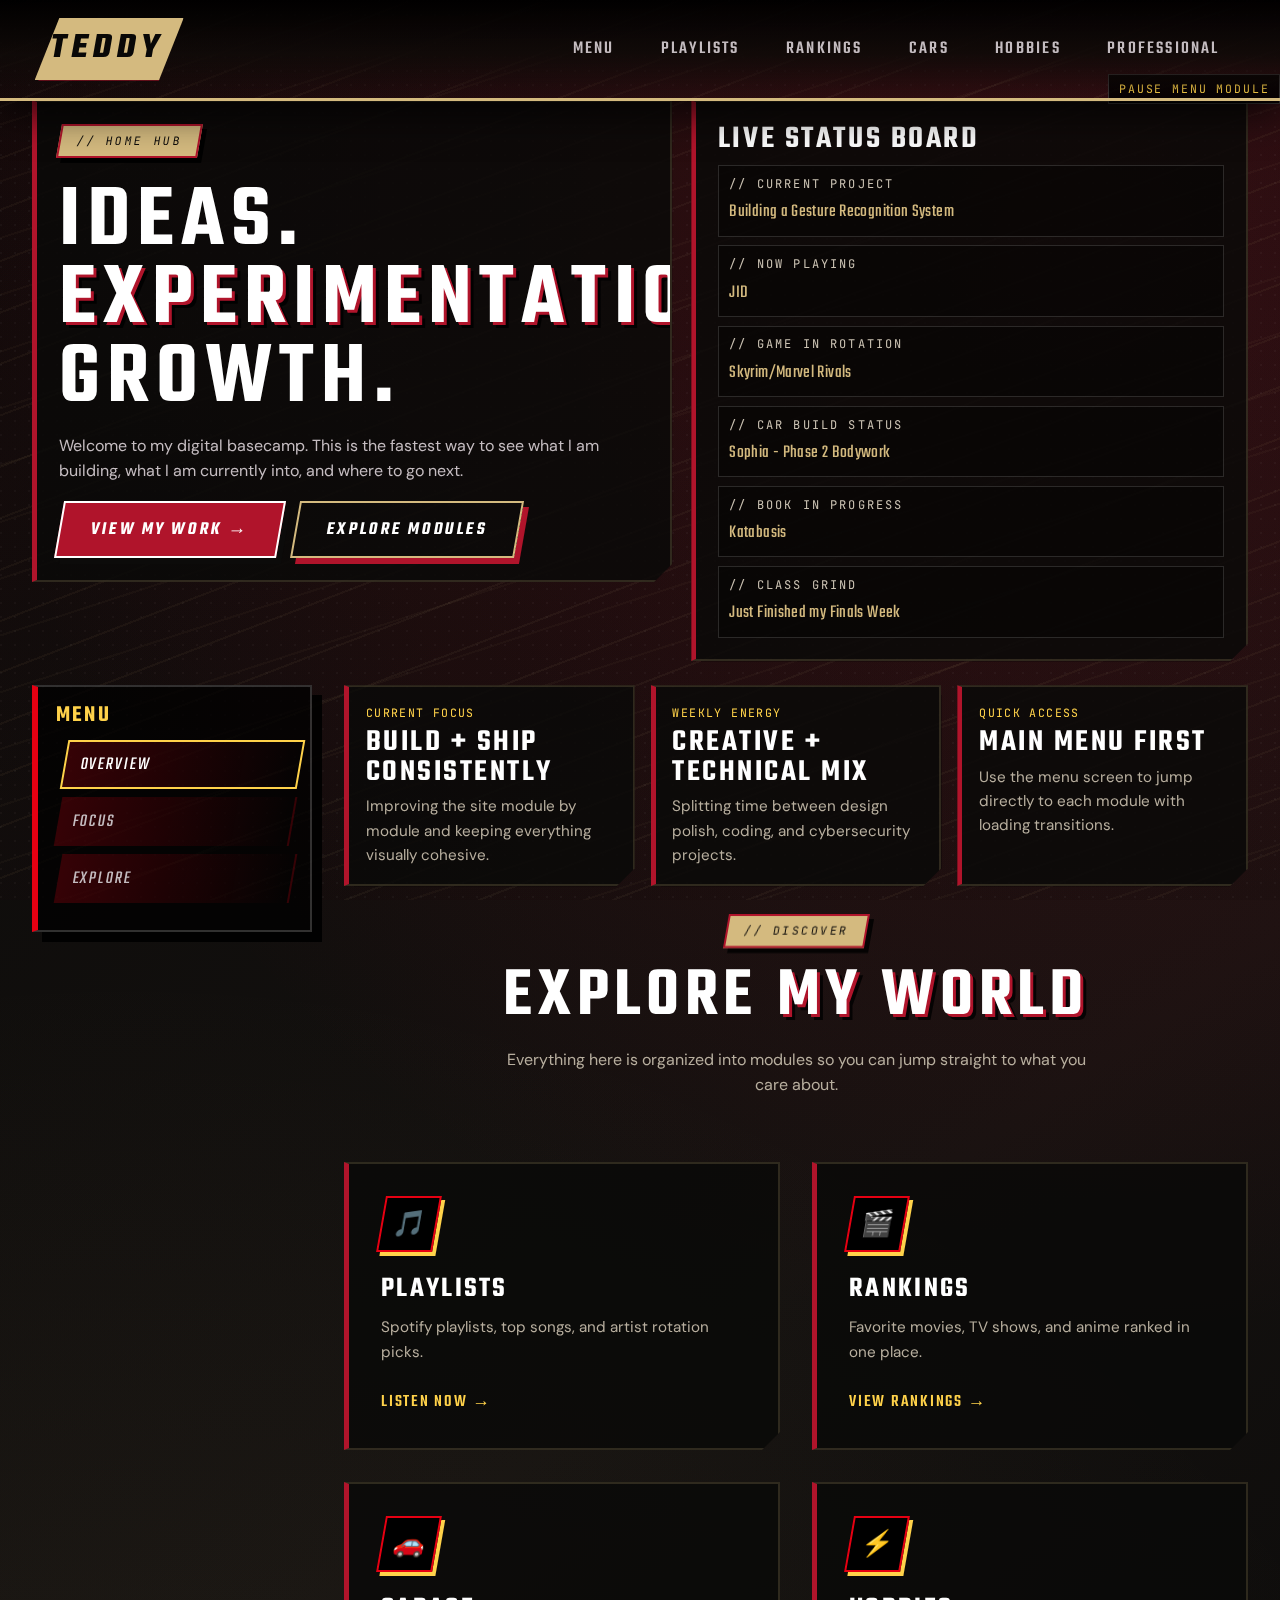
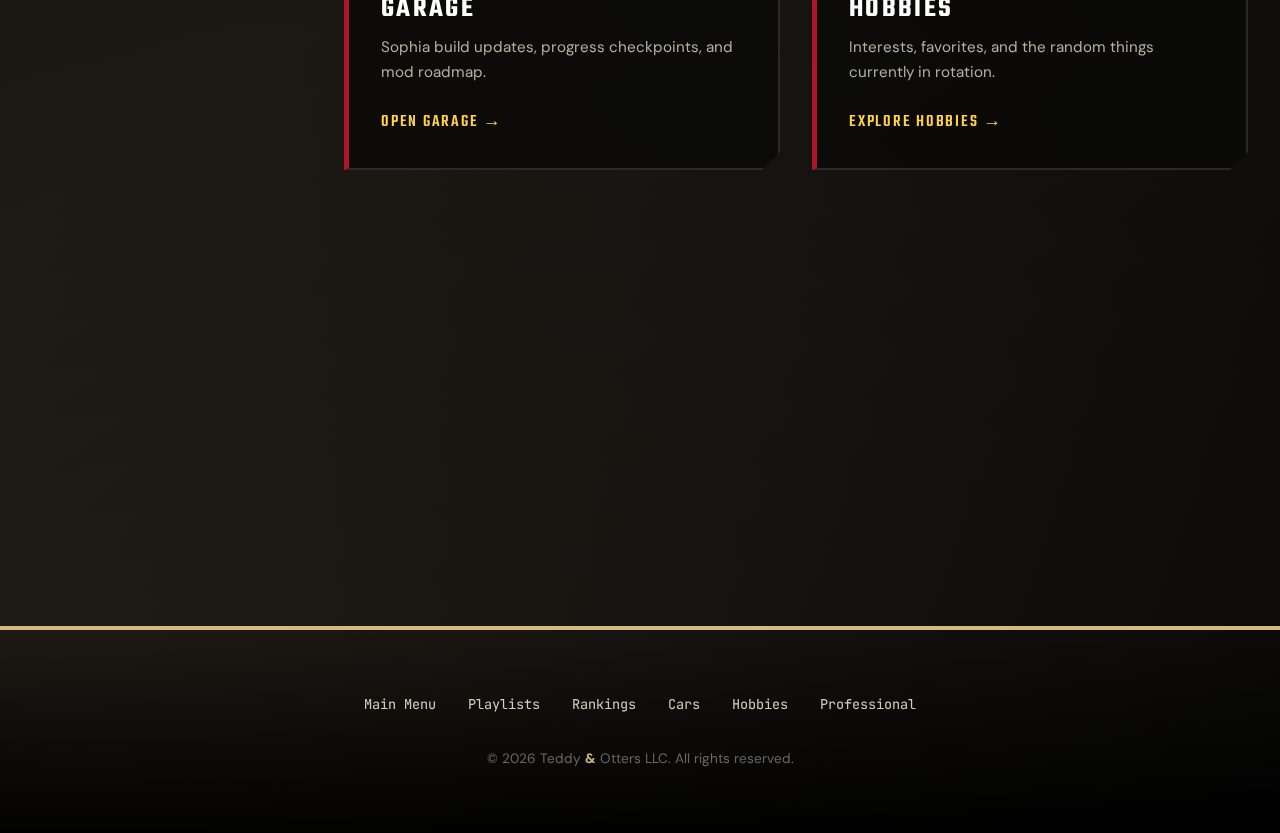
<file: index.html>
<!DOCTYPE html>
<html lang="en">
<head>
  <meta charset="UTF-8">
  <meta name="viewport" content="width=device-width, initial-scale=1.0">
  <title>Welcome | My Personal Space</title>
  
  <!-- Fonts -->
  <link rel="preconnect" href="https://fonts.googleapis.com">
  <link rel="preconnect" href="https://fonts.gstatic.com" crossorigin>
  <link href="https://fonts.googleapis.com/css2?family=Teko:wght@400;500;600;700&family=DM+Sans:wght@400;500;600&family=JetBrains+Mono:wght@400;500&display=swap" rel="stylesheet">
  
  <!-- Styles -->
  <link rel="stylesheet" href="styles.css">
</head>
<body class="module-page" data-loader-title="Home Hub">
  <!-- Navigation -->
  <nav class="nav">
    <a href="menu.html" class="nav-logo">TEDDY</a>
    <button class="nav-toggle" aria-label="Toggle navigation">
      <span></span>
      <span></span>
      <span></span>
    </button>
    <ul class="nav-links">
      <li><a href="menu.html" class="nav-link">Menu</a></li>
      <li><a href="media.html" class="nav-link">Playlists</a></li>
      <li><a href="rankings.html" class="nav-link">Rankings</a></li>
      <li><a href="cars.html" class="nav-link">Cars</a></li>
      <li><a href="hobbies.html" class="nav-link">Hobbies</a></li>
      <li><a href="professional.html" class="nav-link">Professional</a></li>
    </ul>
  </nav>

  <main class="page container home-hub-page">
    <section class="home-hub-top" id="overview">
      <article class="home-hub-intro card">
        <span class="section-tag">// Home Hub</span>
        <h1 class="home-hub-title">
          IDEAS. <span class="gradient-text">EXPERIMENTATION.</span> GROWTH.
        </h1>
        <p class="home-hub-copy">
          Welcome to my digital basecamp. This is the fastest way to see what I am building,
          what I am currently into, and where to go next.
        </p>
        <div class="home-hub-actions">
          <a href="professional.html" class="btn btn-primary">View My Work →</a>
          <a href="#explore" class="btn btn-secondary">Explore Modules</a>
        </div>
      </article>

      <aside class="home-hub-live card">
        <h2 class="home-hub-panel-title">Live Status Board</h2>
        <div class="home-hub-status-grid">
          <div class="home-hub-status">
            <span class="status-label">// CURRENT PROJECT</span>
            <span class="status-value">Building a Gesture Recognition System</span>
          </div>
          <div class="home-hub-status">
            <span class="status-label">// NOW PLAYING</span>
            <span class="status-value">JID</span>
          </div>
          <div class="home-hub-status">
            <span class="status-label">// GAME IN ROTATION</span>
            <span class="status-value">Skyrim/Marvel Rivals</span>
          </div>
          <div class="home-hub-status">
            <span class="status-label">// CAR BUILD STATUS</span>
            <span class="status-value">Sophia - Phase 2 Bodywork</span>
          </div>
          <div class="home-hub-status">
            <span class="status-label">// BOOK IN PROGRESS</span>
            <span class="status-value">Katabasis</span>
          </div>
          <div class="home-hub-status">
            <span class="status-label">// CLASS GRIND</span>
            <span class="status-value">Just Finished my Finals Week</span>
          </div>
        </div>
      </aside>
    </section>

    <div class="cars-menu-shell">
      <aside class="pause-menu animate-in stagger-2">
        <h2 class="pause-menu-title">Menu</h2>
        <a class="menu-option active" href="#overview">Overview</a>
        <a class="menu-option" href="#focus">Focus</a>
        <a class="menu-option" href="#explore">Explore</a>
      </aside>

      <section class="menu-content">
        <section class="home-hub-focus" id="focus">
          <div class="home-hub-focus-item card animate-in stagger-1">
            <p class="home-hub-focus-label">Current Focus</p>
            <h3 class="home-hub-focus-title">Build + Ship Consistently</h3>
            <p class="card-description">Improving the site module by module and keeping everything visually cohesive.</p>
          </div>
          <div class="home-hub-focus-item card animate-in stagger-2">
            <p class="home-hub-focus-label">Weekly Energy</p>
            <h3 class="home-hub-focus-title">Creative + Technical Mix</h3>
            <p class="card-description">Splitting time between design polish, coding, and cybersecurity projects.</p>
          </div>
          <div class="home-hub-focus-item card animate-in stagger-3">
            <p class="home-hub-focus-label">Quick Access</p>
            <h3 class="home-hub-focus-title">Main Menu First</h3>
            <p class="card-description">Use the menu screen to jump directly to each module with loading transitions.</p>
          </div>
        </section>

        <section id="explore" class="home-hub-explore">
          <div class="section-header">
            <span class="section-tag">// Discover</span>
            <h2 class="section-title">Explore <span class="gradient-text">My World</span></h2>
            <p class="section-description">
              Everything here is organized into modules so you can jump straight to what you care about.
            </p>
          </div>

          <div class="cards-grid">
            <a href="media.html" class="card animate-in stagger-1">
              <div class="card-icon">🎵</div>
              <h3 class="card-title">PLAYLISTS</h3>
              <p class="card-description">Spotify playlists, top songs, and artist rotation picks.</p>
              <span class="card-link">Listen Now →</span>
            </a>

            <a href="rankings.html" class="card animate-in stagger-2">
              <div class="card-icon">🎬</div>
              <h3 class="card-title">RANKINGS</h3>
              <p class="card-description">Favorite movies, TV shows, and anime ranked in one place.</p>
              <span class="card-link">View Rankings →</span>
            </a>

            <a href="cars.html" class="card animate-in stagger-3">
              <div class="card-icon">🚗</div>
              <h3 class="card-title">GARAGE</h3>
              <p class="card-description">Sophia build updates, progress checkpoints, and mod roadmap.</p>
              <span class="card-link">Open Garage →</span>
            </a>

            <a href="hobbies.html" class="card animate-in stagger-4">
              <div class="card-icon">⚡</div>
              <h3 class="card-title">HOBBIES</h3>
              <p class="card-description">Interests, favorites, and the random things currently in rotation.</p>
              <span class="card-link">Explore Hobbies →</span>
            </a>

            <a href="professional.html" class="card animate-in stagger-5">
              <div class="card-icon">💼</div>
              <h3 class="card-title">PROFESSIONAL</h3>
              <p class="card-description">Resume, portfolio work, and career timeline.</p>
              <span class="card-link">View Portfolio →</span>
            </a>

          </div>
        </section>
      </section>
    </div>
  </main>

  <!-- Footer -->
  <footer class="footer">
    <div class="footer-links">
      <a href="menu.html" class="footer-link">Main Menu</a>
      <a href="media.html" class="footer-link">Playlists</a>
      <a href="rankings.html" class="footer-link">Rankings</a>
      <a href="cars.html" class="footer-link">Cars</a>
      <a href="hobbies.html" class="footer-link">Hobbies</a>
      <a href="professional.html" class="footer-link">Professional</a>
    </div>
    <p class="footer-copyright">© 2026 Teddy <a href="deja.html" class="footer-ampersand">&</a> Otters LLC. All rights reserved.</p>
  </footer>

  <script src="script.js"></script>
</body>
</html>
</file>
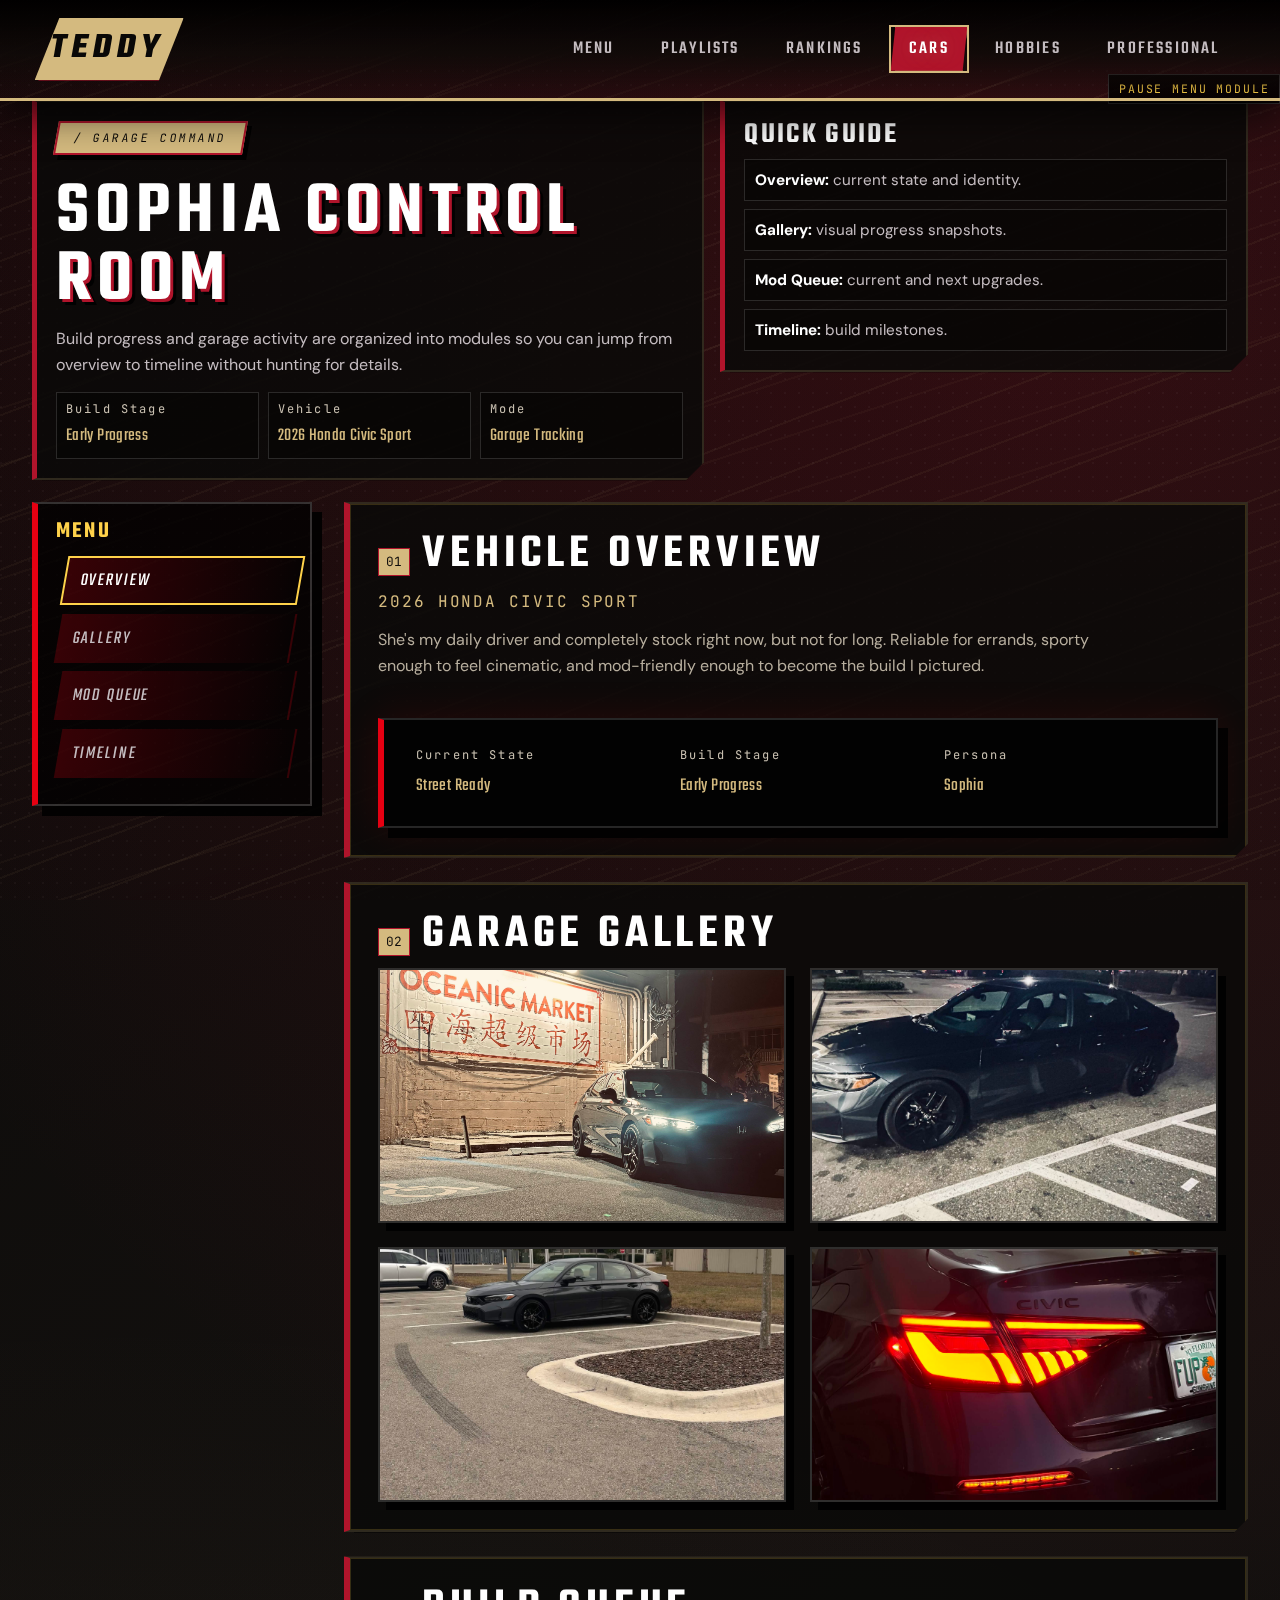
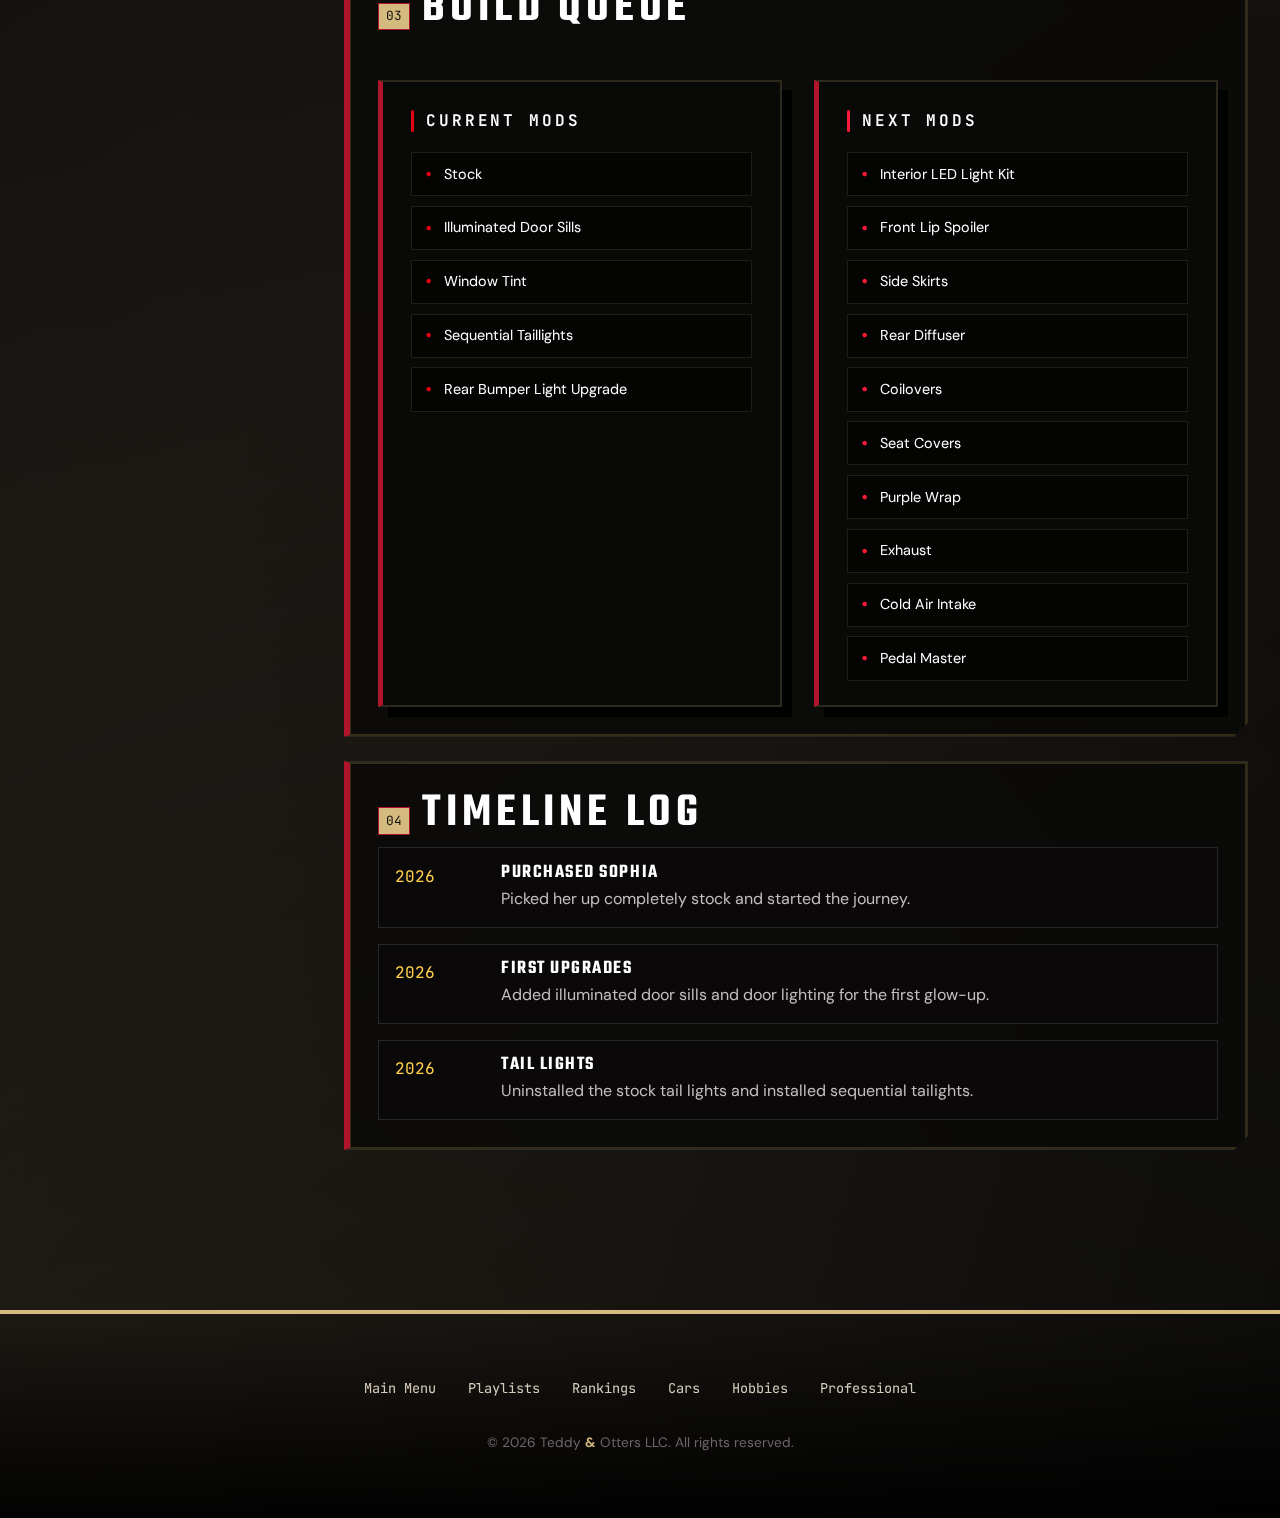
<file: cars.html>
<!DOCTYPE html>
<html lang="en">
<head>
  <meta charset="UTF-8">
  <meta name="viewport" content="width=device-width, initial-scale=1.0">
  <title>Cars | My Personal Space</title>
  
  <!-- Fonts -->
  <link rel="preconnect" href="https://fonts.googleapis.com">
  <link rel="preconnect" href="https://fonts.gstatic.com" crossorigin>
  <link href="https://fonts.googleapis.com/css2?family=Teko:wght@400;500;600;700&family=DM+Sans:wght@400;500;600&family=JetBrains+Mono:wght@400;500&display=swap" rel="stylesheet">
  
  <!-- Styles -->
  <link rel="stylesheet" href="styles.css">
</head>
<body class="cars-menu-page module-page" data-loader-title="Garage Module">

  <!-- Navigation -->
  <nav class="nav">
    <a href="index.html" class="nav-logo">TEDDY</a>
    <button class="nav-toggle" aria-label="Toggle navigation">
      <span></span>
      <span></span>
      <span></span>
    </button>
    <ul class="nav-links">
      <li><a href="index.html" class="nav-link">Menu</a></li>
      <li><a href="media.html" class="nav-link">Playlists</a></li>
      <li><a href="rankings.html" class="nav-link">Rankings</a></li>
      <li><a href="cars.html" class="nav-link active">Cars</a></li>
      <li><a href="hobbies.html" class="nav-link">Hobbies</a></li>
      <li><a href="professional.html" class="nav-link">Professional</a></li>
    </ul>
  </nav>

  <!-- Main Content -->
  <main class="page container cars-main module-dashboard-page">
    <section class="module-dashboard-top">
      <article class="module-dashboard-intro card animate-in stagger-1">
        <span class="section-tag">/ Garage Command</span>
        <h1 class="module-dashboard-title">Sophia <span class="gradient-text">Control Room</span></h1>
        <p class="module-dashboard-copy">
          Build progress and garage activity are organized into modules so you can jump
          from overview to timeline without hunting for details.
        </p>
        <div class="module-dashboard-meta">
          <div class="module-meta-item">
            <span class="status-label">Build Stage</span>
            <span class="status-value">Early Progress</span>
          </div>
          <div class="module-meta-item">
            <span class="status-label">Vehicle</span>
            <span class="status-value">2026 Honda Civic Sport</span>
          </div>
          <div class="module-meta-item">
            <span class="status-label">Mode</span>
            <span class="status-value">Garage Tracking</span>
          </div>
        </div>
      </article>
      <aside class="module-dashboard-aside card animate-in stagger-2">
        <h2 class="module-dashboard-aside-title">Quick Guide</h2>
        <ul class="module-dashboard-list">
          <li><strong>Overview:</strong> current state and identity.</li>
          <li><strong>Gallery:</strong> visual progress snapshots.</li>
          <li><strong>Mod Queue:</strong> current and next upgrades.</li>
          <li><strong>Timeline:</strong> build milestones.</li>
        </ul>
      </aside>
    </section>

    <div class="cars-menu-shell">
      <aside class="pause-menu animate-in stagger-2">
        <h2 class="pause-menu-title">Menu</h2>
        <a class="menu-option active" href="#overview">Overview</a>
        <a class="menu-option" href="#garage">Gallery</a>
        <a class="menu-option" href="#mods">Mod Queue</a>
        <a class="menu-option" href="#timeline">Timeline</a>
      </aside>

      <section class="menu-content">
        <article class="menu-panel animate-in stagger-2" id="overview">
          <div class="panel-heading-wrap">
            <span class="panel-index">01</span>
            <h2 class="panel-heading">Vehicle Overview</h2>
          </div>
          <p class="panel-kicker">2026 Honda Civic Sport</p>
          <p class="panel-copy">
            She's my daily driver and completely stock right now, but not for long. Reliable for errands,
            sporty enough to feel cinematic, and mod-friendly enough to become the build I pictured.
          </p>
          <div class="system-status">
            <div class="status-item">
              <span class="status-label">Current State</span>
              <span class="status-value">Street Ready</span>
            </div>
            <div class="status-item">
              <span class="status-label">Build Stage</span>
              <span class="status-value">Early Progress</span>
            </div>
            <div class="status-item">
              <span class="status-label">Persona</span>
              <span class="status-value">Sophia</span>
            </div>
          </div>
        </article>

        <article class="menu-panel animate-in stagger-3" id="garage">
          <div class="panel-heading-wrap">
            <span class="panel-index">02</span>
            <h2 class="panel-heading">Garage Gallery</h2>
          </div>
          <div class="gallery-grid">
            <div class="gallery-item">
              <img src="assets/Cars/base.jpg" alt="Sophia - Front View">
              <div class="gallery-overlay">
                <span class="gallery-caption">Front View</span>
              </div>
            </div>
            <div class="gallery-item">
              <img src="assets/Cars/outside.jpg" alt="Sophia - Outside Shot">
              <div class="gallery-overlay">
                <span class="gallery-caption">Outside Shot</span>
              </div>
            </div>
            <div class="gallery-item">
              <img src="assets/Cars/light.jpg" alt="Sophia - In the Garage">
              <div class="gallery-overlay">
                <span class="gallery-caption">In the Garage</span>
              </div>
            </div>
            <div class="gallery-item">
              <img src="assets/Cars/tail.jpg" alt="Sophia - Wiring Work">
              <div class="gallery-overlay">
                <span class="gallery-caption">Installing Door Sills</span>
              </div>
            </div>
          </div>
        </article>

        <article class="menu-panel animate-in stagger-4" id="mods">
          <div class="panel-heading-wrap">
            <span class="panel-index">03</span>
            <h2 class="panel-heading">Build Queue</h2>
          </div>
          <div class="mods-container">
            <div class="mods-section mods-current">
              <h3>Current Mods</h3>
              <ul class="mod-list">
                <li class="mod-item">Stock</li>
                <li class="mod-item">Illuminated Door Sills</li>
                <li class="mod-item">Window Tint</li>
                <li class="mod-item">Sequential Taillights</li>
                <li class="mod-item">Rear Bumper Light Upgrade</li>
              </ul>
            </div>
            <div class="mods-section mods-planned">
              <h3>Next Mods</h3>
              <ul class="mod-list">
                <li class="mod-item">Interior LED Light Kit</li>
                <li class="mod-item">Front Lip Spoiler</li>
                <li class="mod-item">Side Skirts</li>
                <li class="mod-item">Rear Diffuser</li>
                <li class="mod-item">Coilovers</li>
                <li class="mod-item">Seat Covers</li>
                <li class="mod-item">Purple Wrap</li>
                <li class="mod-item">Exhaust</li>
                <li class="mod-item">Cold Air Intake</li>
                <li class="mod-item">Pedal Master</li>
              </ul>
            </div>
          </div>
        </article>

        <article class="menu-panel animate-in stagger-5" id="timeline">
          <div class="panel-heading-wrap">
            <span class="panel-index">04</span>
            <h2 class="panel-heading">Timeline Log</h2>
          </div>
          <div class="timeline-log">
            <div class="timeline-entry">
              <span class="timeline-year">2026</span>
              <div>
                <h4>Purchased Sophia</h4>
                <p>Picked her up completely stock and started the journey.</p>
              </div>
            </div>
            <div class="timeline-entry">
              <span class="timeline-year">2026</span>
              <div>
                <h4>First Upgrades</h4>
                <p>Added illuminated door sills and door lighting for the first glow-up.</p>
              </div>
            </div>
            <div class="timeline-entry">
              <span class="timeline-year">2026</span>
              <div>
                <h4>Tail Lights</h4>
                <p>Uninstalled the stock tail lights and installed sequential tailights.</p>
              </div>
            </div>
          </div>
        </article>
      </section>
    </div>
  </main>

  <!-- Footer -->
  <footer class="footer">
    <div class="footer-links">
      <a href="index.html" class="footer-link">Main Menu</a>
      <a href="media.html" class="footer-link">Playlists</a>
      <a href="rankings.html" class="footer-link">Rankings</a>
      <a href="cars.html" class="footer-link">Cars</a>
      <a href="hobbies.html" class="footer-link">Hobbies</a>
      <a href="professional.html" class="footer-link">Professional</a>
    </div>
    <p class="footer-copyright">© 2026 Teddy <a href="deja.html" class="footer-ampersand">&</a> Otters LLC. All rights reserved.</p>
  </footer>

  <script src="script.js"></script>
</body>
</html>
</file>
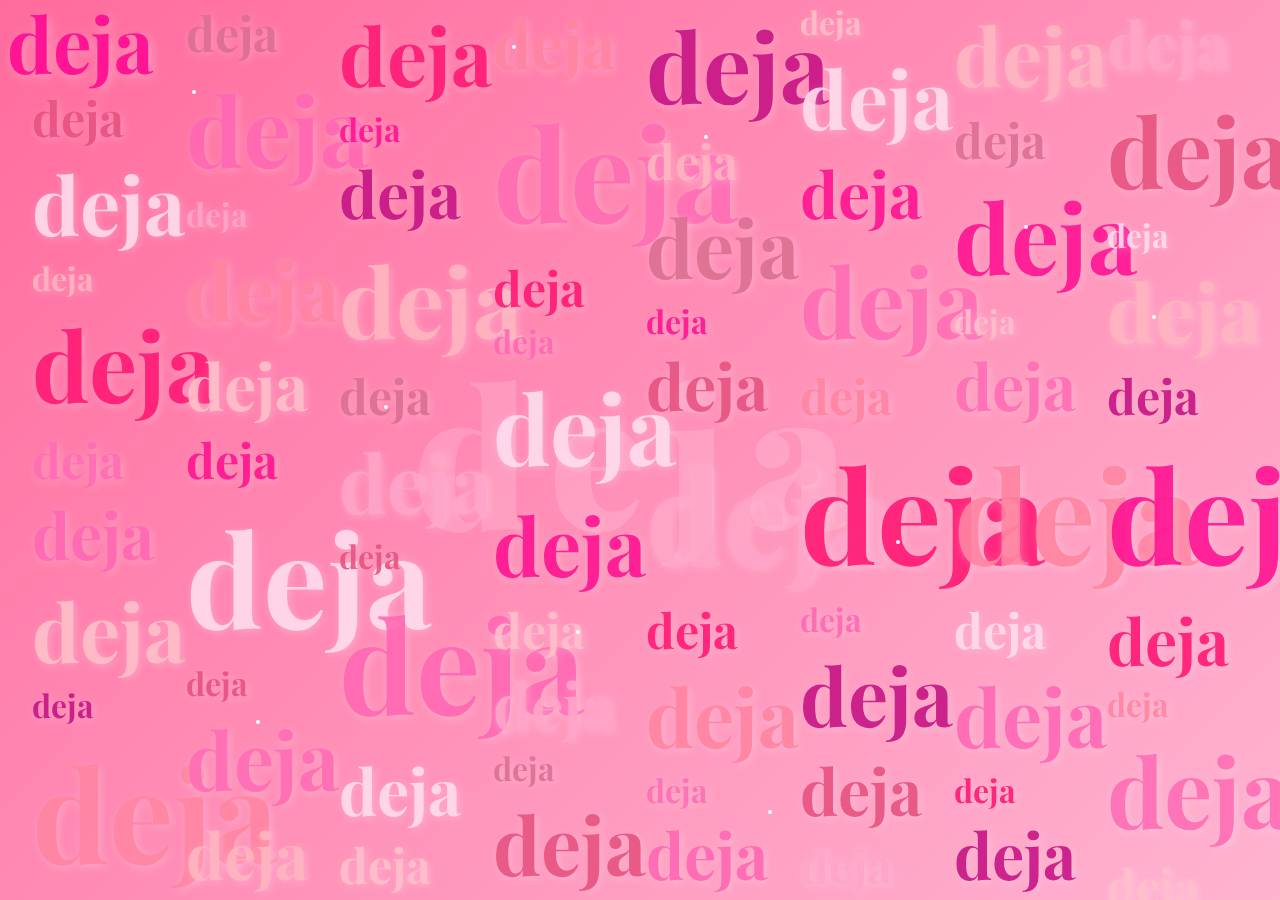
<file: deja.html>
<!DOCTYPE html>
<html lang="en">
<head>
  <meta charset="UTF-8">
  <meta name="viewport" content="width=device-width, initial-scale=1.0">
  <title>deja</title>
  
  <link rel="preconnect" href="https://fonts.googleapis.com">
  <link rel="preconnect" href="https://fonts.gstatic.com" crossorigin>
  <link href="https://fonts.googleapis.com/css2?family=Bebas+Neue&family=Playfair+Display:wght@400;700;900&display=swap" rel="stylesheet">
  
  <style>
    * {
      margin: 0;
      padding: 0;
      box-sizing: border-box;
    }

    body {
      background: linear-gradient(135deg, #ff6b9d 0%, #ffb3d1 25%, #ff85a2 50%, #ffc2d4 75%, #ff6b9d 100%);
      background-size: 400% 400%;
      animation: gradientShift 15s ease infinite;
      overflow: hidden;
      min-height: 100vh;
      position: relative;
    }

    @keyframes gradientShift {
      0% { background-position: 0% 50%; }
      50% { background-position: 100% 50%; }
      100% { background-position: 0% 50%; }
    }

    .scroll-container {
      position: fixed;
      top: 0;
      left: 0;
      width: 100%;
      height: 100%;
      overflow: hidden;
    }

    .scroll-track {
      display: flex;
      flex-direction: column;
      animation: scrollUp 20s linear infinite;
    }

    .scroll-track-reverse {
      animation: scrollDown 25s linear infinite;
    }

    @keyframes scrollUp {
      0% { transform: translateY(0); }
      100% { transform: translateY(-50%); }
    }

    @keyframes scrollDown {
      0% { transform: translateY(-50%); }
      100% { transform: translateY(0); }
    }

    .deja-row {
      display: flex;
      white-space: nowrap;
      padding: 0.5rem 0;
    }

    .deja {
      font-family: 'Playfair Display', serif;
      font-weight: 700;
      padding: 0 2rem;
      opacity: 0.9;
      text-shadow: 2px 2px 10px rgba(255, 255, 255, 0.3);
      transition: transform 0.3s ease, opacity 0.3s ease;
    }

    .deja:hover {
      transform: scale(1.2);
      opacity: 1;
    }

    /* Different sizes */
    .size-1 { font-size: 2rem; }
    .size-2 { font-size: 3rem; }
    .size-3 { font-size: 4rem; }
    .size-4 { font-size: 5rem; }
    .size-5 { font-size: 6rem; }
    .size-6 { font-size: 8rem; }

    /* Different shades of pink */
    .pink-1 { color: #ff1493; } /* Deep Pink */
    .pink-2 { color: #ff69b4; } /* Hot Pink */
    .pink-3 { color: #ffb6c1; } /* Light Pink */
    .pink-4 { color: #ff85a2; } /* Salmon Pink */
    .pink-5 { color: #e75480; } /* Dark Pink */
    .pink-6 { color: #ffc0cb; } /* Pink */
    .pink-7 { color: #ff1a75; } /* Neon Pink */
    .pink-8 { color: #db7093; } /* Pale Violet Red */
    .pink-9 { color: #ffddee; } /* Blush */
    .pink-10 { color: #c71585; } /* Medium Violet Red */
    .pink-11 { color: #ff6eb4; } /* Bright Pink */
    .pink-12 { color: #ffa6c9; } /* Carnation Pink */

    /* Floating columns */
    .column {
      position: absolute;
      display: flex;
      flex-direction: column;
      align-items: center;
    }

    .col-1 { left: 0%; }
    .col-2 { left: 12%; }
    .col-3 { left: 24%; }
    .col-4 { left: 36%; }
    .col-5 { left: 48%; }
    .col-6 { left: 60%; }
    .col-7 { left: 72%; }
    .col-8 { left: 84%; }

    /* Sparkle effect */
    .sparkle {
      position: fixed;
      width: 4px;
      height: 4px;
      background: white;
      border-radius: 50%;
      pointer-events: none;
      animation: sparkle 2s ease-in-out infinite;
    }

    @keyframes sparkle {
      0%, 100% { opacity: 0; transform: scale(0); }
      50% { opacity: 1; transform: scale(1); }
    }

    /* Center focus text */
    .center-deja {
      position: fixed;
      top: 50%;
      left: 50%;
      transform: translate(-50%, -50%);
      font-family: 'Playfair Display', serif;
      font-size: 15vw;
      font-weight: 900;
      color: rgba(255, 255, 255, 0.15);
      text-transform: lowercase;
      letter-spacing: 0.1em;
      pointer-events: none;
      z-index: 0;
    }
  </style>
</head>
<body>
  <!-- Giant background text -->
  <div class="center-deja">deja</div>

  <!-- Scrolling columns -->
  <div class="scroll-container">
    <!-- Column 1 -->
    <div class="column col-1">
      <div class="scroll-track">
        <span class="deja size-3 pink-1">deja</span>
        <span class="deja size-2 pink-5">deja</span>
        <span class="deja size-4 pink-9">deja</span>
        <span class="deja size-1 pink-3">deja</span>
        <span class="deja size-5 pink-7">deja</span>
        <span class="deja size-2 pink-11">deja</span>
        <span class="deja size-3 pink-2">deja</span>
        <span class="deja size-4 pink-6">deja</span>
        <span class="deja size-1 pink-10">deja</span>
        <span class="deja size-6 pink-4">deja</span>
        <span class="deja size-3 pink-1">deja</span>
        <span class="deja size-2 pink-5">deja</span>
        <span class="deja size-4 pink-9">deja</span>
        <span class="deja size-1 pink-3">deja</span>
        <span class="deja size-5 pink-7">deja</span>
        <span class="deja size-2 pink-11">deja</span>
        <span class="deja size-3 pink-2">deja</span>
        <span class="deja size-4 pink-6">deja</span>
        <span class="deja size-1 pink-10">deja</span>
        <span class="deja size-6 pink-4">deja</span>
      </div>
    </div>

    <!-- Column 2 -->
    <div class="column col-2">
      <div class="scroll-track scroll-track-reverse">
        <span class="deja size-2 pink-8">deja</span>
        <span class="deja size-5 pink-2">deja</span>
        <span class="deja size-1 pink-12">deja</span>
        <span class="deja size-4 pink-4">deja</span>
        <span class="deja size-3 pink-6">deja</span>
        <span class="deja size-2 pink-1">deja</span>
        <span class="deja size-6 pink-9">deja</span>
        <span class="deja size-1 pink-5">deja</span>
        <span class="deja size-4 pink-11">deja</span>
        <span class="deja size-3 pink-3">deja</span>
        <span class="deja size-2 pink-8">deja</span>
        <span class="deja size-5 pink-2">deja</span>
        <span class="deja size-1 pink-12">deja</span>
        <span class="deja size-4 pink-4">deja</span>
        <span class="deja size-3 pink-6">deja</span>
        <span class="deja size-2 pink-1">deja</span>
        <span class="deja size-6 pink-9">deja</span>
        <span class="deja size-1 pink-5">deja</span>
        <span class="deja size-4 pink-11">deja</span>
        <span class="deja size-3 pink-3">deja</span>
      </div>
    </div>

    <!-- Column 3 -->
    <div class="column col-3">
      <div class="scroll-track" style="animation-duration: 18s;">
        <span class="deja size-4 pink-7">deja</span>
        <span class="deja size-1 pink-1">deja</span>
        <span class="deja size-3 pink-10">deja</span>
        <span class="deja size-5 pink-3">deja</span>
        <span class="deja size-2 pink-8">deja</span>
        <span class="deja size-4 pink-12">deja</span>
        <span class="deja size-1 pink-5">deja</span>
        <span class="deja size-6 pink-2">deja</span>
        <span class="deja size-3 pink-9">deja</span>
        <span class="deja size-2 pink-6">deja</span>
        <span class="deja size-4 pink-7">deja</span>
        <span class="deja size-1 pink-1">deja</span>
        <span class="deja size-3 pink-10">deja</span>
        <span class="deja size-5 pink-3">deja</span>
        <span class="deja size-2 pink-8">deja</span>
        <span class="deja size-4 pink-12">deja</span>
        <span class="deja size-1 pink-5">deja</span>
        <span class="deja size-6 pink-2">deja</span>
        <span class="deja size-3 pink-9">deja</span>
        <span class="deja size-2 pink-6">deja</span>
      </div>
    </div>

    <!-- Column 4 -->
    <div class="column col-4">
      <div class="scroll-track scroll-track-reverse" style="animation-duration: 22s;">
        <span class="deja size-3 pink-4">deja</span>
        <span class="deja size-6 pink-11">deja</span>
        <span class="deja size-2 pink-7">deja</span>
        <span class="deja size-1 pink-2">deja</span>
        <span class="deja size-5 pink-9">deja</span>
        <span class="deja size-4 pink-1">deja</span>
        <span class="deja size-2 pink-6">deja</span>
        <span class="deja size-3 pink-12">deja</span>
        <span class="deja size-1 pink-8">deja</span>
        <span class="deja size-4 pink-5">deja</span>
        <span class="deja size-3 pink-4">deja</span>
        <span class="deja size-6 pink-11">deja</span>
        <span class="deja size-2 pink-7">deja</span>
        <span class="deja size-1 pink-2">deja</span>
        <span class="deja size-5 pink-9">deja</span>
        <span class="deja size-4 pink-1">deja</span>
        <span class="deja size-2 pink-6">deja</span>
        <span class="deja size-3 pink-12">deja</span>
        <span class="deja size-1 pink-8">deja</span>
        <span class="deja size-4 pink-5">deja</span>
      </div>
    </div>

    <!-- Column 5 -->
    <div class="column col-5">
      <div class="scroll-track" style="animation-duration: 16s;">
        <span class="deja size-5 pink-10">deja</span>
        <span class="deja size-2 pink-3">deja</span>
        <span class="deja size-4 pink-8">deja</span>
        <span class="deja size-1 pink-1">deja</span>
        <span class="deja size-3 pink-5">deja</span>
        <span class="deja size-6 pink-12">deja</span>
        <span class="deja size-2 pink-7">deja</span>
        <span class="deja size-4 pink-4">deja</span>
        <span class="deja size-1 pink-11">deja</span>
        <span class="deja size-3 pink-2">deja</span>
        <span class="deja size-5 pink-10">deja</span>
        <span class="deja size-2 pink-3">deja</span>
        <span class="deja size-4 pink-8">deja</span>
        <span class="deja size-1 pink-1">deja</span>
        <span class="deja size-3 pink-5">deja</span>
        <span class="deja size-6 pink-12">deja</span>
        <span class="deja size-2 pink-7">deja</span>
        <span class="deja size-4 pink-4">deja</span>
        <span class="deja size-1 pink-11">deja</span>
        <span class="deja size-3 pink-2">deja</span>
      </div>
    </div>

    <!-- Column 6 -->
    <div class="column col-6">
      <div class="scroll-track scroll-track-reverse" style="animation-duration: 19s;">
        <span class="deja size-1 pink-6">deja</span>
        <span class="deja size-4 pink-9">deja</span>
        <span class="deja size-3 pink-1">deja</span>
        <span class="deja size-5 pink-11">deja</span>
        <span class="deja size-2 pink-4">deja</span>
        <span class="deja size-6 pink-7">deja</span>
        <span class="deja size-1 pink-2">deja</span>
        <span class="deja size-4 pink-10">deja</span>
        <span class="deja size-3 pink-5">deja</span>
        <span class="deja size-2 pink-12">deja</span>
        <span class="deja size-1 pink-6">deja</span>
        <span class="deja size-4 pink-9">deja</span>
        <span class="deja size-3 pink-1">deja</span>
        <span class="deja size-5 pink-11">deja</span>
        <span class="deja size-2 pink-4">deja</span>
        <span class="deja size-6 pink-7">deja</span>
        <span class="deja size-1 pink-2">deja</span>
        <span class="deja size-4 pink-10">deja</span>
        <span class="deja size-3 pink-5">deja</span>
        <span class="deja size-2 pink-12">deja</span>
      </div>
    </div>

    <!-- Column 7 -->
    <div class="column col-7">
      <div class="scroll-track" style="animation-duration: 24s;">
        <span class="deja size-4 pink-3">deja</span>
        <span class="deja size-2 pink-8">deja</span>
        <span class="deja size-5 pink-1">deja</span>
        <span class="deja size-1 pink-6">deja</span>
        <span class="deja size-3 pink-11">deja</span>
        <span class="deja size-6 pink-4">deja</span>
        <span class="deja size-2 pink-9">deja</span>
        <span class="deja size-4 pink-2">deja</span>
        <span class="deja size-1 pink-7">deja</span>
        <span class="deja size-3 pink-10">deja</span>
        <span class="deja size-4 pink-3">deja</span>
        <span class="deja size-2 pink-8">deja</span>
        <span class="deja size-5 pink-1">deja</span>
        <span class="deja size-1 pink-6">deja</span>
        <span class="deja size-3 pink-11">deja</span>
        <span class="deja size-6 pink-4">deja</span>
        <span class="deja size-2 pink-9">deja</span>
        <span class="deja size-4 pink-2">deja</span>
        <span class="deja size-1 pink-7">deja</span>
        <span class="deja size-3 pink-10">deja</span>
      </div>
    </div>

    <!-- Column 8 -->
    <div class="column col-8">
      <div class="scroll-track scroll-track-reverse" style="animation-duration: 21s;">
        <span class="deja size-3 pink-12">deja</span>
        <span class="deja size-5 pink-5">deja</span>
        <span class="deja size-1 pink-9">deja</span>
        <span class="deja size-4 pink-3">deja</span>
        <span class="deja size-2 pink-10">deja</span>
        <span class="deja size-6 pink-1">deja</span>
        <span class="deja size-3 pink-7">deja</span>
        <span class="deja size-1 pink-4">deja</span>
        <span class="deja size-5 pink-11">deja</span>
        <span class="deja size-2 pink-6">deja</span>
        <span class="deja size-3 pink-12">deja</span>
        <span class="deja size-5 pink-5">deja</span>
        <span class="deja size-1 pink-9">deja</span>
        <span class="deja size-4 pink-3">deja</span>
        <span class="deja size-2 pink-10">deja</span>
        <span class="deja size-6 pink-1">deja</span>
        <span class="deja size-3 pink-7">deja</span>
        <span class="deja size-1 pink-4">deja</span>
        <span class="deja size-5 pink-11">deja</span>
        <span class="deja size-2 pink-6">deja</span>
      </div>
    </div>
  </div>

  <!-- Sparkles -->
  <div class="sparkle" style="top: 10%; left: 15%; animation-delay: 0s;"></div>
  <div class="sparkle" style="top: 25%; left: 80%; animation-delay: 0.5s;"></div>
  <div class="sparkle" style="top: 45%; left: 30%; animation-delay: 1s;"></div>
  <div class="sparkle" style="top: 60%; left: 70%; animation-delay: 1.5s;"></div>
  <div class="sparkle" style="top: 80%; left: 20%; animation-delay: 0.3s;"></div>
  <div class="sparkle" style="top: 15%; left: 55%; animation-delay: 0.8s;"></div>
  <div class="sparkle" style="top: 70%; left: 45%; animation-delay: 1.2s;"></div>
  <div class="sparkle" style="top: 35%; left: 90%; animation-delay: 0.7s;"></div>
  <div class="sparkle" style="top: 90%; left: 60%; animation-delay: 1.8s;"></div>
  <div class="sparkle" style="top: 5%; left: 40%; animation-delay: 0.2s;"></div>
</body>
</html>
</file>
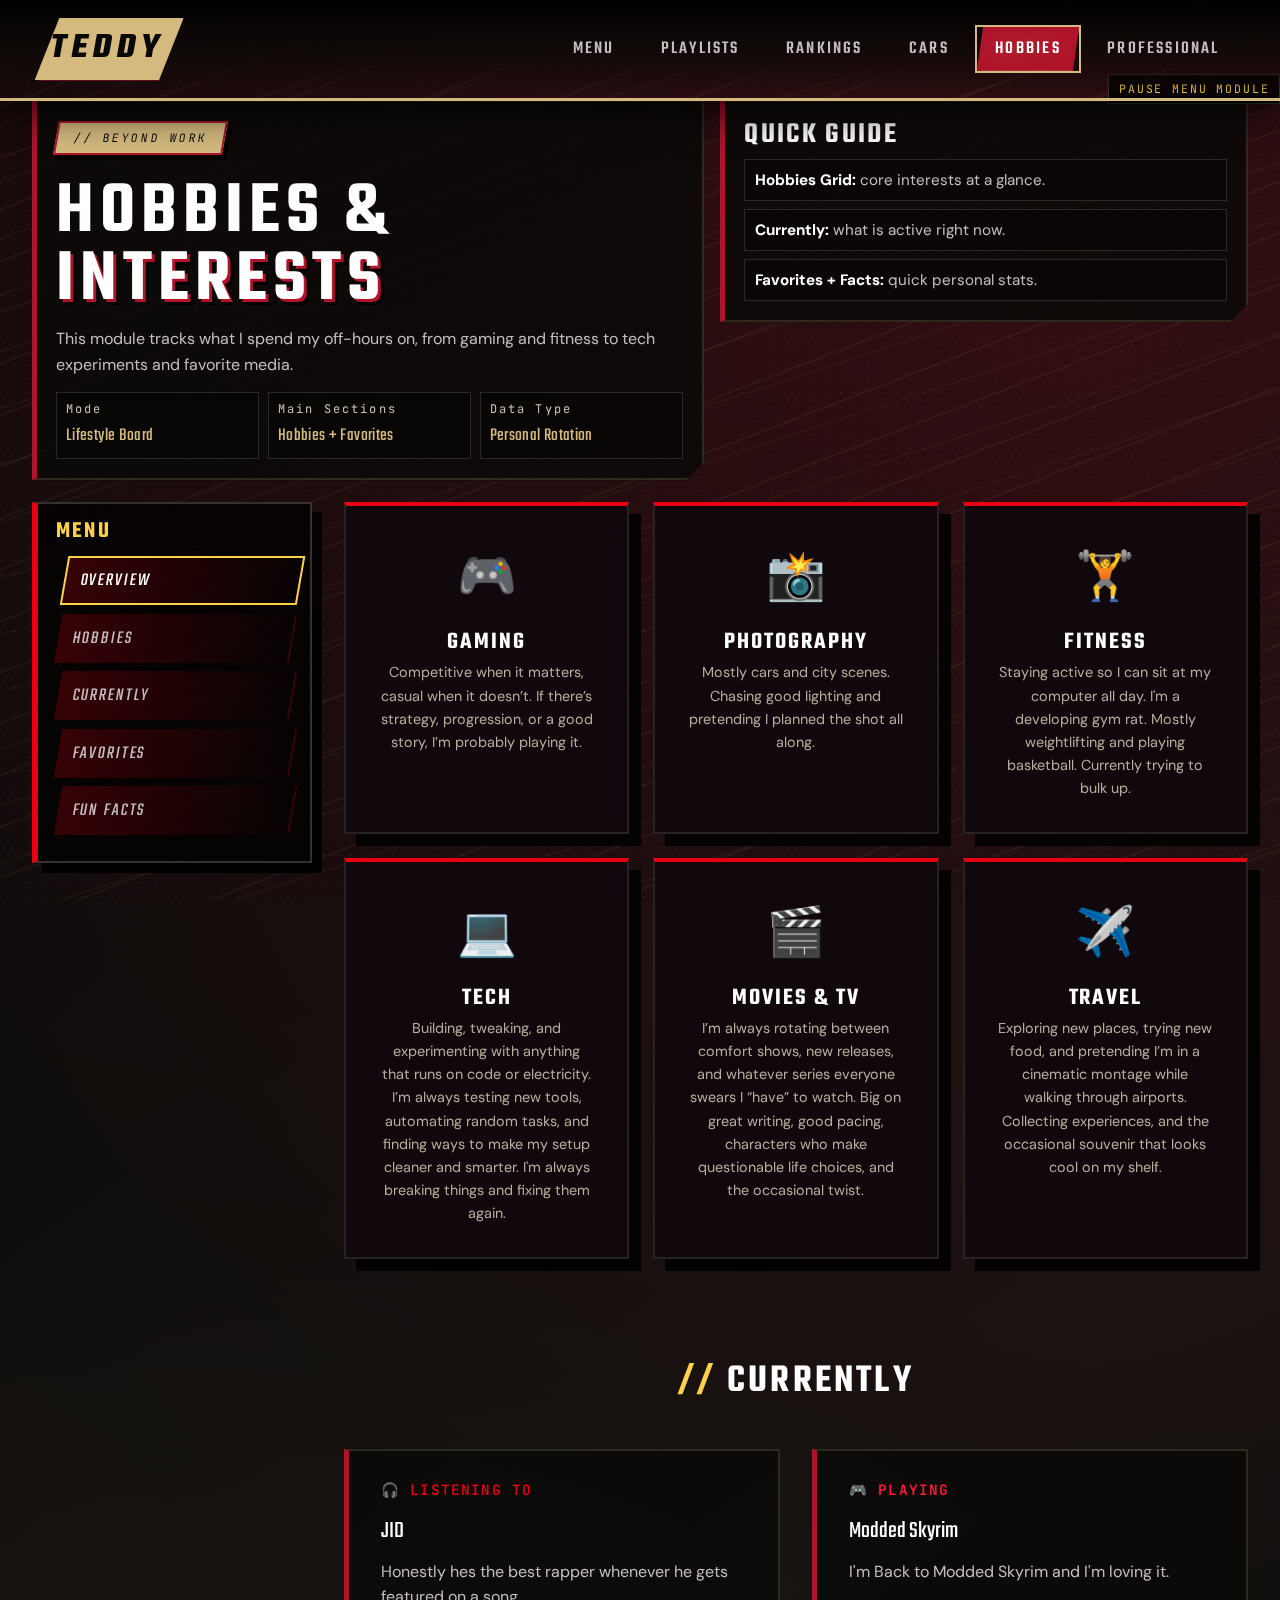
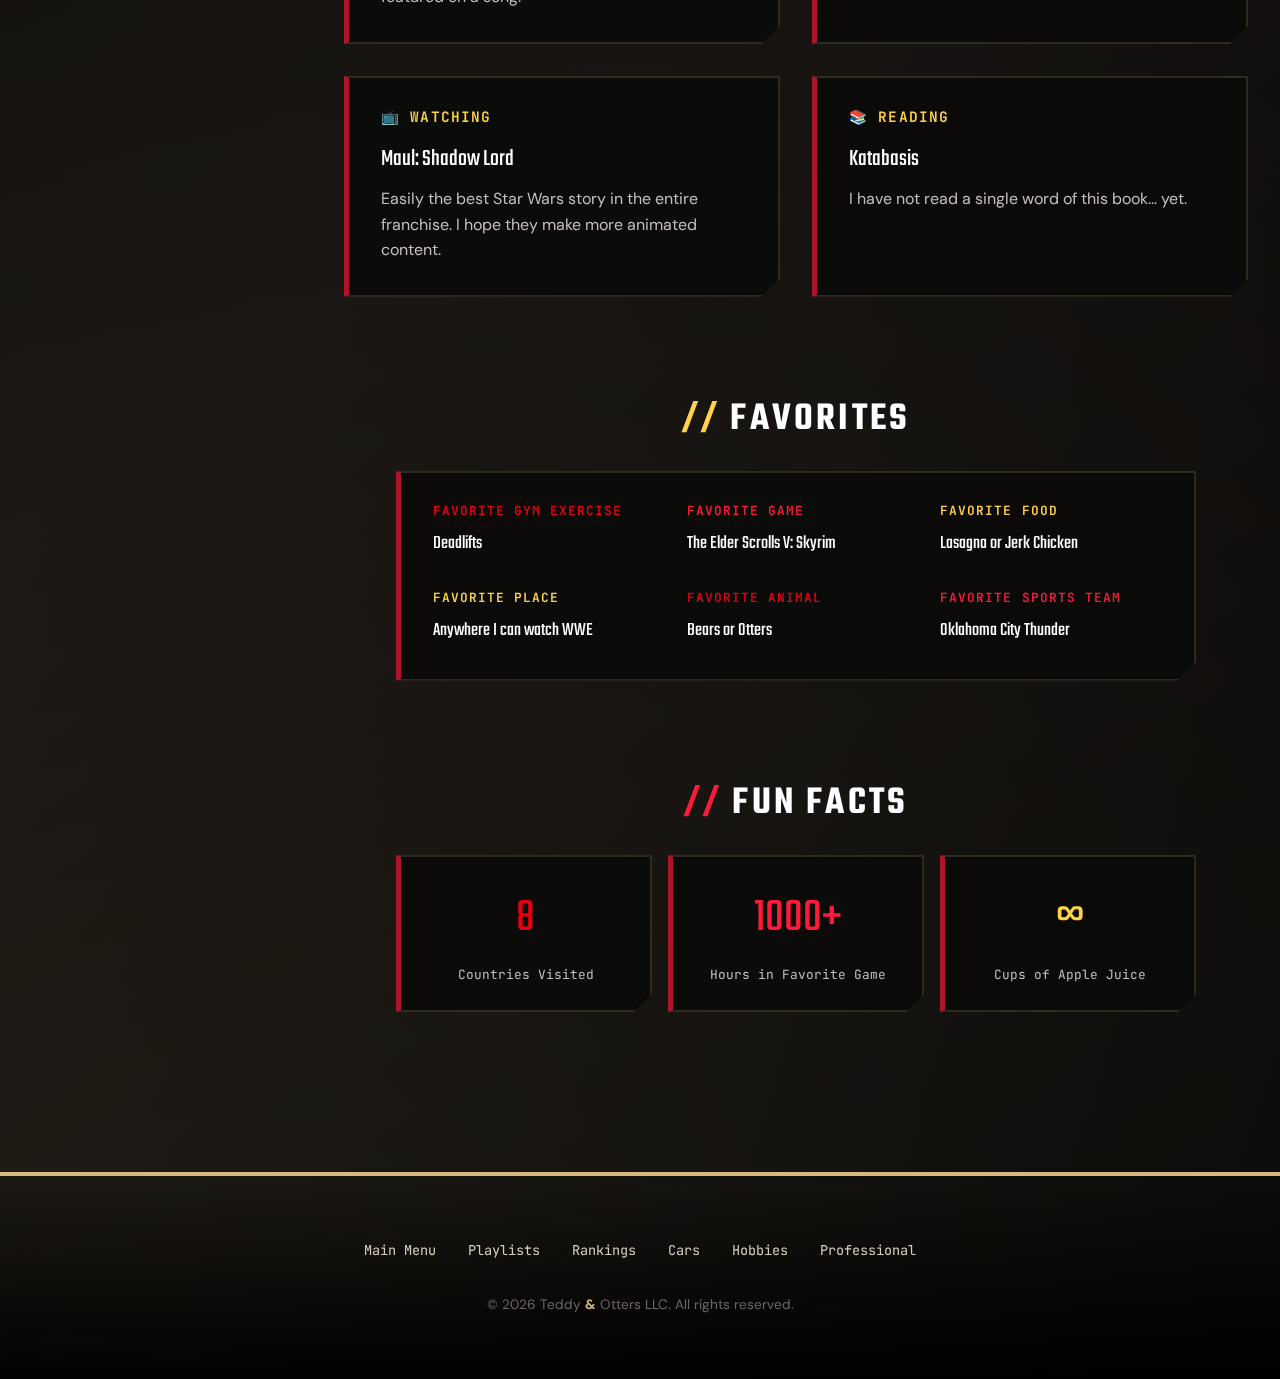
<file: hobbies.html>
<!DOCTYPE html>
<html lang="en">
<head>
  <meta charset="UTF-8">
  <meta name="viewport" content="width=device-width, initial-scale=1.0">
  <title>Hobbies & Interests | My Personal Space</title>
  
  <!-- Fonts -->
  <link rel="preconnect" href="https://fonts.googleapis.com">
  <link rel="preconnect" href="https://fonts.gstatic.com" crossorigin>
  <link href="https://fonts.googleapis.com/css2?family=Teko:wght@400;500;600;700&family=DM+Sans:wght@400;500;600&family=JetBrains+Mono:wght@400;500&display=swap" rel="stylesheet">
  
  <!-- Styles -->
  <link rel="stylesheet" href="styles.css">
</head>
<body class="module-page" data-loader-title="Hobbies Module">
  <!-- Navigation -->
  <nav class="nav">
    <a href="menu.html" class="nav-logo">TEDDY</a>
    <button class="nav-toggle" aria-label="Toggle navigation">
      <span></span>
      <span></span>
      <span></span>
    </button>
    <ul class="nav-links">
      <li><a href="menu.html" class="nav-link">Menu</a></li>
      <li><a href="media.html" class="nav-link">Playlists</a></li>
      <li><a href="rankings.html" class="nav-link">Rankings</a></li>
      <li><a href="cars.html" class="nav-link">Cars</a></li>
      <li><a href="hobbies.html" class="nav-link active">Hobbies</a></li>
      <li><a href="professional.html" class="nav-link">Professional</a></li>
    </ul>
  </nav>

  <!-- Main Content -->
  <main class="page container module-dashboard-page">
    <section class="module-dashboard-top" id="overview">
      <article class="module-dashboard-intro card">
        <span class="section-tag">// Beyond Work</span>
        <h1 class="module-dashboard-title">Hobbies & <span class="gradient-text">Interests</span></h1>
        <p class="module-dashboard-copy">
          This module tracks what I spend my off-hours on, from gaming and fitness
          to tech experiments and favorite media.
        </p>
        <div class="module-dashboard-meta">
          <div class="module-meta-item">
            <span class="status-label">Mode</span>
            <span class="status-value">Lifestyle Board</span>
          </div>
          <div class="module-meta-item">
            <span class="status-label">Main Sections</span>
            <span class="status-value">Hobbies + Favorites</span>
          </div>
          <div class="module-meta-item">
            <span class="status-label">Data Type</span>
            <span class="status-value">Personal Rotation</span>
          </div>
        </div>
      </article>
      <aside class="module-dashboard-aside card">
        <h2 class="module-dashboard-aside-title">Quick Guide</h2>
        <ul class="module-dashboard-list">
          <li><strong>Hobbies Grid:</strong> core interests at a glance.</li>
          <li><strong>Currently:</strong> what is active right now.</li>
          <li><strong>Favorites + Facts:</strong> quick personal stats.</li>
        </ul>
      </aside>
    </section>

    <div class="cars-menu-shell">
      <aside class="pause-menu animate-in stagger-2">
        <h2 class="pause-menu-title">Menu</h2>
        <a class="menu-option active" href="#overview">Overview</a>
        <a class="menu-option" href="#hobbies-grid">Hobbies</a>
        <a class="menu-option" href="#currently">Currently</a>
        <a class="menu-option" href="#favorites">Favorites</a>
        <a class="menu-option" href="#fun-facts">Fun Facts</a>
      </aside>

      <section class="menu-content">
    <!-- Hobbies Grid -->
    <div class="hobbies-grid" id="hobbies-grid">
      <div class="hobby-card animate-in stagger-1" style="opacity: 0;">
        <div class="hobby-icon">🎮</div>
        <h3 class="hobby-title">GAMING</h3>
        <p class="hobby-description">
          Competitive when it matters, casual when it doesn’t.
If there’s strategy, progression, or a good story, I’m probably playing it.
        </p>
      </div>

      <div class="hobby-card animate-in stagger-2" style="opacity: 0;">
        <div class="hobby-icon">📸</div>
        <h3 class="hobby-title">PHOTOGRAPHY</h3>
        <p class="hobby-description">
          Mostly cars and city scenes.
Chasing good lighting and pretending I planned the shot all along.
        </p>
      </div>

      <div class="hobby-card animate-in stagger-3" style="opacity: 0;">
        <div class="hobby-icon">🏋️</div>
        <h3 class="hobby-title">FITNESS</h3>
        <p class="hobby-description">
          Staying active so I can sit at my computer all day. I'm a developing gym rat.
          Mostly weightlifting and playing basketball. Currently trying to bulk up.
        </p>
      </div>

      <div class="hobby-card animate-in stagger-4" style="opacity: 0;">
        <div class="hobby-icon">💻</div>
        <h3 class="hobby-title">TECH</h3>
        <p class="hobby-description">
          Building, tweaking, and experimenting with anything that runs on code or electricity. 
          I’m always testing new tools, automating random tasks, and finding ways to make my setup cleaner and smarter.
          I'm always breaking things and fixing them again.
        </p>
      </div>

      <div class="hobby-card animate-in stagger-5" style="opacity: 0;">
        <div class="hobby-icon">🎬</div>
        <h3 class="hobby-title">MOVIES & TV</h3>
        <p class="hobby-description">
          I’m always rotating between comfort shows, new releases, and whatever series everyone swears I “have” to watch.
          Big on great writing, good pacing, characters who make questionable life choices, and the occasional twist.
        </p>
      </div>

      <div class="hobby-card animate-in stagger-6" style="opacity: 0;">
        <div class="hobby-icon">✈️</div>
        <h3 class="hobby-title">TRAVEL</h3>
        <p class="hobby-description">
          Exploring new places, trying new food, and pretending I’m in a cinematic montage while walking through airports. Collecting experiences, and the occasional souvenir that looks cool on my shelf.
        </p>
      </div>
    </div>

    <!-- Currently Section -->
    <div style="margin-top: 5rem;" id="currently">
      <h2 class="text-center mb-4" style="font-family: var(--font-display); font-size: 2.5rem;">
        <span style="color: var(--accent-tertiary);">//</span> CURRENTLY
      </h2>
      
      <div class="cards-grid">
        <div class="card">
          <h3 style="font-family: var(--font-mono); color: var(--accent-primary); font-size: 0.9rem; margin-bottom: 1rem;">
            🎧 LISTENING TO
          </h3>
          <p style="font-family: var(--font-display); font-size: 1.5rem; margin-bottom: 0.5rem;">
            JID
          </p>
          <p style="color: var(--text-secondary);">
            Honestly hes the best rapper whenever he gets featured on a song.
          </p>
        </div>

        <div class="card">
          <h3 style="font-family: var(--font-mono); color: var(--accent-secondary); font-size: 0.9rem; margin-bottom: 1rem;">
            🎮 PLAYING
          </h3>
          <p style="font-family: var(--font-display); font-size: 1.5rem; margin-bottom: 0.5rem;">
            Modded Skyrim
          </p>
          <p style="color: var(--text-secondary);">
            I'm Back to Modded Skyrim and I'm loving it.
          </p>
        </div>

        <div class="card">
          <h3 style="font-family: var(--font-mono); color: var(--accent-tertiary); font-size: 0.9rem; margin-bottom: 1rem;">
            📺 WATCHING
          </h3>
          <p style="font-family: var(--font-display); font-size: 1.5rem; margin-bottom: 0.5rem;">
            Maul: Shadow Lord
          </p>
          <p style="color: var(--text-secondary);">
            Easily the best Star Wars story in the entire franchise. I hope they make more animated content.
          </p>
        </div>

        <div class="card">
          <h3 style="font-family: var(--font-mono); color: var(--accent-warm); font-size: 0.9rem; margin-bottom: 1rem;">
            📚 READING
          </h3>
          <p style="font-family: var(--font-display); font-size: 1.5rem; margin-bottom: 0.5rem;">
            Katabasis
          </p>
          <p style="color: var(--text-secondary);">
            I have not read a single word of this book... yet.
          </p>
        </div>
      </div>
    </div>

    <!-- Favorite Things -->
    <div style="margin-top: 5rem;" id="favorites">
      <h2 class="text-center mb-4" style="font-family: var(--font-display); font-size: 2.5rem;">
        <span style="color: var(--accent-warm);">//</span> FAVORITES
      </h2>
      
      <div class="card" style="max-width: 800px; margin: 0 auto;">
        <div style="display: grid; grid-template-columns: repeat(auto-fit, minmax(200px, 1fr)); gap: 2rem;">
          <div>
            <h4 style="font-family: var(--font-mono); color: var(--accent-primary); font-size: 0.8rem; margin-bottom: 0.75rem;">
              FAVORITE GYM EXERCISE
            </h4>
            <p style="font-family: var(--font-display); font-size: 1.2rem;">Deadlifts</p>
          </div>
          
          <div>
            <h4 style="font-family: var(--font-mono); color: var(--accent-secondary); font-size: 0.8rem; margin-bottom: 0.75rem;">
              FAVORITE GAME
            </h4>
            <p style="font-family: var(--font-display); font-size: 1.2rem;">The Elder Scrolls V: Skyrim</p>
          </div>
          
          <div>
            <h4 style="font-family: var(--font-mono); color: var(--accent-tertiary); font-size: 0.8rem; margin-bottom: 0.75rem;">
              FAVORITE FOOD
            </h4>
            <p style="font-family: var(--font-display); font-size: 1.2rem;">Lasagna or Jerk Chicken</p>
          </div>
          
          <div>
            <h4 style="font-family: var(--font-mono); color: var(--accent-warm); font-size: 0.8rem; margin-bottom: 0.75rem;">
              FAVORITE PLACE
            </h4>
            <p style="font-family: var(--font-display); font-size: 1.2rem;">Anywhere I can watch WWE</p>
          </div>
          
          <div>
            <h4 style="font-family: var(--font-mono); color: var(--accent-primary); font-size: 0.8rem; margin-bottom: 0.75rem;">
              FAVORITE ANIMAL
            </h4>
            <p style="font-family: var(--font-display); font-size: 1.2rem;">  Bears or Otters</p>
          </div>
          
          <div>
            <h4 style="font-family: var(--font-mono); color: var(--accent-secondary); font-size: 0.8rem; margin-bottom: 0.75rem;">
              FAVORITE SPORTS TEAM
            </h4>
            <p style="font-family: var(--font-display); font-size: 1.2rem;">Oklahoma City Thunder</p>
          </div>
        </div>
      </div>
    </div>

    <!-- Fun Facts -->
    <div style="margin-top: 5rem;" id="fun-facts">
      <h2 class="text-center mb-4" style="font-family: var(--font-display); font-size: 2.5rem;">
        <span style="color: var(--accent-secondary);">//</span> FUN FACTS
      </h2>
      
      <div style="display: flex; flex-wrap: wrap; gap: 1rem; justify-content: center; max-width: 800px; margin: 0 auto;">
        <div class="card" style="flex: 1 1 200px; text-align: center; padding: 1.5rem;">
          <span style="font-family: var(--font-display); font-size: 3rem; color: var(--accent-primary);">8</span>
          <p style="font-family: var(--font-mono); font-size: 0.8rem; color: var(--text-secondary); margin-top: 0.5rem;">
            Countries Visited
          </p>
        </div>
        
        <div class="card" style="flex: 1 1 200px; text-align: center; padding: 1.5rem;">
          <span style="font-family: var(--font-display); font-size: 3rem; color: var(--accent-secondary);">1000+</span>
          <p style="font-family: var(--font-mono); font-size: 0.8rem; color: var(--text-secondary); margin-top: 0.5rem;">
            Hours in Favorite Game
          </p>
        </div>
        
        <div class="card" style="flex: 1 1 200px; text-align: center; padding: 1.5rem;">
          <span style="font-family: var(--font-display); font-size: 3rem; color: var(--accent-tertiary);">∞</span>
          <p style="font-family: var(--font-mono); font-size: 0.8rem; color: var(--text-secondary); margin-top: 0.5rem;">
            Cups of Apple Juice
          </p>
        </div>
      </div>
    </div>
      </section>
    </div>
  </main>

  <!-- Footer -->
  <footer class="footer">
    <div class="footer-links">
      <a href="menu.html" class="footer-link">Main Menu</a>
      <a href="media.html" class="footer-link">Playlists</a>
      <a href="rankings.html" class="footer-link">Rankings</a>
      <a href="cars.html" class="footer-link">Cars</a>
      <a href="hobbies.html" class="footer-link">Hobbies</a>
      <a href="professional.html" class="footer-link">Professional</a>
    </div>
    <p class="footer-copyright">© 2026 Teddy <a href="deja.html" class="footer-ampersand">&</a> Otters LLC. All rights reserved.</p>
  </footer>

  <script src="script.js"></script>
</body>
</html>
</file>
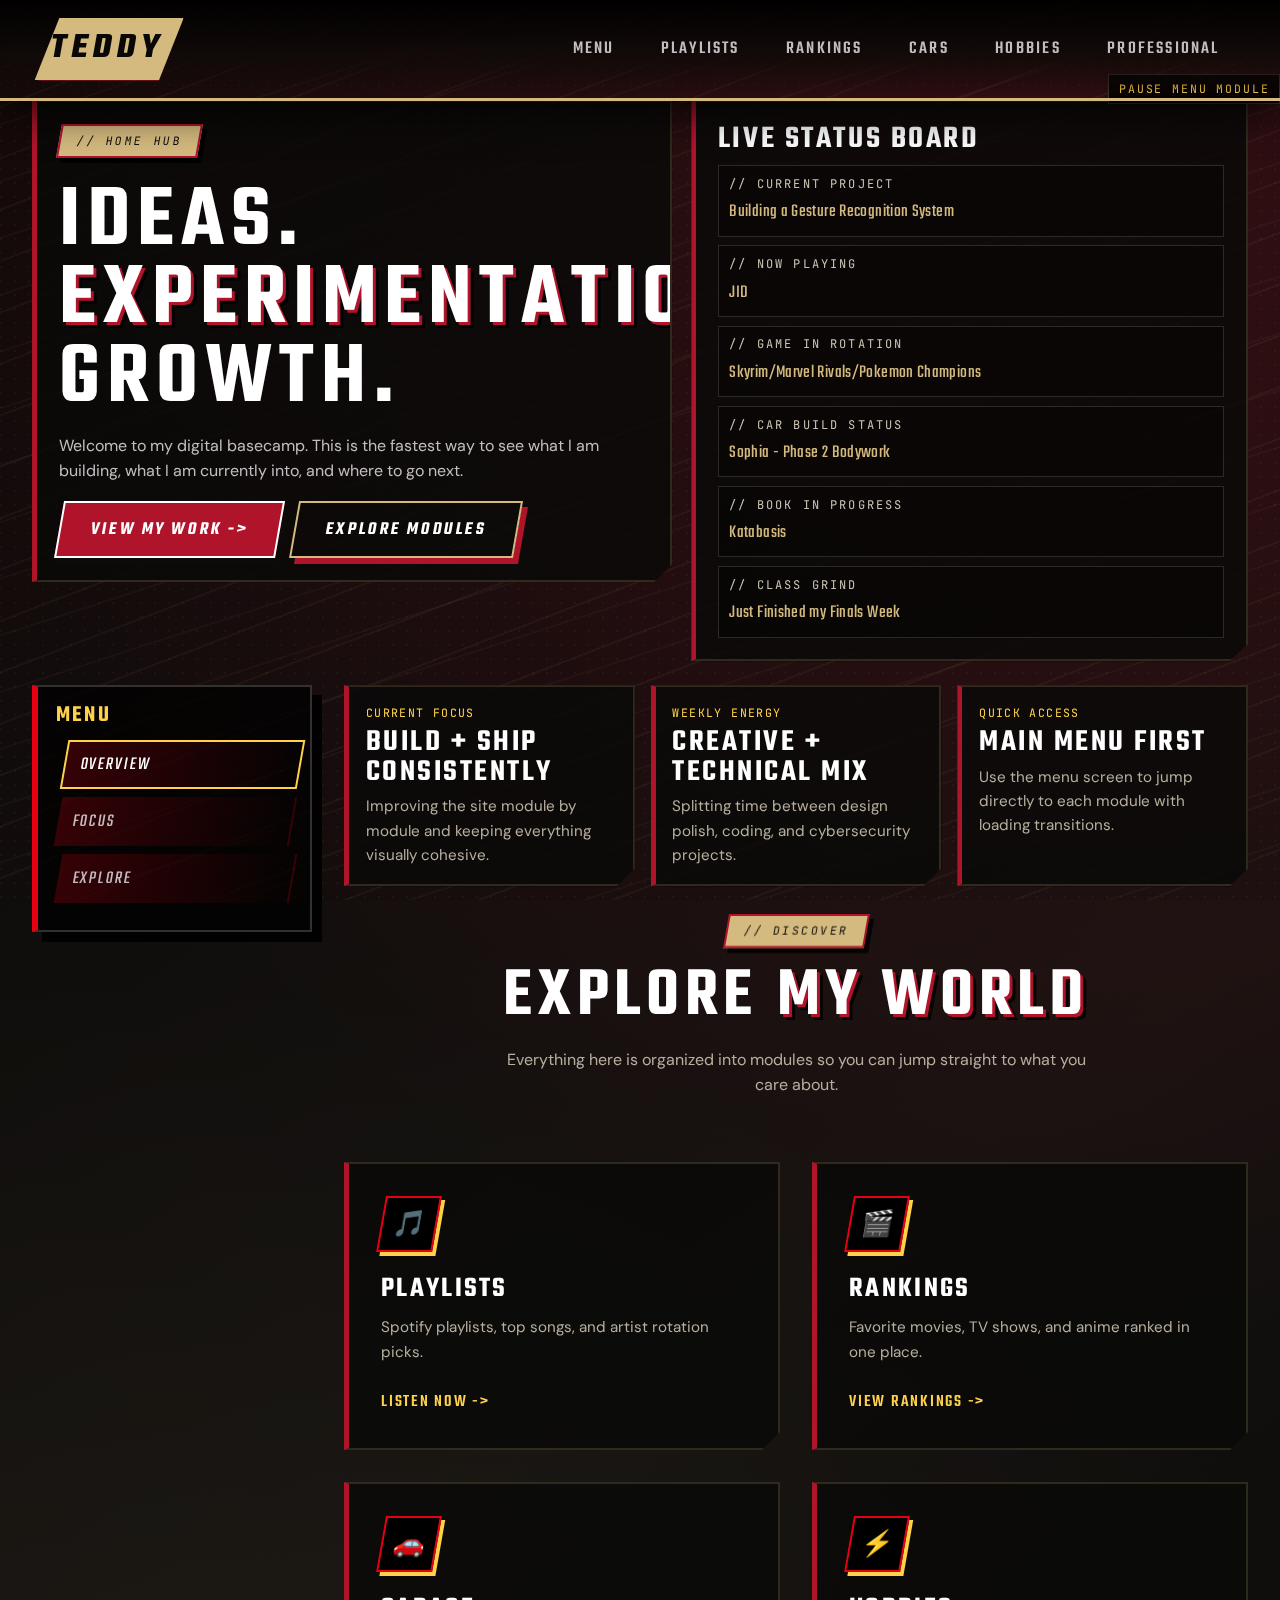
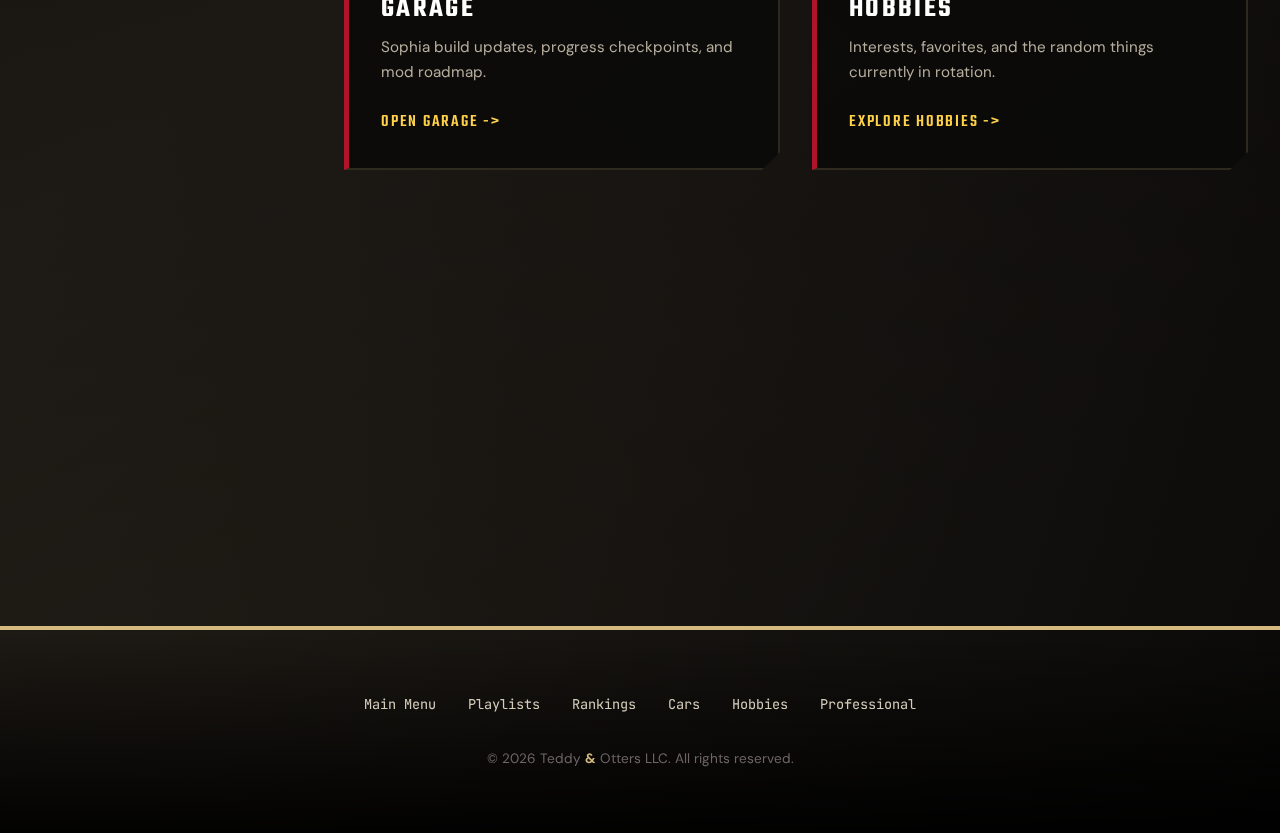
<file: home.html>
<!DOCTYPE html>
<html lang="en">
<head>
  <meta charset="UTF-8">
  <meta name="viewport" content="width=device-width, initial-scale=1.0">
  <title>Welcome | My Personal Space</title>
  
  <!-- Fonts -->
  <link rel="preconnect" href="https://fonts.googleapis.com">
  <link rel="preconnect" href="https://fonts.gstatic.com" crossorigin>
  <link href="https://fonts.googleapis.com/css2?family=Teko:wght@400;500;600;700&family=DM+Sans:wght@400;500;600&family=JetBrains+Mono:wght@400;500&display=swap" rel="stylesheet">
  
  <!-- Styles -->
  <link rel="stylesheet" href="styles.css">
</head>
<body class="module-page" data-loader-title="Home Hub">
  <!-- Navigation -->
  <nav class="nav">
    <a href="index.html" class="nav-logo">TEDDY</a>
    <button class="nav-toggle" aria-label="Toggle navigation">
      <span></span>
      <span></span>
      <span></span>
    </button>
    <ul class="nav-links">
      <li><a href="index.html" class="nav-link">Menu</a></li>
      <li><a href="media.html" class="nav-link">Playlists</a></li>
      <li><a href="rankings.html" class="nav-link">Rankings</a></li>
      <li><a href="cars.html" class="nav-link">Cars</a></li>
      <li><a href="hobbies.html" class="nav-link">Hobbies</a></li>
      <li><a href="professional.html" class="nav-link">Professional</a></li>
    </ul>
  </nav>

  <main class="page container home-hub-page">
    <section class="home-hub-top" id="overview">
      <article class="home-hub-intro card">
        <span class="section-tag">// Home Hub</span>
        <h1 class="home-hub-title">
          IDEAS. <span class="gradient-text">EXPERIMENTATION.</span> GROWTH.
        </h1>
        <p class="home-hub-copy">
          Welcome to my digital basecamp. This is the fastest way to see what I am building,
          what I am currently into, and where to go next.
        </p>
        <div class="home-hub-actions">
          <a href="professional.html" class="btn btn-primary">View My Work -></a>
          <a href="#explore" class="btn btn-secondary">Explore Modules</a>
        </div>
      </article>

      <aside class="home-hub-live card">
        <h2 class="home-hub-panel-title">Live Status Board</h2>
        <div class="home-hub-status-grid">
          <div class="home-hub-status">
            <span class="status-label">// CURRENT PROJECT</span>
            <span class="status-value">Building a Gesture Recognition System</span>
          </div>
          <div class="home-hub-status">
            <span class="status-label">// NOW PLAYING</span>
            <span class="status-value">JID</span>
          </div>
          <div class="home-hub-status">
            <span class="status-label">// GAME IN ROTATION</span>
            <span class="status-value">Skyrim/Marvel Rivals/Pokemon Champions</span>
          </div>
          <div class="home-hub-status">
            <span class="status-label">// CAR BUILD STATUS</span>
            <span class="status-value">Sophia - Phase 2 Bodywork</span>
          </div>
          <div class="home-hub-status">
            <span class="status-label">// BOOK IN PROGRESS</span>
            <span class="status-value">Katabasis</span>
          </div>
          <div class="home-hub-status">
            <span class="status-label">// CLASS GRIND</span>
            <span class="status-value">Just Finished my Finals Week</span>
          </div>
        </div>
      </aside>
    </section>

    <div class="cars-menu-shell">
      <aside class="pause-menu animate-in stagger-2">
        <h2 class="pause-menu-title">Menu</h2>
        <a class="menu-option active" href="#overview">Overview</a>
        <a class="menu-option" href="#focus">Focus</a>
        <a class="menu-option" href="#explore">Explore</a>
      </aside>

      <section class="menu-content">
        <section class="home-hub-focus" id="focus">
          <div class="home-hub-focus-item card animate-in stagger-1">
            <p class="home-hub-focus-label">Current Focus</p>
            <h3 class="home-hub-focus-title">Build + Ship Consistently</h3>
            <p class="card-description">Improving the site module by module and keeping everything visually cohesive.</p>
          </div>
          <div class="home-hub-focus-item card animate-in stagger-2">
            <p class="home-hub-focus-label">Weekly Energy</p>
            <h3 class="home-hub-focus-title">Creative + Technical Mix</h3>
            <p class="card-description">Splitting time between design polish, coding, and cybersecurity projects.</p>
          </div>
          <div class="home-hub-focus-item card animate-in stagger-3">
            <p class="home-hub-focus-label">Quick Access</p>
            <h3 class="home-hub-focus-title">Main Menu First</h3>
            <p class="card-description">Use the menu screen to jump directly to each module with loading transitions.</p>
          </div>
        </section>

        <section id="explore" class="home-hub-explore">
          <div class="section-header">
            <span class="section-tag">// Discover</span>
            <h2 class="section-title">Explore <span class="gradient-text">My World</span></h2>
            <p class="section-description">
              Everything here is organized into modules so you can jump straight to what you care about.
            </p>
          </div>

          <div class="cards-grid">
            <a href="media.html" class="card animate-in stagger-1">
              <div class="card-icon">🎵</div>
              <h3 class="card-title">PLAYLISTS</h3>
              <p class="card-description">Spotify playlists, top songs, and artist rotation picks.</p>
              <span class="card-link">Listen Now -></span>
            </a>

            <a href="rankings.html" class="card animate-in stagger-2">
              <div class="card-icon">🎬</div>
              <h3 class="card-title">RANKINGS</h3>
              <p class="card-description">Favorite movies, TV shows, and anime ranked in one place.</p>
              <span class="card-link">View Rankings -></span>
            </a>

            <a href="cars.html" class="card animate-in stagger-3">
              <div class="card-icon">🚗</div>
              <h3 class="card-title">GARAGE</h3>
              <p class="card-description">Sophia build updates, progress checkpoints, and mod roadmap.</p>
              <span class="card-link">Open Garage -></span>
            </a>

            <a href="hobbies.html" class="card animate-in stagger-4">
              <div class="card-icon">⚡</div>
              <h3 class="card-title">HOBBIES</h3>
              <p class="card-description">Interests, favorites, and the random things currently in rotation.</p>
              <span class="card-link">Explore Hobbies -></span>
            </a>

            <a href="professional.html" class="card animate-in stagger-5">
              <div class="card-icon">💼</div>
              <h3 class="card-title">PROFESSIONAL</h3>
              <p class="card-description">Resume, portfolio work, and career timeline.</p>
              <span class="card-link">View Portfolio -></span>
            </a>

          </div>
        </section>
      </section>
    </div>
  </main>

  <!-- Footer -->
  <footer class="footer">
    <div class="footer-links">
      <a href="index.html" class="footer-link">Main Menu</a>
      <a href="media.html" class="footer-link">Playlists</a>
      <a href="rankings.html" class="footer-link">Rankings</a>
      <a href="cars.html" class="footer-link">Cars</a>
      <a href="hobbies.html" class="footer-link">Hobbies</a>
      <a href="professional.html" class="footer-link">Professional</a>
    </div>
    <p class="footer-copyright">© 2026 Teddy <a href="deja.html" class="footer-ampersand">&</a> Otters LLC. All rights reserved.</p>
  </footer>

  <script src="script.js"></script>
</body>
</html>
</file>
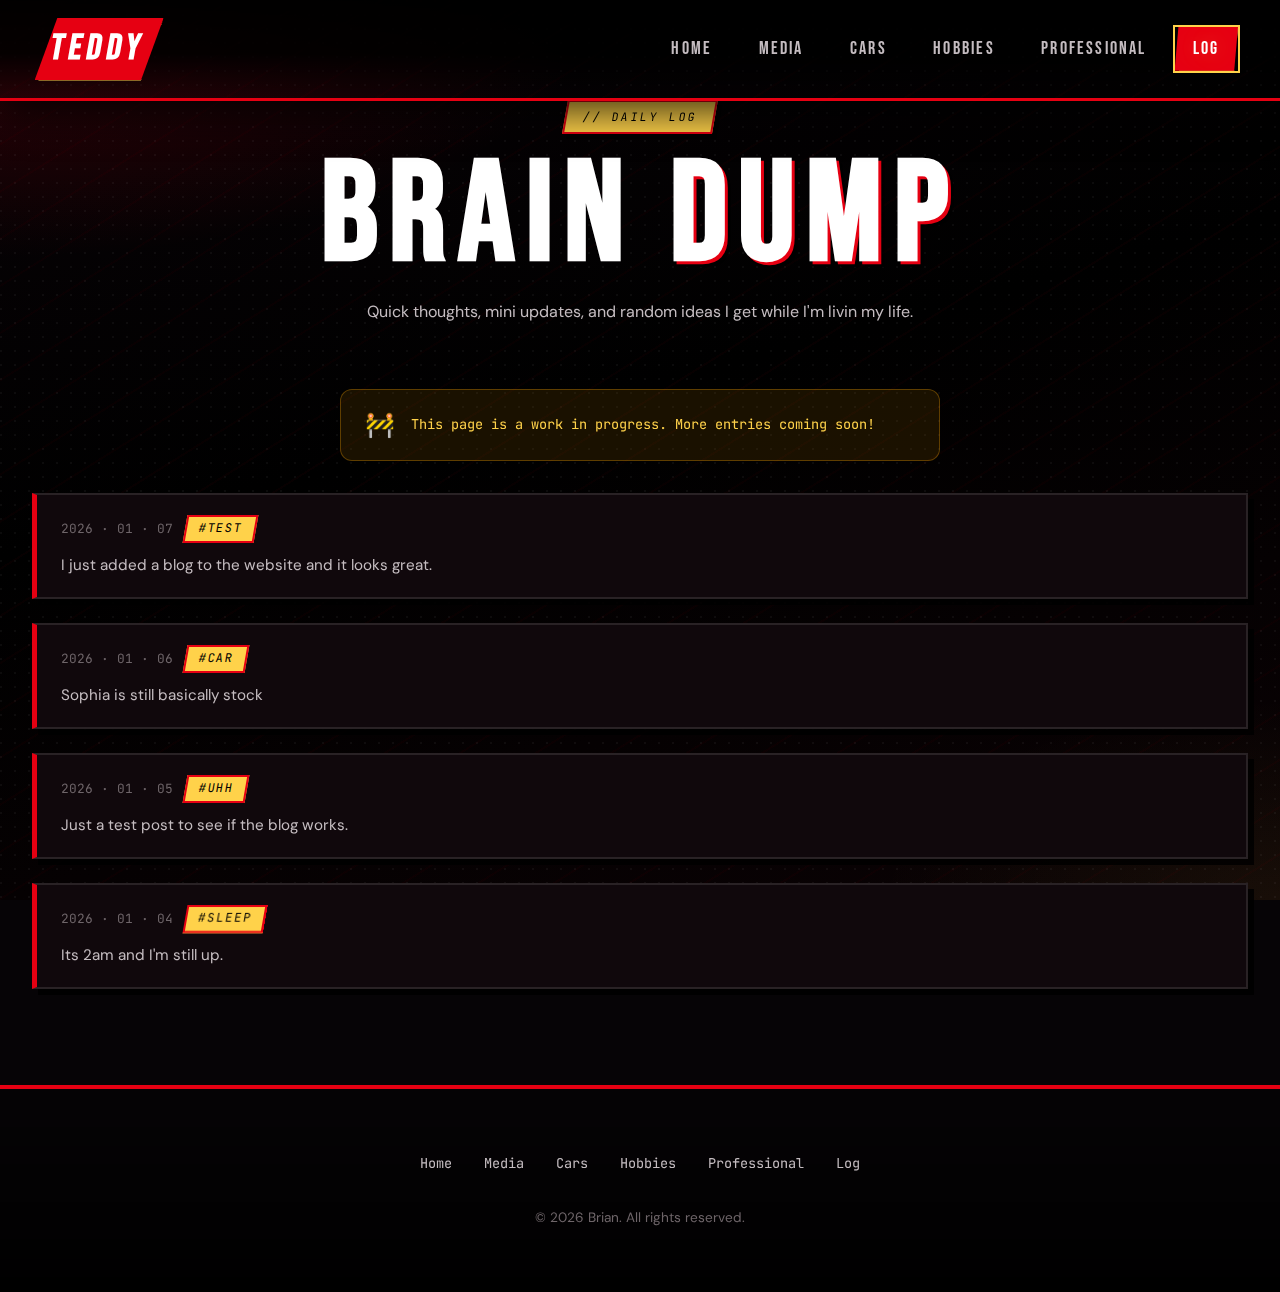
<file: log.html>
<!DOCTYPE html>
<html lang="en">
<head>
  <meta charset="UTF-8">
  <meta name="viewport" content="width=device-width, initial-scale=1.0">
  <title>Log | My Personal Space</title>
  
  <!-- Fonts -->
  <link rel="preconnect" href="https://fonts.googleapis.com">
  <link rel="preconnect" href="https://fonts.gstatic.com" crossorigin>
  <link href="https://fonts.googleapis.com/css2?family=Bebas+Neue&family=DM+Sans:wght@400;500;600&family=JetBrains+Mono:wght@400;500&display=swap" rel="stylesheet">
  
  <!-- Styles -->
  <link rel="stylesheet" href="styles.css">
</head>
<body>
  <!-- Navigation -->
  <nav class="nav">
    <a href="index.html" class="nav-logo">TEDDY</a>
    <button class="nav-toggle" aria-label="Toggle navigation">
      <span></span>
      <span></span>
      <span></span>
    </button>
    <ul class="nav-links">
      <li><a href="index.html" class="nav-link">Home</a></li>
      <li><a href="media.html" class="nav-link">Media</a></li>
      <li><a href="cars.html" class="nav-link">Cars</a></li>
      <li><a href="hobbies.html" class="nav-link">Hobbies</a></li>
      <li><a href="professional.html" class="nav-link">Professional</a></li>
      <li><a href="log.html" class="nav-link active">Log</a></li>
    </ul>
  </nav>

  <!-- Main Content -->
  <main class="page container">
    <div class="section-header">
      <span class="section-tag">// Daily Log</span>
      <h1 class="section-title">Brain <span class="gradient-text">Dump</span></h1>
      <p class="section-description">
        Quick thoughts, mini updates, and random ideas I get while I'm livin my life.
      </p>
    </div>

    <!-- Work in Progress Notice -->
    <div style="background: rgba(255, 170, 0, 0.1); border: 1px solid rgba(255, 170, 0, 0.3); border-radius: 12px; padding: 1rem 1.5rem; margin-bottom: 2rem; display: flex; align-items: center; gap: 1rem; max-width: 600px; margin-left: auto; margin-right: auto;">
      <span style="font-size: 1.5rem;">🚧</span>
      <p style="font-family: var(--font-mono); font-size: 0.85rem; color: var(--accent-warm); margin: 0;">
        This page is a work in progress. More entries coming soon!
      </p>
    </div>

    <!-- Log Entries -->
    <div class="thoughts-grid">

      <!-- ENTRY EXAMPLE 1 -->
      <article class="thought-card">
        <div class="thought-meta">
          <span class="thought-date">2026 · 01 · 07</span>
          <span class="thought-tag">#test</span>
        </div>
        <p class="thought-text">
          I just added a blog to the website and it looks great.
        </p>
      </article>

      <!-- ENTRY EXAMPLE 2 -->
      <article class="thought-card">
        <div class="thought-meta">
          <span class="thought-date">2026 · 01 · 06</span>
          <span class="thought-tag">#car</span>
        </div>
        <p class="thought-text">
          Sophia is still basically stock
        </p>
      </article>

      <!-- ENTRY EXAMPLE 3 -->
      <article class="thought-card">
        <div class="thought-meta">
          <span class="thought-date">2026 · 01 · 05</span>
          <span class="thought-tag">#uhh</span>
        </div>
        <p class="thought-text">
          Just a test post to see if the blog works.
        </p>
      </article>

      <!-- ENTRY EXAMPLE 4 -->
      <article class="thought-card">
        <div class="thought-meta">
          <span class="thought-date">2026 · 01 · 04</span>
          <span class="thought-tag">#Sleep</span>
        </div>
        <p class="thought-text">
          Its 2am and I'm still up.
        </p>
      </article>

      <!-- Add more entries by copy-pasting this block -->
      <!--
      <article class="thought-card">
        <div class="thought-meta">
          <span class="thought-date">YYYY · MM · DD</span>
          <span class="thought-tag">#tag</span>
        </div>
        <p class="thought-text">
          Your short thought goes here. Keep it tweet length or slightly longer.
        </p>
      </article>
      -->

    </div>
  </main>

  <!-- Footer -->
  <footer class="footer">
    <div class="footer-links">
      <a href="index.html" class="footer-link">Home</a>
      <a href="media.html" class="footer-link">Media</a>
      <a href="cars.html" class="footer-link">Cars</a>
      <a href="hobbies.html" class="footer-link">Hobbies</a>
      <a href="professional.html" class="footer-link">Professional</a>
      <a href="log.html" class="footer-link">Log</a>
    </div>
    <p class="footer-copyright">© 2026 Brian. All rights reserved.</p>
  </footer>

  <script src="script.js"></script>
</body>
</html>
</file>
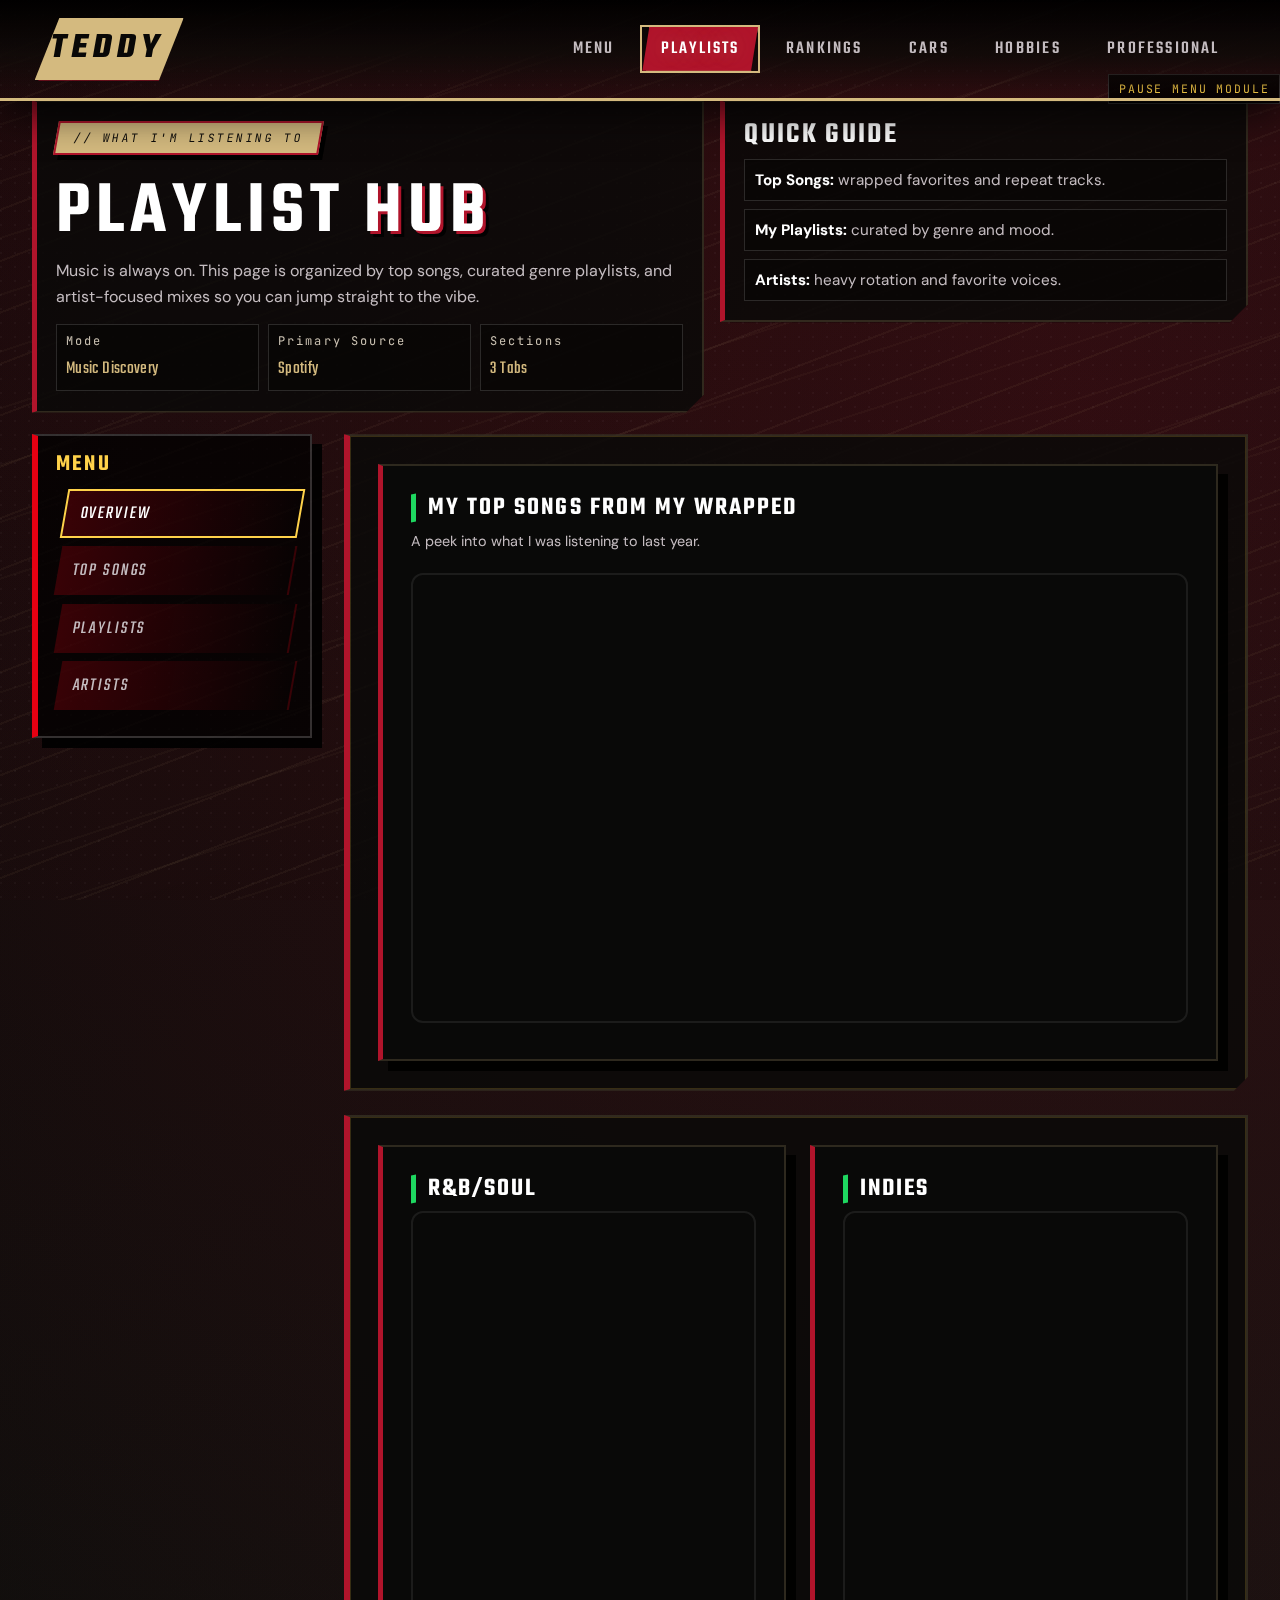
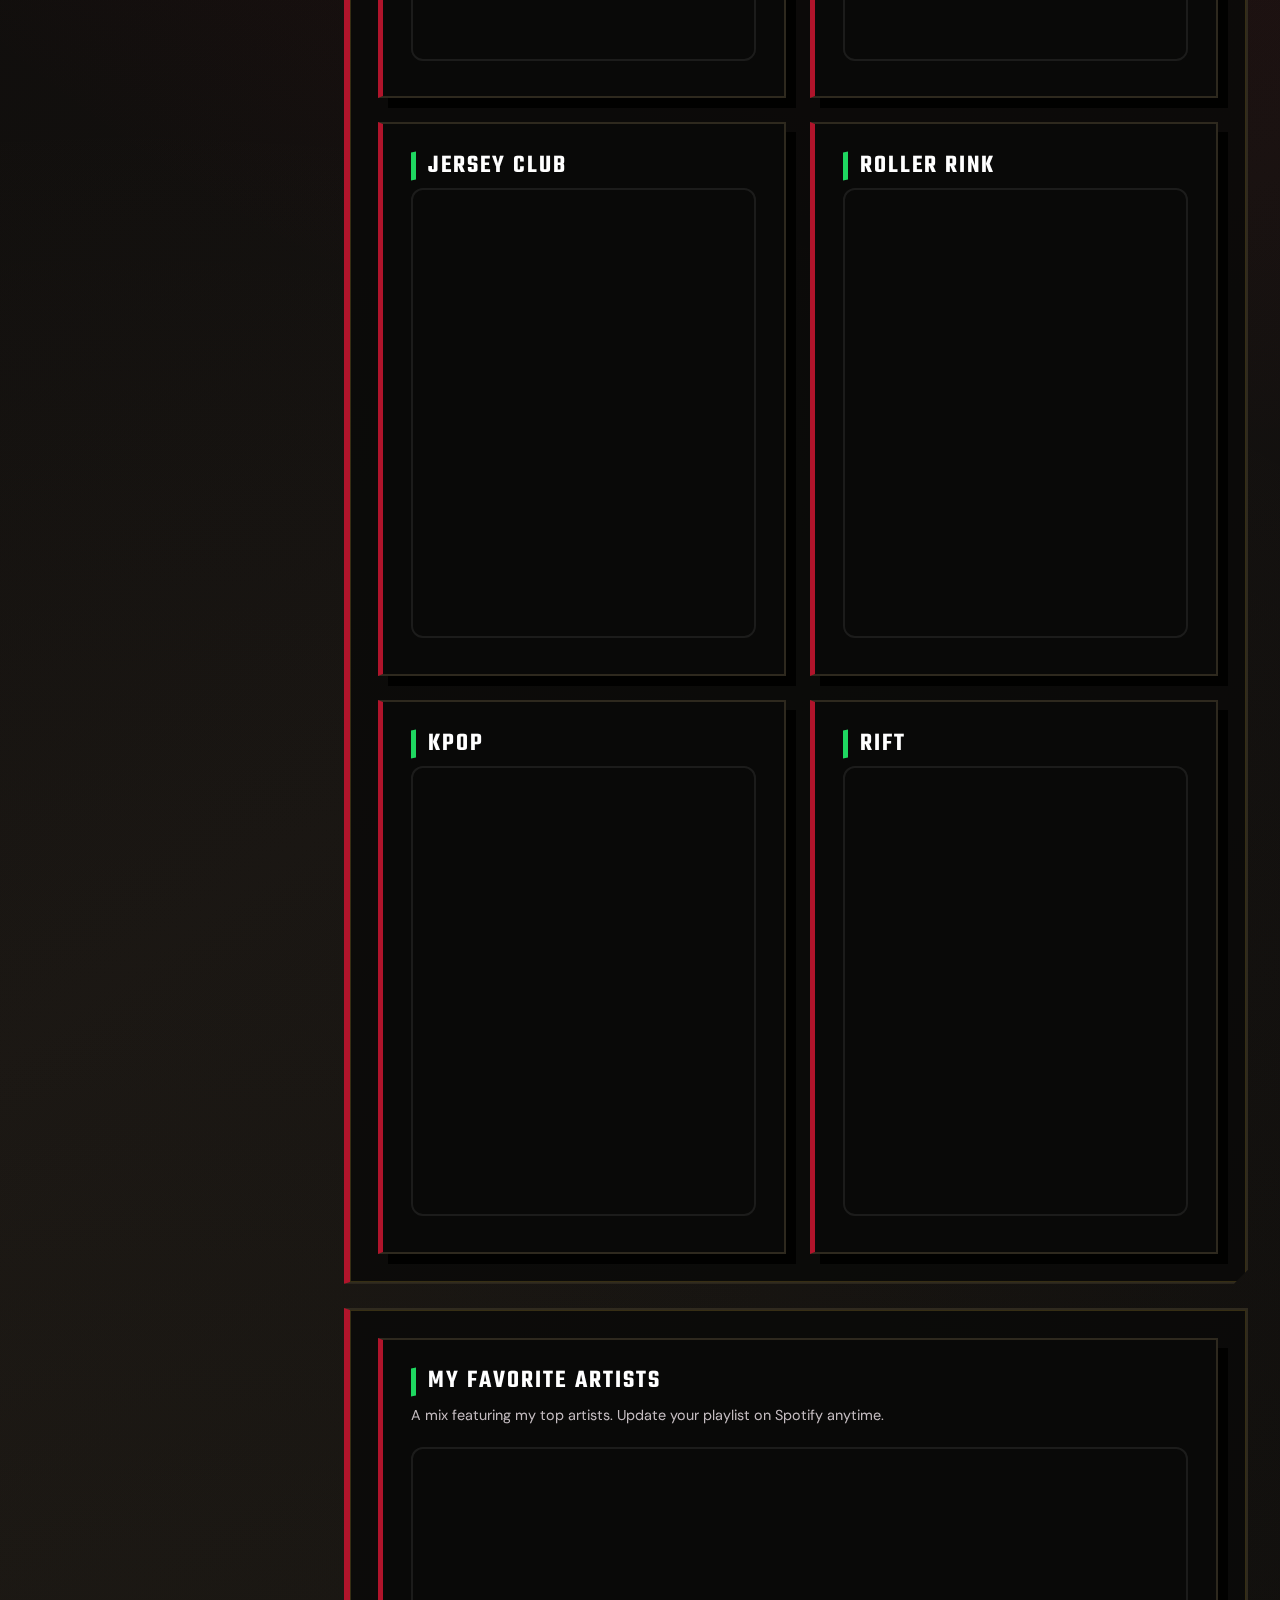
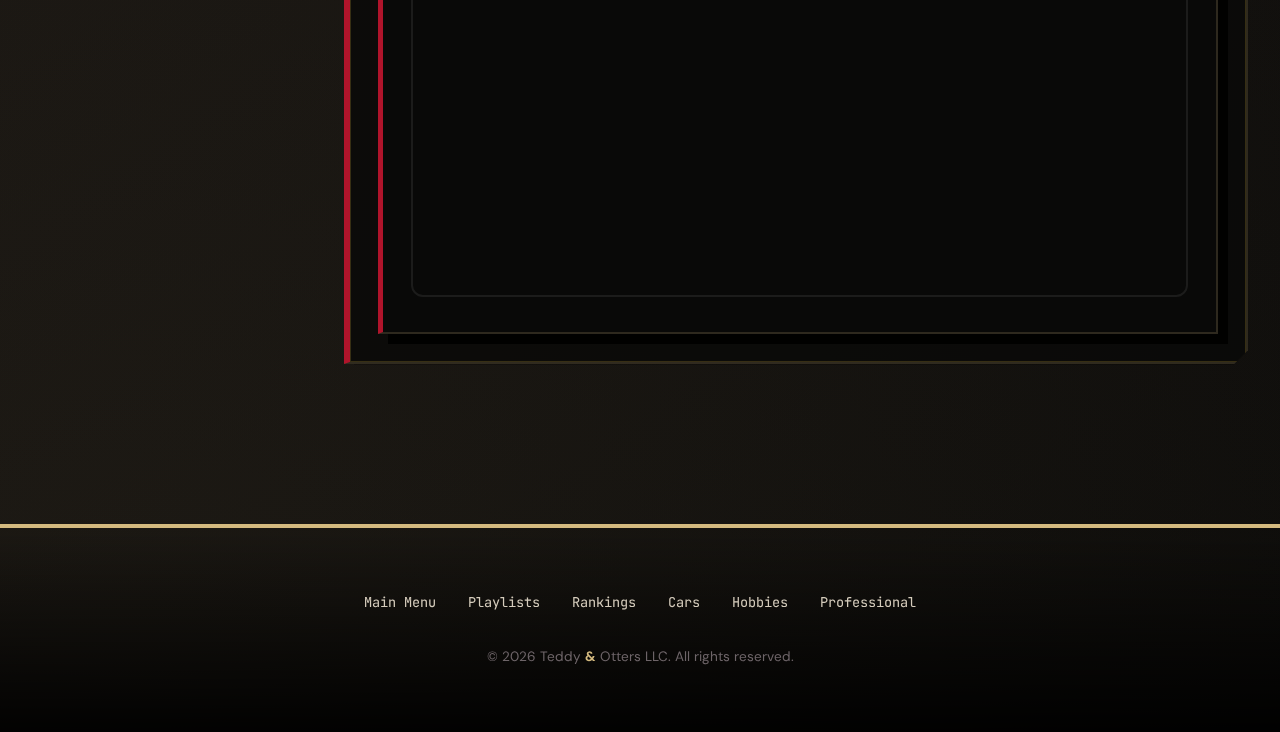
<file: media.html>
<!DOCTYPE html>
<html lang="en">
<head>
  <meta charset="UTF-8">
  <meta name="viewport" content="width=device-width, initial-scale=1.0">
  <title>Playlists | My Personal Space</title>
  
  <!-- Fonts -->
  <link rel="preconnect" href="https://fonts.googleapis.com">
  <link rel="preconnect" href="https://fonts.gstatic.com" crossorigin>
  <link href="https://fonts.googleapis.com/css2?family=Teko:wght@400;500;600;700&family=DM+Sans:wght@400;500;600&family=JetBrains+Mono:wght@400;500&display=swap" rel="stylesheet">
  
  <!-- Styles -->
  <link rel="stylesheet" href="styles.css">
</head>
<body class="module-page" data-loader-title="Playlists Module">
  <!-- Navigation -->
  <nav class="nav">
    <a href="index.html" class="nav-logo">TEDDY</a>
    <button class="nav-toggle" aria-label="Toggle navigation">
      <span></span>
      <span></span>
      <span></span>
    </button>
    <ul class="nav-links">
      <li><a href="index.html" class="nav-link">Menu</a></li>
      <li><a href="media.html" class="nav-link active">Playlists</a></li>
      <li><a href="rankings.html" class="nav-link">Rankings</a></li>
      <li><a href="cars.html" class="nav-link">Cars</a></li>
      <li><a href="hobbies.html" class="nav-link">Hobbies</a></li>
      <li><a href="professional.html" class="nav-link">Professional</a></li>
    </ul>
  </nav>

  <!-- Main Content -->
  <main class="page container module-dashboard-page">
    <section class="module-dashboard-top" id="overview">
      <article class="module-dashboard-intro card">
        <span class="section-tag">// What I'm Listening To</span>
        <h1 class="module-dashboard-title">Playlist <span class="gradient-text">Hub</span></h1>
        <p class="module-dashboard-copy">
          Music is always on. This page is organized by top songs, curated genre playlists,
          and artist-focused mixes so you can jump straight to the vibe.
        </p>
        <div class="module-dashboard-meta">
          <div class="module-meta-item">
            <span class="status-label">Mode</span>
            <span class="status-value">Music Discovery</span>
          </div>
          <div class="module-meta-item">
            <span class="status-label">Primary Source</span>
            <span class="status-value">Spotify</span>
          </div>
          <div class="module-meta-item">
            <span class="status-label">Sections</span>
            <span class="status-value">3 Tabs</span>
          </div>
        </div>
      </article>
      <aside class="module-dashboard-aside card">
        <h2 class="module-dashboard-aside-title">Quick Guide</h2>
        <ul class="module-dashboard-list">
          <li><strong>Top Songs:</strong> wrapped favorites and repeat tracks.</li>
          <li><strong>My Playlists:</strong> curated by genre and mood.</li>
          <li><strong>Artists:</strong> heavy rotation and favorite voices.</li>
        </ul>
      </aside>
    </section>

    <div class="cars-menu-shell">
      <aside class="pause-menu animate-in stagger-2">
        <h2 class="pause-menu-title">Menu</h2>
        <a class="menu-option active" href="#overview">Overview</a>
        <a class="menu-option" href="#all-time">Top Songs</a>
        <a class="menu-option" href="#by-year">Playlists</a>
        <a class="menu-option" href="#artists">Artists</a>
      </aside>

      <section class="menu-content">
        <!-- All Time Rankings - Spotify Playlist -->
        <section class="menu-panel" id="all-time">
      <div class="spotify-section">
        <h3 class="spotify-heading">My Top Songs from my wrapped</h3>
        <p class="spotify-description">A peek into what I was listening to last year.</p>
        <!-- Replace PLAYLIST_ID with your actual Spotify playlist ID -->
        <iframe 
          style="border-radius: 12px;" 
          src="https://open.spotify.com/embed/playlist/2mjnBGKwESGDefcAIYH71N?utm_source=generator" 
          width="100%" 
          height="450" 
          frameBorder="0" 
          allowfullscreen="" 
          allow="autoplay; clipboard-write; encrypted-media; fullscreen; picture-in-picture" 
          loading="lazy">
        </iframe>
      </div>
    </section>

        <!-- By Year Rankings - Multiple Spotify Playlists -->
        <section class="menu-panel" id="by-year">
      <div class="spotify-grid">
        <div class="spotify-section">
          <h3 class="spotify-heading">R&B/Soul</h3>
          <!-- Replace with your 2025 playlist -->
          <iframe 
            style="border-radius: 12px;" 
            src="https://open.spotify.com/embed/playlist/0iBfVVWQzuQ5fhldXopmu0?utm_source=generator" 
            width="100%" 
            height="450" 
            frameBorder="0" 
            allowfullscreen="" 
            allow="autoplay; clipboard-write; encrypted-media; fullscreen; picture-in-picture" 
            loading="lazy">
          </iframe>
        </div>

        <div class="spotify-section">
          <h3 class="spotify-heading">Indies </h3>
          <!-- Replace with your 2024 playlist -->
          <iframe 
            style="border-radius: 12px;" 
            src="https://open.spotify.com/embed/playlist/0waHAqinPL1fB5FMY5rmkR?utm_source=generator" 
            width="100%" 
            height="450" 
            frameBorder="0" 
            allowfullscreen="" 
            allow="autoplay; clipboard-write; encrypted-media; fullscreen; picture-in-picture" 
            loading="lazy">
          </iframe>
        </div>

        <div class="spotify-section">
          <h3 class="spotify-heading">Jersey Club</h3>
          <!-- Replace with your 2023 playlist -->
          <iframe 
            style="border-radius: 12px;" 
            src="https://open.spotify.com/embed/playlist/04SF8A9RGg0mQMDpx7xoc4?utm_source=generator" 
            width="100%" 
            height="450" 
            frameBorder="0" 
            allowfullscreen="" 
            allow="autoplay; clipboard-write; encrypted-media; fullscreen; picture-in-picture" 
            loading="lazy">
          </iframe>
        </div>

        <div class="spotify-section">
          <h3 class="spotify-heading">Roller Rink</h3>
          <iframe 
            style="border-radius: 12px;" 
            src="https://open.spotify.com/embed/playlist/6oHQN9dRfErZKHybPNLgGq?utm_source=generator&theme=0" 
            width="100%" 
            height="450" 
            frameBorder="0" 
            allowfullscreen="" 
            allow="autoplay; clipboard-write; encrypted-media; fullscreen; picture-in-picture" 
            loading="lazy">
          </iframe>
        </div>

        <div class="spotify-section">
          <h3 class="spotify-heading">Kpop</h3>
          <!-- Replace with your 2021 playlist -->
          <iframe 
            style="border-radius: 12px;" 
            src="https://open.spotify.com/embed/playlist/3nsvq9UL0pwHm04jICHioX?utm_source=generator&theme=0" 
            width="100%" 
            height="450" 
            frameBorder="0" 
            allowfullscreen="" 
            allow="autoplay; clipboard-write; encrypted-media; fullscreen; picture-in-picture" 
            loading="lazy">
          </iframe>
        </div>

        <div class="spotify-section">
          <h3 class="spotify-heading">Rift</h3>
          <!-- Replace with your 2020 playlist -->
          <iframe 
            style="border-radius: 12px;" 
            src="https://open.spotify.com/embed/playlist/2u1VaTJ3ePzqwU8W5k6jMo?utm_source=generator&theme=0" 
            width="100%" 
            height="450" 
            frameBorder="0" 
            allowfullscreen="" 
            allow="autoplay; clipboard-write; encrypted-media; fullscreen; picture-in-picture" 
            loading="lazy">
          </iframe>
        </div>
      </div>
    </section>

        <!-- Favorite Artists - Spotify Playlist -->
        <section class="menu-panel" id="artists">
      <div class="spotify-section">
        <h3 class="spotify-heading">My Favorite Artists</h3>
        <p class="spotify-description">A mix featuring my top artists. Update your playlist on Spotify anytime.</p>
        <!-- Replace with your favorite artists playlist -->
        <iframe 
          style="border-radius: 12px;" 
          src="https://open.spotify.com/embed/playlist/2kEAHIZhJ8SLDtUClnbUFx?utm_source=generator&theme=0" 
          width="100%" 
          height="450" 
          frameBorder="0" 
          allowfullscreen="" 
          allow="autoplay; clipboard-write; encrypted-media; fullscreen; picture-in-picture" 
          loading="lazy">
        </iframe>
      </div>
        </section>
      </section>
    </div>
  </main>

  <!-- Footer -->
  <footer class="footer">
    <div class="footer-links">
      <a href="index.html" class="footer-link">Main Menu</a>
      <a href="media.html" class="footer-link">Playlists</a>
      <a href="rankings.html" class="footer-link">Rankings</a>
      <a href="cars.html" class="footer-link">Cars</a>
      <a href="hobbies.html" class="footer-link">Hobbies</a>
      <a href="professional.html" class="footer-link">Professional</a>
    </div>
    <p class="footer-copyright">© 2026 Teddy <a href="deja.html" class="footer-ampersand">&</a> Otters LLC. All rights reserved.</p>
  </footer>

  <script src="script.js"></script>
</body>
</html>
</file>
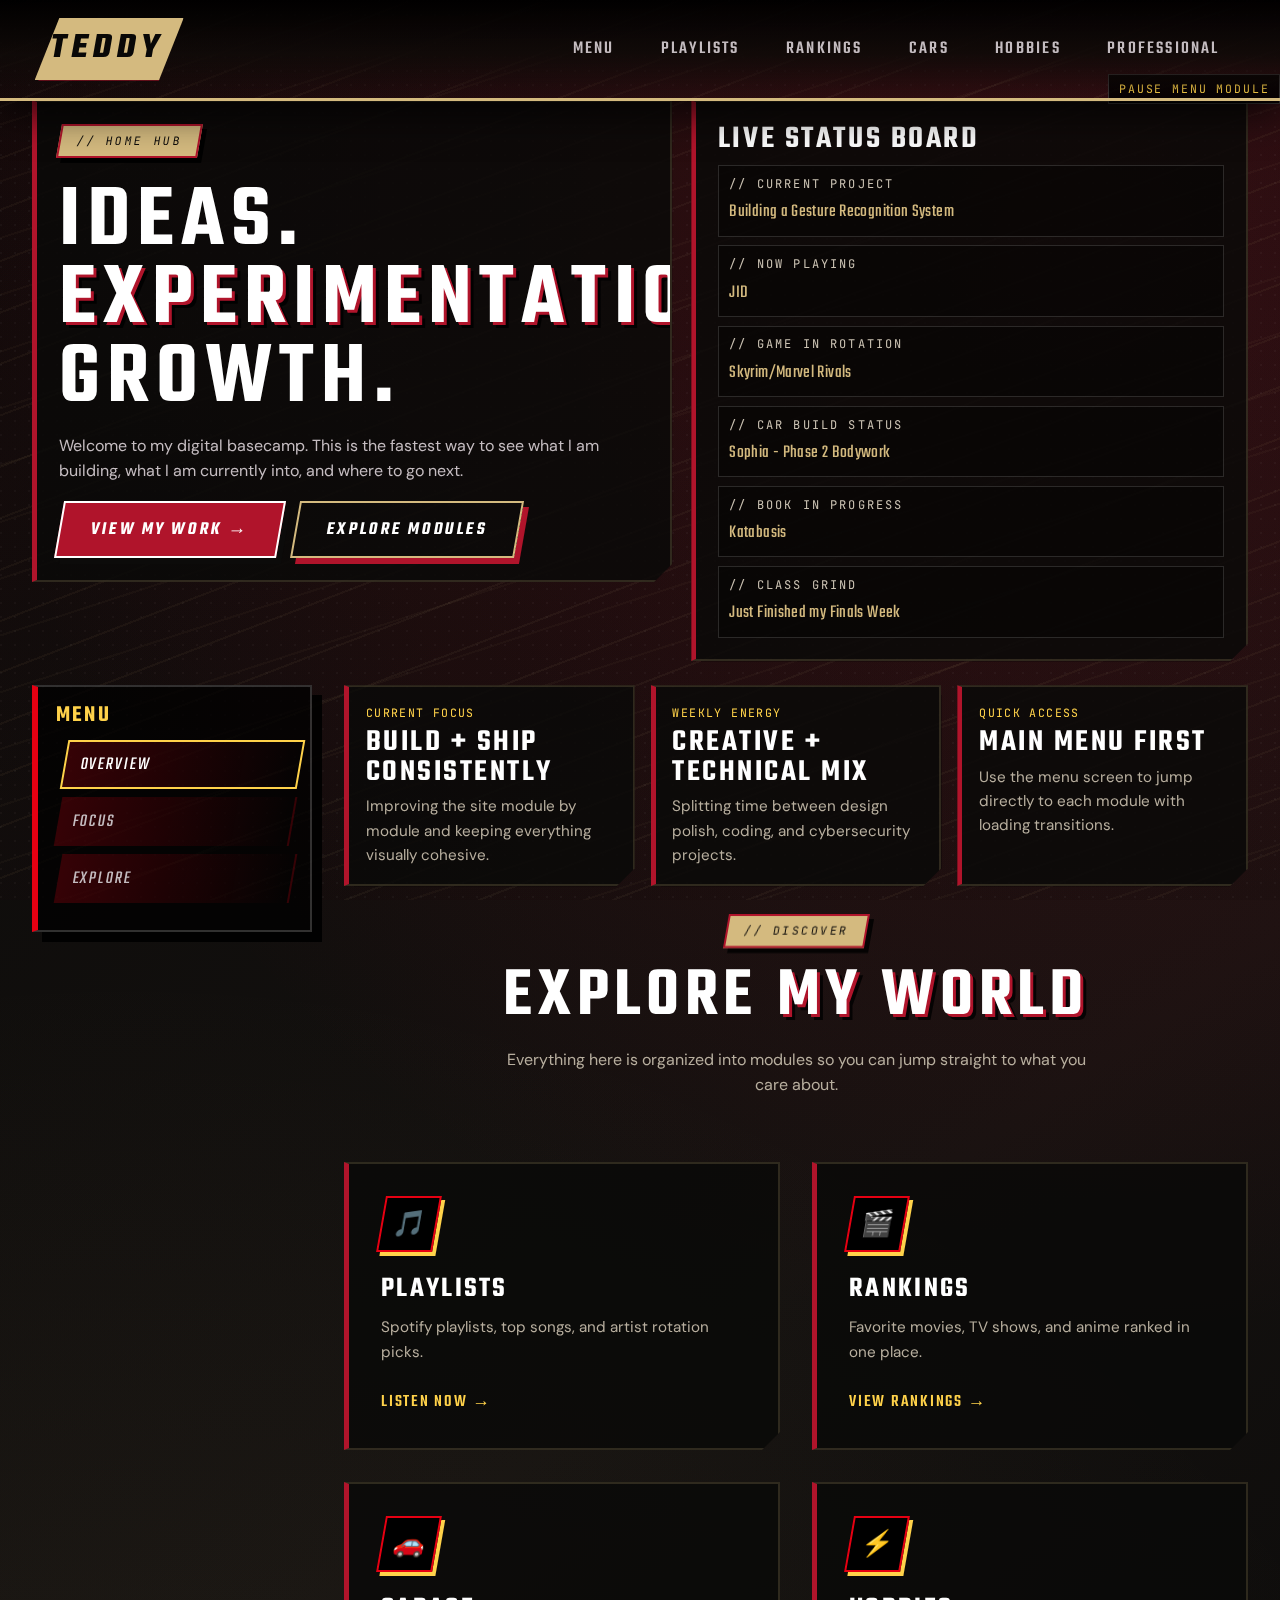
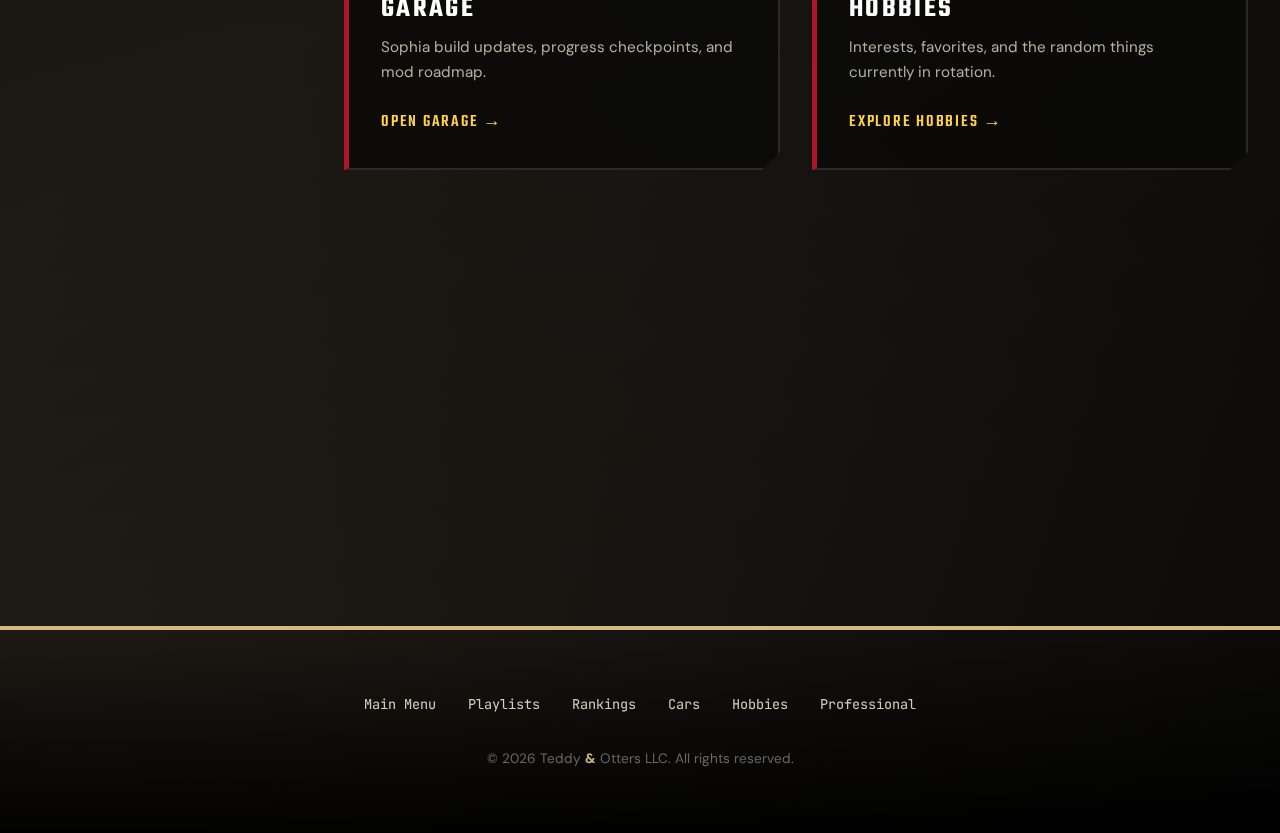
<file: menu.html>
<!DOCTYPE html>
<html lang="en">
<head>
  <meta charset="UTF-8">
  <meta http-equiv="refresh" content="0; url=index.html">
  <meta name="viewport" content="width=device-width, initial-scale=1.0">
  <title>Redirecting...</title>
</head>
<body>
  <script>
    window.location.replace('index.html');
  </script>
</body>
</html>
</file>
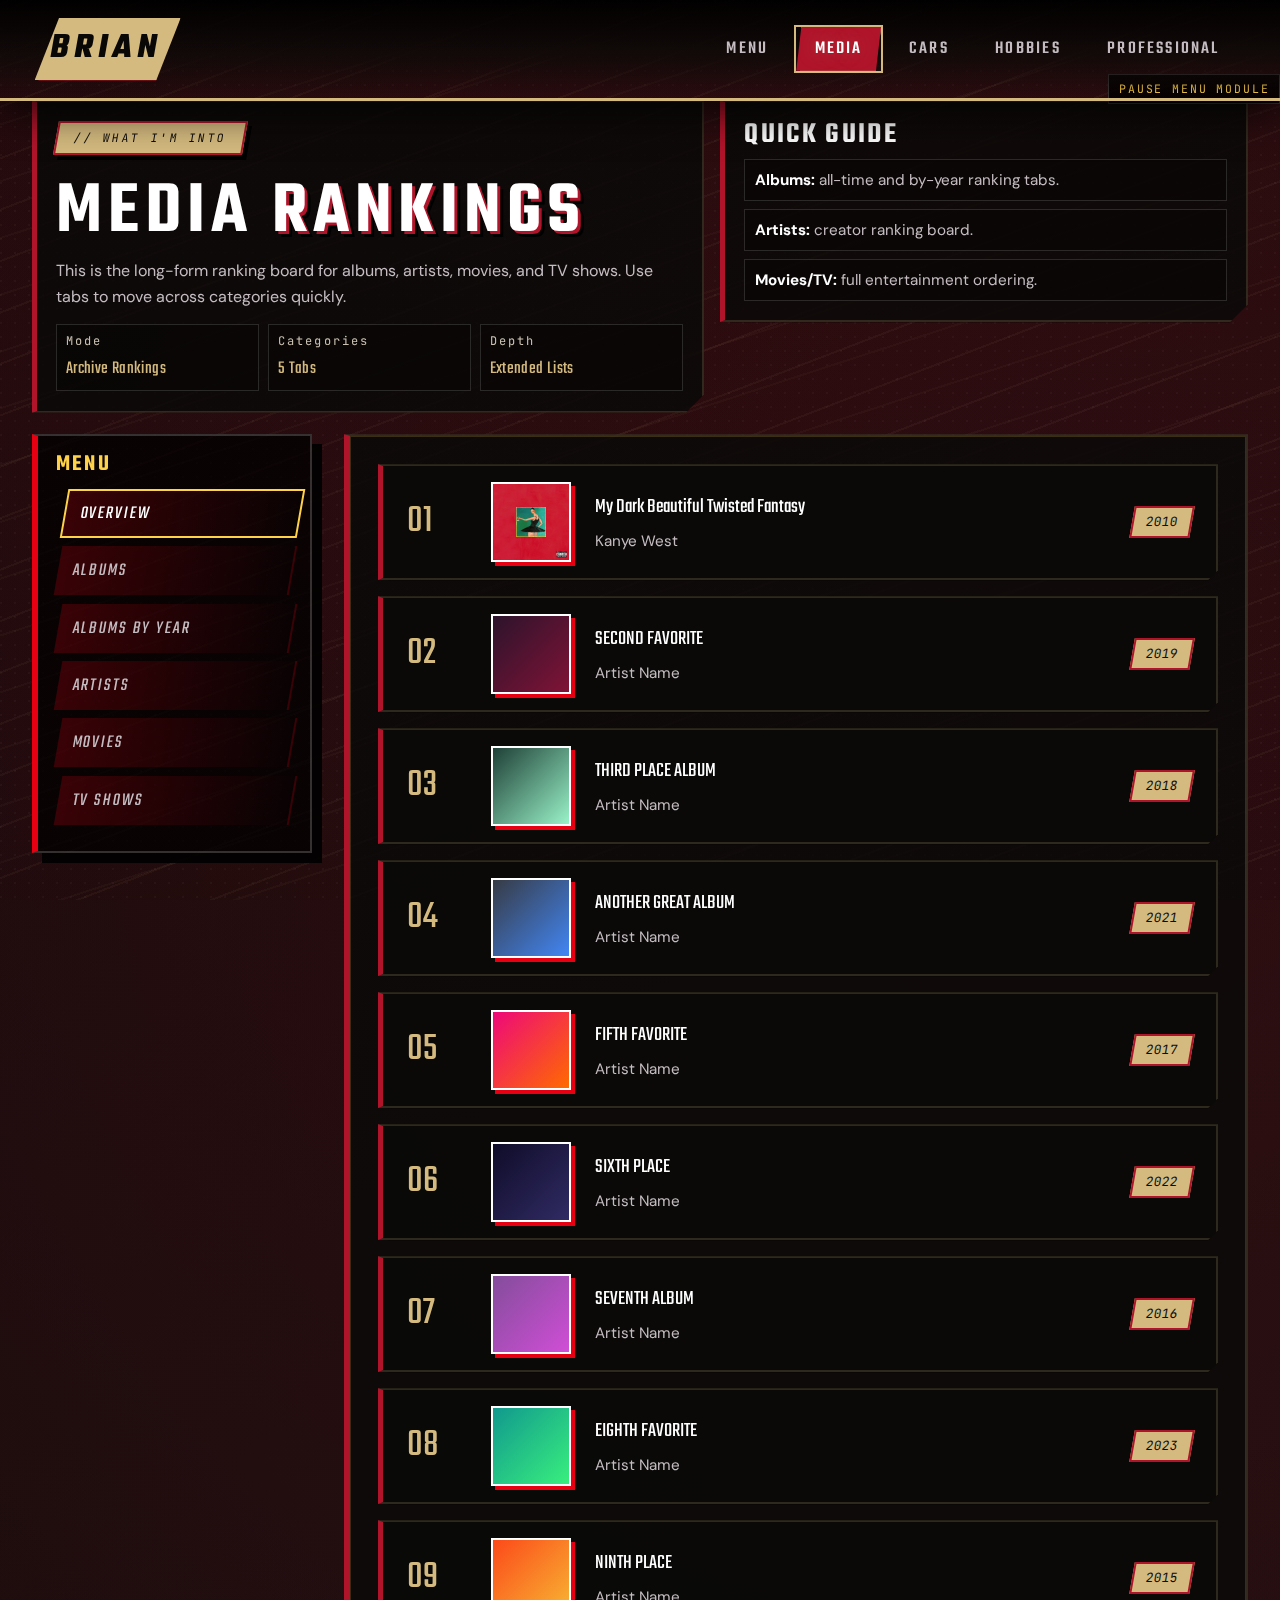
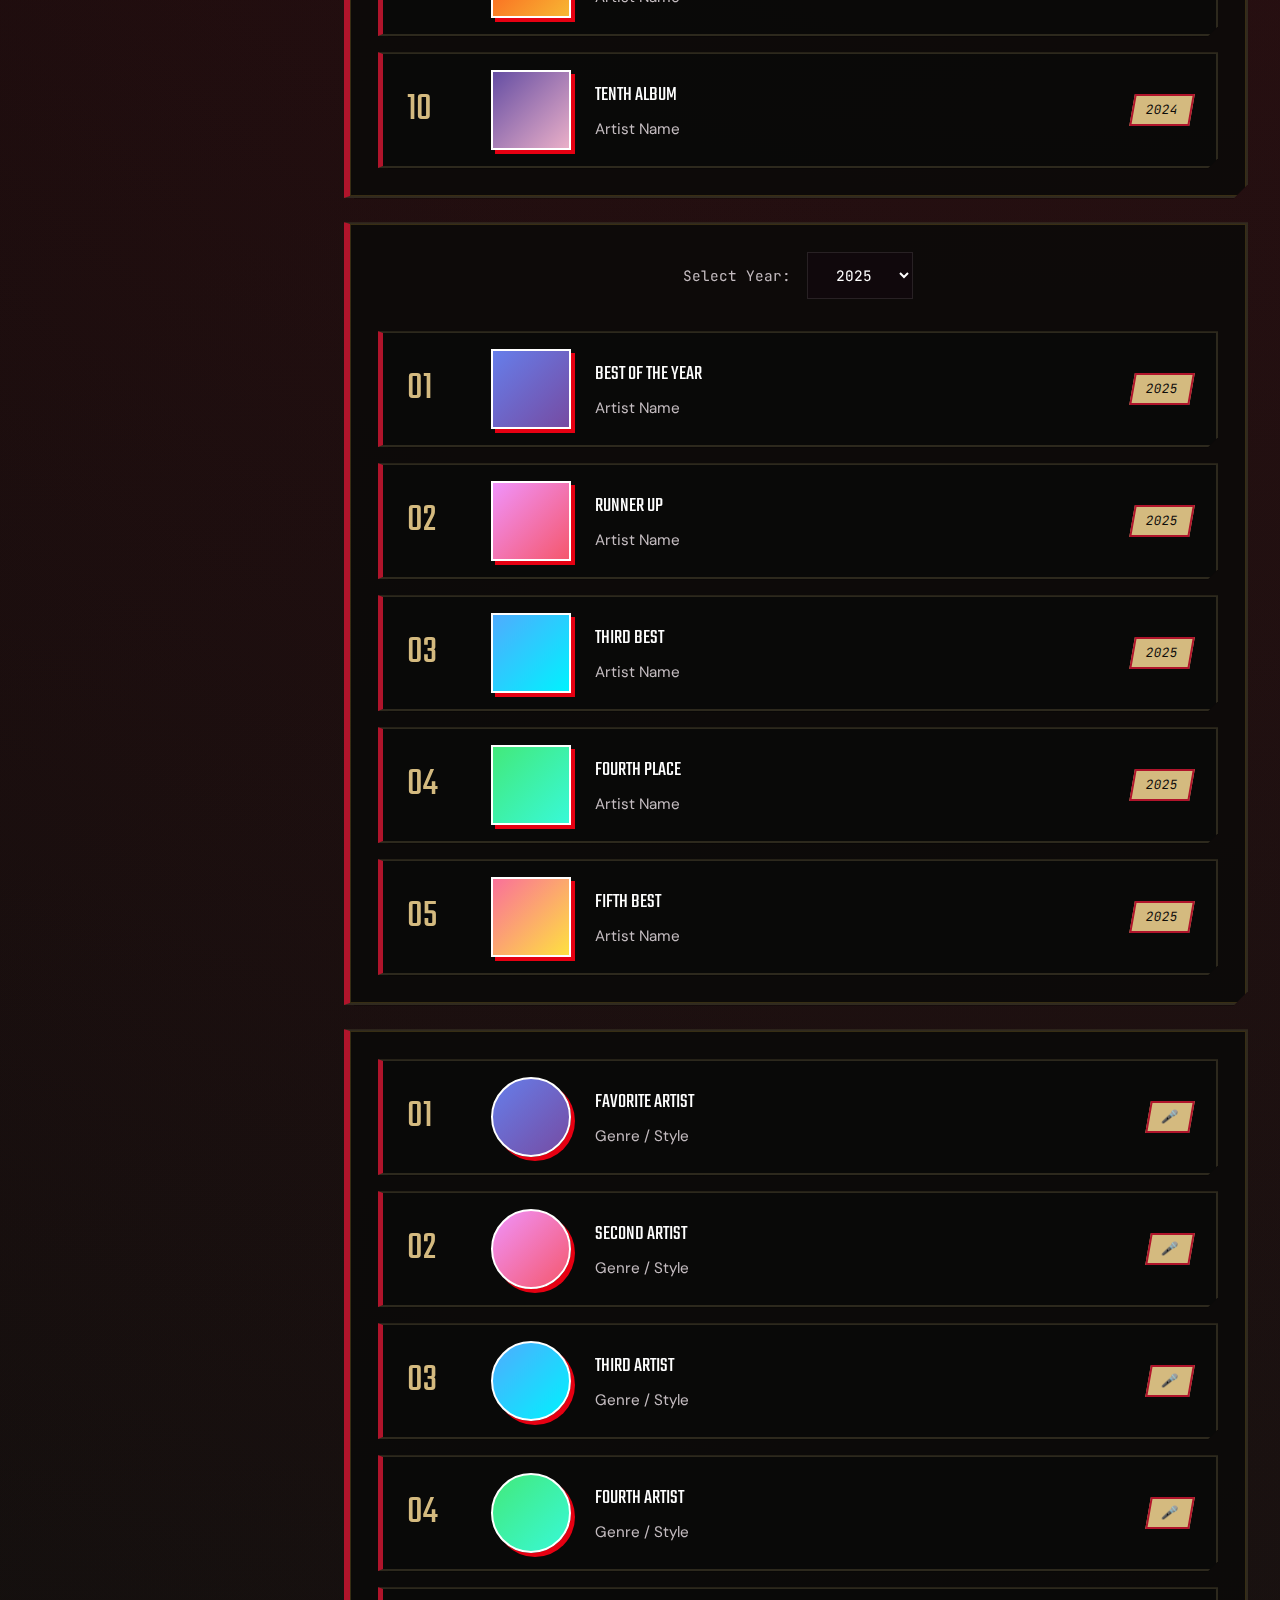
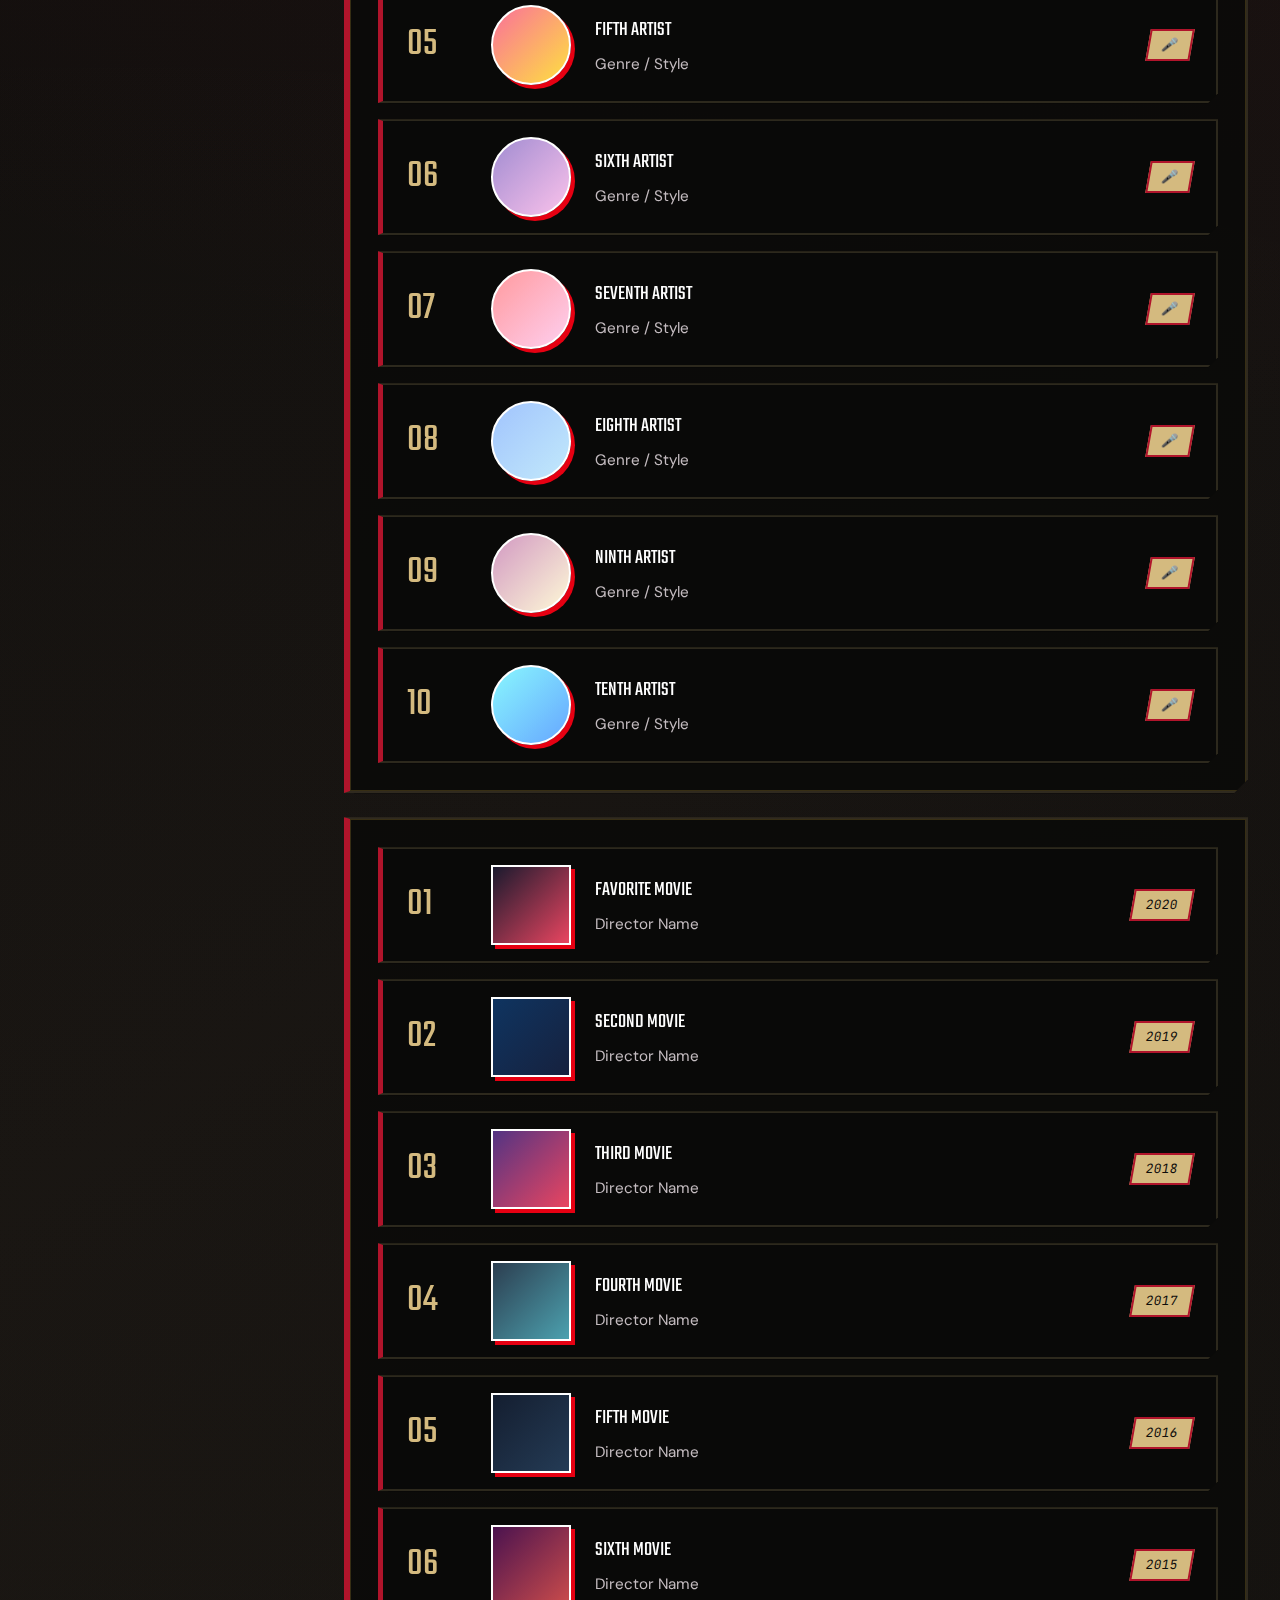
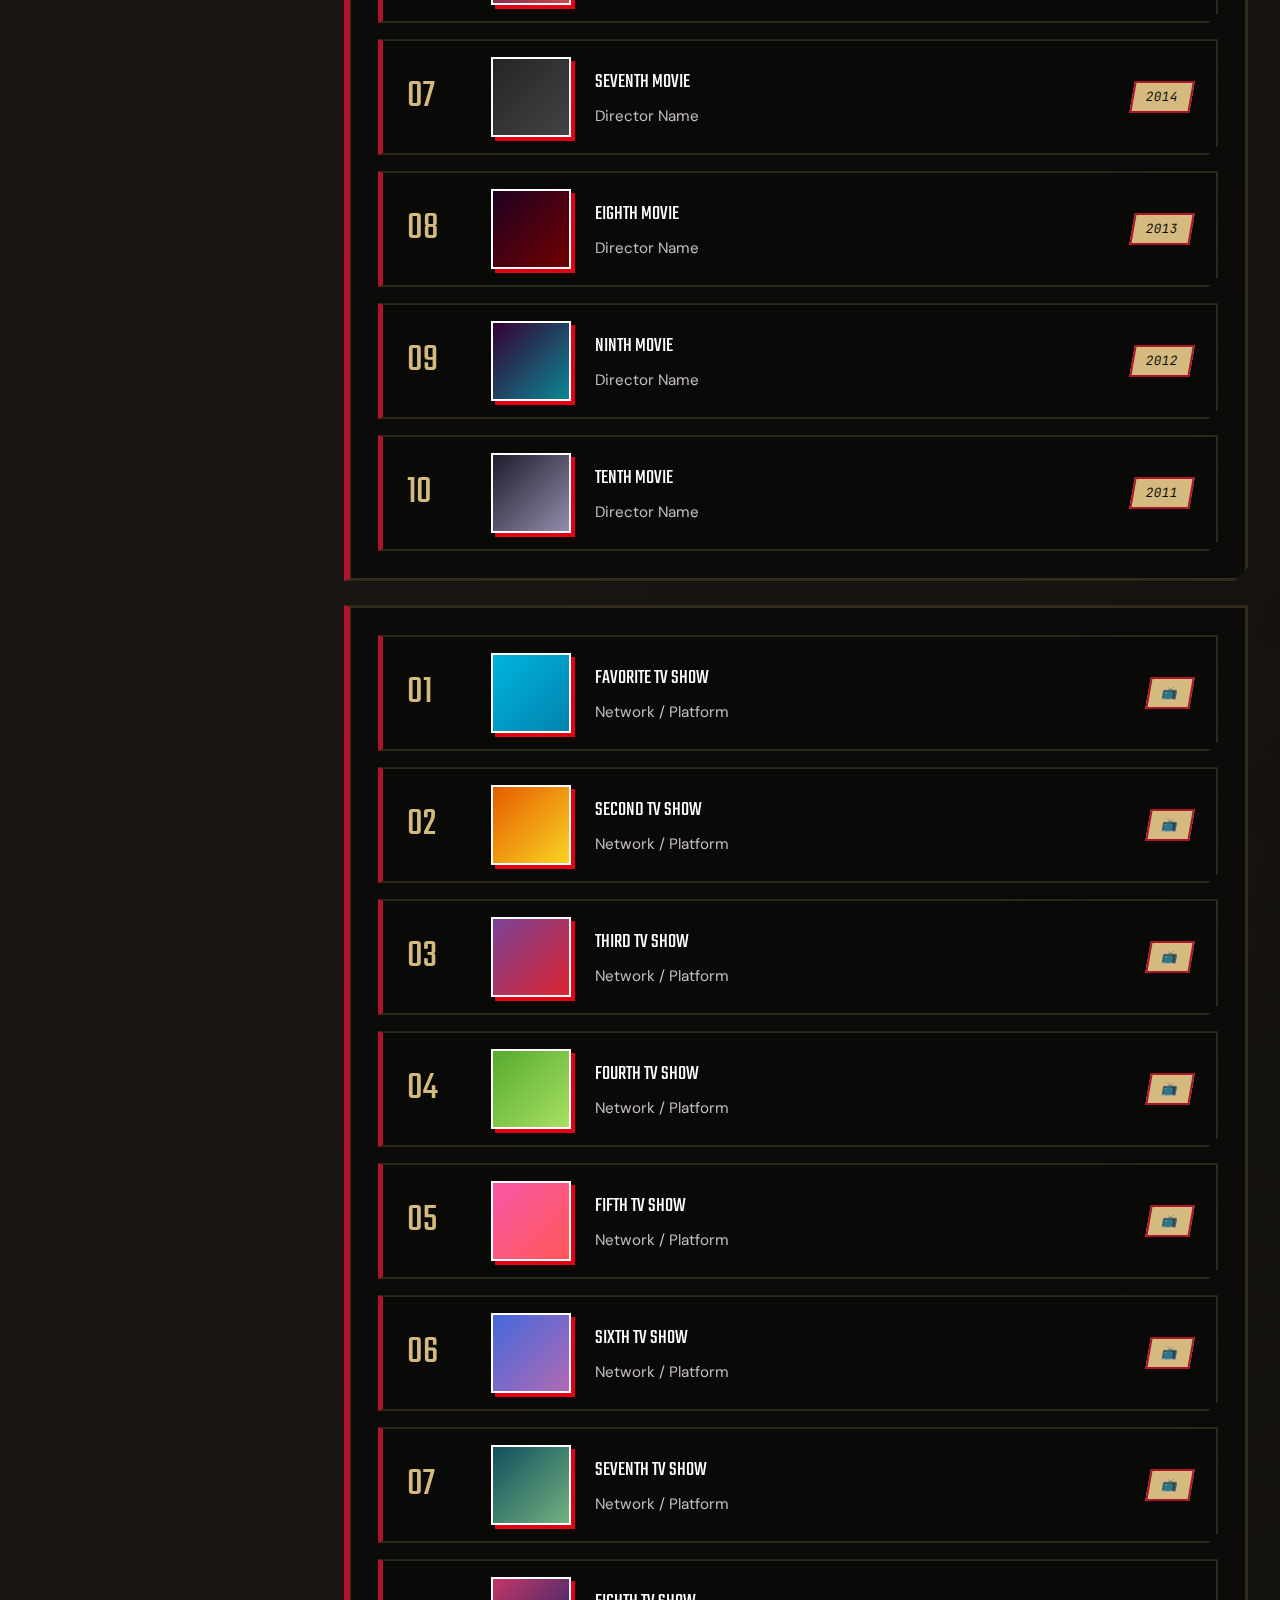
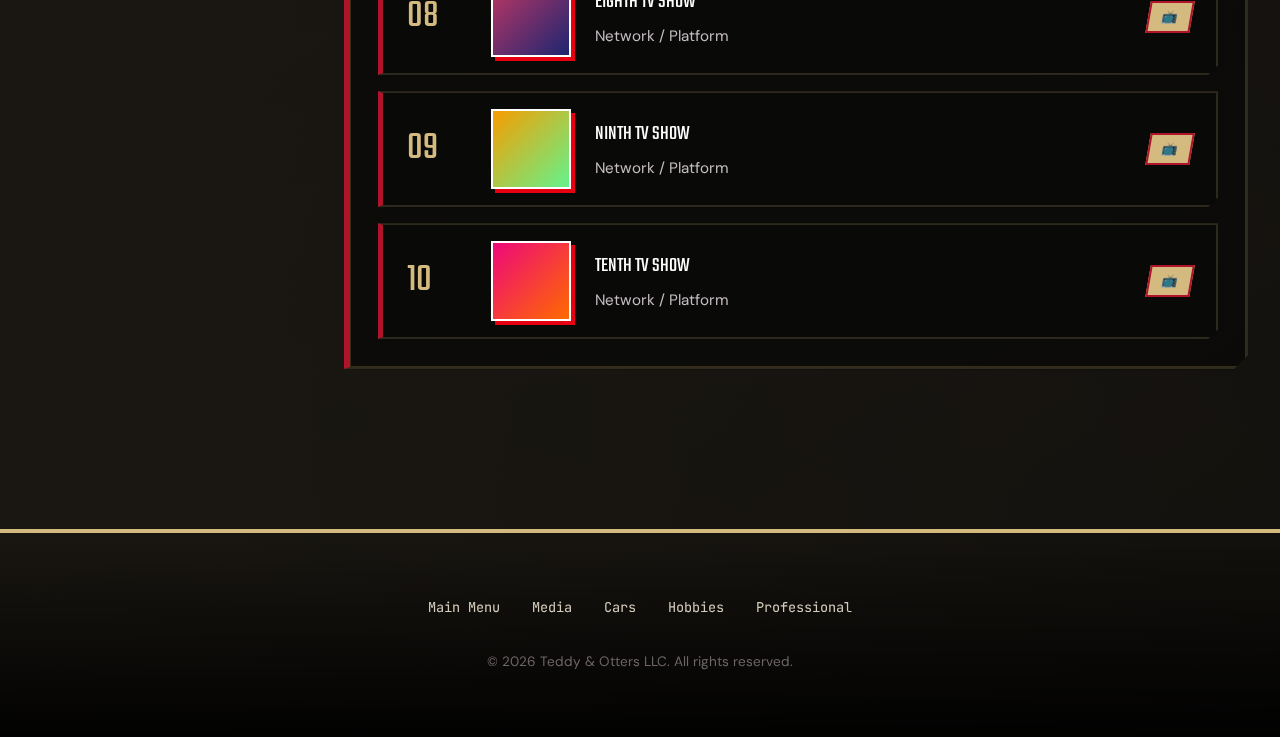
<file: music.html>
<!DOCTYPE html>
<html lang="en">
<head>
  <meta charset="UTF-8">
  <meta name="viewport" content="width=device-width, initial-scale=1.0">
  <title>Entertainment Rankings | My Personal Space</title>
  
  <!-- Fonts -->
  <link rel="preconnect" href="https://fonts.googleapis.com">
  <link rel="preconnect" href="https://fonts.gstatic.com" crossorigin>
  <link href="https://fonts.googleapis.com/css2?family=Teko:wght@400;500;600;700&family=DM+Sans:wght@400;500;600&family=JetBrains+Mono:wght@400;500&display=swap" rel="stylesheet">
  
  <!-- Styles -->
  <link rel="stylesheet" href="styles.css">
</head>
<body class="module-page" data-loader-title="Media Module">
  <!-- Navigation -->
  <nav class="nav">
    <a href="index.html" class="nav-logo">BRIAN</a>
    <button class="nav-toggle" aria-label="Toggle navigation">
      <span></span>
      <span></span>
      <span></span>
    </button>
    <ul class="nav-links">
      <li><a href="index.html" class="nav-link">Menu</a></li>
      <li><a href="media.html" class="nav-link active">Media</a></li>
      <li><a href="cars.html" class="nav-link">Cars</a></li>
      <li><a href="hobbies.html" class="nav-link">Hobbies</a></li>
      <li><a href="professional.html" class="nav-link">Professional</a></li>
    </ul>
  </nav>

  <!-- Main Content -->
  <main class="page container module-dashboard-page">
    <section class="module-dashboard-top" id="overview">
      <article class="module-dashboard-intro card">
        <span class="section-tag">// What I'm Into</span>
        <h1 class="module-dashboard-title">Media <span class="gradient-text">Rankings</span></h1>
        <p class="module-dashboard-copy">
          This is the long-form ranking board for albums, artists, movies, and TV shows.
          Use tabs to move across categories quickly.
        </p>
        <div class="module-dashboard-meta">
          <div class="module-meta-item">
            <span class="status-label">Mode</span>
            <span class="status-value">Archive Rankings</span>
          </div>
          <div class="module-meta-item">
            <span class="status-label">Categories</span>
            <span class="status-value">5 Tabs</span>
          </div>
          <div class="module-meta-item">
            <span class="status-label">Depth</span>
            <span class="status-value">Extended Lists</span>
          </div>
        </div>
      </article>
      <aside class="module-dashboard-aside card">
        <h2 class="module-dashboard-aside-title">Quick Guide</h2>
        <ul class="module-dashboard-list">
          <li><strong>Albums:</strong> all-time and by-year ranking tabs.</li>
          <li><strong>Artists:</strong> creator ranking board.</li>
          <li><strong>Movies/TV:</strong> full entertainment ordering.</li>
        </ul>
      </aside>
    </section>

    <div class="cars-menu-shell">
      <aside class="pause-menu animate-in stagger-2">
        <h2 class="pause-menu-title">Menu</h2>
        <a class="menu-option active" href="#overview">Overview</a>
        <a class="menu-option" href="#all-time">Albums</a>
        <a class="menu-option" href="#by-year">Albums by Year</a>
        <a class="menu-option" href="#artists">Artists</a>
        <a class="menu-option" href="#movies">Movies</a>
        <a class="menu-option" href="#tv-shows">TV Shows</a>
      </aside>

      <section class="menu-content">
    <!-- All Time Rankings -->
    <section class="menu-panel" id="all-time">
      <div class="album-list">
        <div class="album-item animate-in stagger-1" style="opacity: 0;">
          <span class="album-rank">01</span>
          <img class="album-cover" src="assets/Album Covers/MBDTFBallerina2.webp" alt="My Beautiful Dark Twisted Fantasy album cover">
          <div class="album-info">
            <span class="album-title">My Dark Beautiful Twisted Fantasy</span>
            <span class="album-artist">Kanye West</span>
          </div>
          <span class="album-year">2010</span>
        </div>

        <div class="album-item animate-in stagger-2" style="opacity: 0;">
          <span class="album-rank">02</span>
          <div class="album-cover" style="background: linear-gradient(135deg, #2d132c, #801336);"></div>
          <div class="album-info">
            <span class="album-title">SECOND FAVORITE</span>
            <span class="album-artist">Artist Name</span>
          </div>
          <span class="album-year">2019</span>
        </div>

        <div class="album-item animate-in stagger-3" style="opacity: 0;">
          <span class="album-rank">03</span>
          <div class="album-cover" style="background: linear-gradient(135deg, #1f4037, #99f2c8);"></div>
          <div class="album-info">
            <span class="album-title">THIRD PLACE ALBUM</span>
            <span class="album-artist">Artist Name</span>
          </div>
          <span class="album-year">2018</span>
        </div>

        <div class="album-item animate-in stagger-4" style="opacity: 0;">
          <span class="album-rank">04</span>
          <div class="album-cover" style="background: linear-gradient(135deg, #373b44, #4286f4);"></div>
          <div class="album-info">
            <span class="album-title">ANOTHER GREAT ALBUM</span>
            <span class="album-artist">Artist Name</span>
          </div>
          <span class="album-year">2021</span>
        </div>

        <div class="album-item animate-in stagger-5" style="opacity: 0;">
          <span class="album-rank">05</span>
          <div class="album-cover" style="background: linear-gradient(135deg, #ee0979, #ff6a00);"></div>
          <div class="album-info">
            <span class="album-title">FIFTH FAVORITE</span>
            <span class="album-artist">Artist Name</span>
          </div>
          <span class="album-year">2017</span>
        </div>

        <div class="album-item animate-in stagger-6" style="opacity: 0;">
          <span class="album-rank">06</span>
          <div class="album-cover" style="background: linear-gradient(135deg, #0f0c29, #302b63);"></div>
          <div class="album-info">
            <span class="album-title">SIXTH PLACE</span>
            <span class="album-artist">Artist Name</span>
          </div>
          <span class="album-year">2022</span>
        </div>

        <div class="album-item">
          <span class="album-rank">07</span>
          <div class="album-cover" style="background: linear-gradient(135deg, #834d9b, #d04ed6);"></div>
          <div class="album-info">
            <span class="album-title">SEVENTH ALBUM</span>
            <span class="album-artist">Artist Name</span>
          </div>
          <span class="album-year">2016</span>
        </div>

        <div class="album-item">
          <span class="album-rank">08</span>
          <div class="album-cover" style="background: linear-gradient(135deg, #11998e, #38ef7d);"></div>
          <div class="album-info">
            <span class="album-title">EIGHTH FAVORITE</span>
            <span class="album-artist">Artist Name</span>
          </div>
          <span class="album-year">2023</span>
        </div>

        <div class="album-item">
          <span class="album-rank">09</span>
          <div class="album-cover" style="background: linear-gradient(135deg, #fc4a1a, #f7b733);"></div>
          <div class="album-info">
            <span class="album-title">NINTH PLACE</span>
            <span class="album-artist">Artist Name</span>
          </div>
          <span class="album-year">2015</span>
        </div>

        <div class="album-item">
          <span class="album-rank">10</span>
          <div class="album-cover" style="background: linear-gradient(135deg, #654ea3, #eaafc8);"></div>
          <div class="album-info">
            <span class="album-title">TENTH ALBUM</span>
            <span class="album-artist">Artist Name</span>
          </div>
          <span class="album-year">2024</span>
        </div>
      </div>
    </section>

    <!-- By Year Rankings -->
    <section class="menu-panel" id="by-year">
      <div class="year-filter">
        <label for="year-select">Select Year:</label>
        <select id="year-select" class="year-select">
          <option value="2025">2025</option>
          <option value="2024">2024</option>
          <option value="2023">2023</option>
          <option value="2022">2022</option>
          <option value="2021">2021</option>
          <option value="2020">2020</option>
        </select>
      </div>

      <div class="album-list" id="yearly-albums">
        <div class="album-item">
          <span class="album-rank">01</span>
          <div class="album-cover" style="background: linear-gradient(135deg, #667eea, #764ba2);"></div>
          <div class="album-info">
            <span class="album-title">BEST OF THE YEAR</span>
            <span class="album-artist">Artist Name</span>
          </div>
          <span class="album-year">2025</span>
        </div>

        <div class="album-item">
          <span class="album-rank">02</span>
          <div class="album-cover" style="background: linear-gradient(135deg, #f093fb, #f5576c);"></div>
          <div class="album-info">
            <span class="album-title">RUNNER UP</span>
            <span class="album-artist">Artist Name</span>
          </div>
          <span class="album-year">2025</span>
        </div>

        <div class="album-item">
          <span class="album-rank">03</span>
          <div class="album-cover" style="background: linear-gradient(135deg, #4facfe, #00f2fe);"></div>
          <div class="album-info">
            <span class="album-title">THIRD BEST</span>
            <span class="album-artist">Artist Name</span>
          </div>
          <span class="album-year">2025</span>
        </div>

        <div class="album-item">
          <span class="album-rank">04</span>
          <div class="album-cover" style="background: linear-gradient(135deg, #43e97b, #38f9d7);"></div>
          <div class="album-info">
            <span class="album-title">FOURTH PLACE</span>
            <span class="album-artist">Artist Name</span>
          </div>
          <span class="album-year">2025</span>
        </div>

        <div class="album-item">
          <span class="album-rank">05</span>
          <div class="album-cover" style="background: linear-gradient(135deg, #fa709a, #fee140);"></div>
          <div class="album-info">
            <span class="album-title">FIFTH BEST</span>
            <span class="album-artist">Artist Name</span>
          </div>
          <span class="album-year">2025</span>
        </div>
      </div>
    </section>

    <!-- Favorite Artists -->
    <section class="menu-panel" id="artists">
      <div class="album-list">
        <div class="album-item">
          <span class="album-rank">01</span>
          <div class="album-cover" style="background: linear-gradient(135deg, #667eea, #764ba2); border-radius: 50%;"></div>
          <div class="album-info">
            <span class="album-title">FAVORITE ARTIST</span>
            <span class="album-artist">Genre / Style</span>
          </div>
          <span class="album-year">🎤</span>
        </div>

        <div class="album-item">
          <span class="album-rank">02</span>
          <div class="album-cover" style="background: linear-gradient(135deg, #f093fb, #f5576c); border-radius: 50%;"></div>
          <div class="album-info">
            <span class="album-title">SECOND ARTIST</span>
            <span class="album-artist">Genre / Style</span>
          </div>
          <span class="album-year">🎤</span>
        </div>

        <div class="album-item">
          <span class="album-rank">03</span>
          <div class="album-cover" style="background: linear-gradient(135deg, #4facfe, #00f2fe); border-radius: 50%;"></div>
          <div class="album-info">
            <span class="album-title">THIRD ARTIST</span>
            <span class="album-artist">Genre / Style</span>
          </div>
          <span class="album-year">🎤</span>
        </div>

        <div class="album-item">
          <span class="album-rank">04</span>
          <div class="album-cover" style="background: linear-gradient(135deg, #43e97b, #38f9d7); border-radius: 50%;"></div>
          <div class="album-info">
            <span class="album-title">FOURTH ARTIST</span>
            <span class="album-artist">Genre / Style</span>
          </div>
          <span class="album-year">🎤</span>
        </div>

        <div class="album-item">
          <span class="album-rank">05</span>
          <div class="album-cover" style="background: linear-gradient(135deg, #fa709a, #fee140); border-radius: 50%;"></div>
          <div class="album-info">
            <span class="album-title">FIFTH ARTIST</span>
            <span class="album-artist">Genre / Style</span>
          </div>
          <span class="album-year">🎤</span>
        </div>

        <div class="album-item">
          <span class="album-rank">06</span>
          <div class="album-cover" style="background: linear-gradient(135deg, #a18cd1, #fbc2eb); border-radius: 50%;"></div>
          <div class="album-info">
            <span class="album-title">SIXTH ARTIST</span>
            <span class="album-artist">Genre / Style</span>
          </div>
          <span class="album-year">🎤</span>
        </div>

        <div class="album-item">
          <span class="album-rank">07</span>
          <div class="album-cover" style="background: linear-gradient(135deg, #ff9a9e, #fecfef); border-radius: 50%;"></div>
          <div class="album-info">
            <span class="album-title">SEVENTH ARTIST</span>
            <span class="album-artist">Genre / Style</span>
          </div>
          <span class="album-year">🎤</span>
        </div>

        <div class="album-item">
          <span class="album-rank">08</span>
          <div class="album-cover" style="background: linear-gradient(135deg, #a1c4fd, #c2e9fb); border-radius: 50%;"></div>
          <div class="album-info">
            <span class="album-title">EIGHTH ARTIST</span>
            <span class="album-artist">Genre / Style</span>
          </div>
          <span class="album-year">🎤</span>
        </div>

        <div class="album-item">
          <span class="album-rank">09</span>
          <div class="album-cover" style="background: linear-gradient(135deg, #d299c2, #fef9d7); border-radius: 50%;"></div>
          <div class="album-info">
            <span class="album-title">NINTH ARTIST</span>
            <span class="album-artist">Genre / Style</span>
          </div>
          <span class="album-year">🎤</span>
        </div>

        <div class="album-item">
          <span class="album-rank">10</span>
          <div class="album-cover" style="background: linear-gradient(135deg, #89f7fe, #66a6ff); border-radius: 50%;"></div>
          <div class="album-info">
            <span class="album-title">TENTH ARTIST</span>
            <span class="album-artist">Genre / Style</span>
          </div>
          <span class="album-year">🎤</span>
        </div>
      </div>
    </section>

    <!-- Favorite Movies -->
    <section class="menu-panel" id="movies">
      <div class="album-list">
        <div class="album-item">
          <span class="album-rank">01</span>
          <div class="album-cover" style="background: linear-gradient(135deg, #1a1a2e, #e94560);"></div>
          <div class="album-info">
            <span class="album-title">FAVORITE MOVIE</span>
            <span class="album-artist">Director Name</span>
          </div>
          <span class="album-year">2020</span>
        </div>

        <div class="album-item">
          <span class="album-rank">02</span>
          <div class="album-cover" style="background: linear-gradient(135deg, #0f3460, #16213e);"></div>
          <div class="album-info">
            <span class="album-title">SECOND MOVIE</span>
            <span class="album-artist">Director Name</span>
          </div>
          <span class="album-year">2019</span>
        </div>

        <div class="album-item">
          <span class="album-rank">03</span>
          <div class="album-cover" style="background: linear-gradient(135deg, #533483, #e94560);"></div>
          <div class="album-info">
            <span class="album-title">THIRD MOVIE</span>
            <span class="album-artist">Director Name</span>
          </div>
          <span class="album-year">2018</span>
        </div>

        <div class="album-item">
          <span class="album-rank">04</span>
          <div class="album-cover" style="background: linear-gradient(135deg, #2c3e50, #4ca1af);"></div>
          <div class="album-info">
            <span class="album-title">FOURTH MOVIE</span>
            <span class="album-artist">Director Name</span>
          </div>
          <span class="album-year">2017</span>
        </div>

        <div class="album-item">
          <span class="album-rank">05</span>
          <div class="album-cover" style="background: linear-gradient(135deg, #141e30, #243b55);"></div>
          <div class="album-info">
            <span class="album-title">FIFTH MOVIE</span>
            <span class="album-artist">Director Name</span>
          </div>
          <span class="album-year">2016</span>
        </div>

        <div class="album-item">
          <span class="album-rank">06</span>
          <div class="album-cover" style="background: linear-gradient(135deg, #4b134f, #c94b4b);"></div>
          <div class="album-info">
            <span class="album-title">SIXTH MOVIE</span>
            <span class="album-artist">Director Name</span>
          </div>
          <span class="album-year">2015</span>
        </div>

        <div class="album-item">
          <span class="album-rank">07</span>
          <div class="album-cover" style="background: linear-gradient(135deg, #232526, #414345);"></div>
          <div class="album-info">
            <span class="album-title">SEVENTH MOVIE</span>
            <span class="album-artist">Director Name</span>
          </div>
          <span class="album-year">2014</span>
        </div>

        <div class="album-item">
          <span class="album-rank">08</span>
          <div class="album-cover" style="background: linear-gradient(135deg, #200122, #6f0000);"></div>
          <div class="album-info">
            <span class="album-title">EIGHTH MOVIE</span>
            <span class="album-artist">Director Name</span>
          </div>
          <span class="album-year">2013</span>
        </div>

        <div class="album-item">
          <span class="album-rank">09</span>
          <div class="album-cover" style="background: linear-gradient(135deg, #360033, #0b8793);"></div>
          <div class="album-info">
            <span class="album-title">NINTH MOVIE</span>
            <span class="album-artist">Director Name</span>
          </div>
          <span class="album-year">2012</span>
        </div>

        <div class="album-item">
          <span class="album-rank">10</span>
          <div class="album-cover" style="background: linear-gradient(135deg, #1f1c2c, #928dab);"></div>
          <div class="album-info">
            <span class="album-title">TENTH MOVIE</span>
            <span class="album-artist">Director Name</span>
          </div>
          <span class="album-year">2011</span>
        </div>
      </div>
    </section>

    <!-- Favorite TV Shows -->
    <section class="menu-panel" id="tv-shows">
      <div class="album-list">
        <div class="album-item">
          <span class="album-rank">01</span>
          <div class="album-cover" style="background: linear-gradient(135deg, #00b4db, #0083b0);"></div>
          <div class="album-info">
            <span class="album-title">FAVORITE TV SHOW</span>
            <span class="album-artist">Network / Platform</span>
          </div>
          <span class="album-year">📺</span>
        </div>

        <div class="album-item">
          <span class="album-rank">02</span>
          <div class="album-cover" style="background: linear-gradient(135deg, #e65c00, #f9d423);"></div>
          <div class="album-info">
            <span class="album-title">SECOND TV SHOW</span>
            <span class="album-artist">Network / Platform</span>
          </div>
          <span class="album-year">📺</span>
        </div>

        <div class="album-item">
          <span class="album-rank">03</span>
          <div class="album-cover" style="background: linear-gradient(135deg, #7b4397, #dc2430);"></div>
          <div class="album-info">
            <span class="album-title">THIRD TV SHOW</span>
            <span class="album-artist">Network / Platform</span>
          </div>
          <span class="album-year">📺</span>
        </div>

        <div class="album-item">
          <span class="album-rank">04</span>
          <div class="album-cover" style="background: linear-gradient(135deg, #56ab2f, #a8e063);"></div>
          <div class="album-info">
            <span class="album-title">FOURTH TV SHOW</span>
            <span class="album-artist">Network / Platform</span>
          </div>
          <span class="album-year">📺</span>
        </div>

        <div class="album-item">
          <span class="album-rank">05</span>
          <div class="album-cover" style="background: linear-gradient(135deg, #f857a6, #ff5858);"></div>
          <div class="album-info">
            <span class="album-title">FIFTH TV SHOW</span>
            <span class="album-artist">Network / Platform</span>
          </div>
          <span class="album-year">📺</span>
        </div>

        <div class="album-item">
          <span class="album-rank">06</span>
          <div class="album-cover" style="background: linear-gradient(135deg, #4568dc, #b06ab3);"></div>
          <div class="album-info">
            <span class="album-title">SIXTH TV SHOW</span>
            <span class="album-artist">Network / Platform</span>
          </div>
          <span class="album-year">📺</span>
        </div>

        <div class="album-item">
          <span class="album-rank">07</span>
          <div class="album-cover" style="background: linear-gradient(135deg, #134e5e, #71b280);"></div>
          <div class="album-info">
            <span class="album-title">SEVENTH TV SHOW</span>
            <span class="album-artist">Network / Platform</span>
          </div>
          <span class="album-year">📺</span>
        </div>

        <div class="album-item">
          <span class="album-rank">08</span>
          <div class="album-cover" style="background: linear-gradient(135deg, #c33764, #1d2671);"></div>
          <div class="album-info">
            <span class="album-title">EIGHTH TV SHOW</span>
            <span class="album-artist">Network / Platform</span>
          </div>
          <span class="album-year">📺</span>
        </div>

        <div class="album-item">
          <span class="album-rank">09</span>
          <div class="album-cover" style="background: linear-gradient(135deg, #f79d00, #64f38c);"></div>
          <div class="album-info">
            <span class="album-title">NINTH TV SHOW</span>
            <span class="album-artist">Network / Platform</span>
          </div>
          <span class="album-year">📺</span>
        </div>

        <div class="album-item">
          <span class="album-rank">10</span>
          <div class="album-cover" style="background: linear-gradient(135deg, #ee0979, #ff6a00);"></div>
          <div class="album-info">
            <span class="album-title">TENTH TV SHOW</span>
            <span class="album-artist">Network / Platform</span>
          </div>
          <span class="album-year">📺</span>
        </div>
      </div>
    </section>
      </section>
    </div>
  </main>

  <!-- Footer -->
  <footer class="footer">
    <div class="footer-links">
      <a href="index.html" class="footer-link">Main Menu</a>
      <a href="media.html" class="footer-link">Media</a>
      <a href="cars.html" class="footer-link">Cars</a>
      <a href="hobbies.html" class="footer-link">Hobbies</a>
      <a href="professional.html" class="footer-link">Professional</a>
    </div>
    <p class="footer-copyright">© 2026 Teddy & Otters LLC. All rights reserved.</p>
  </footer>

  <script src="script.js"></script>
</body>
</html>
</file>
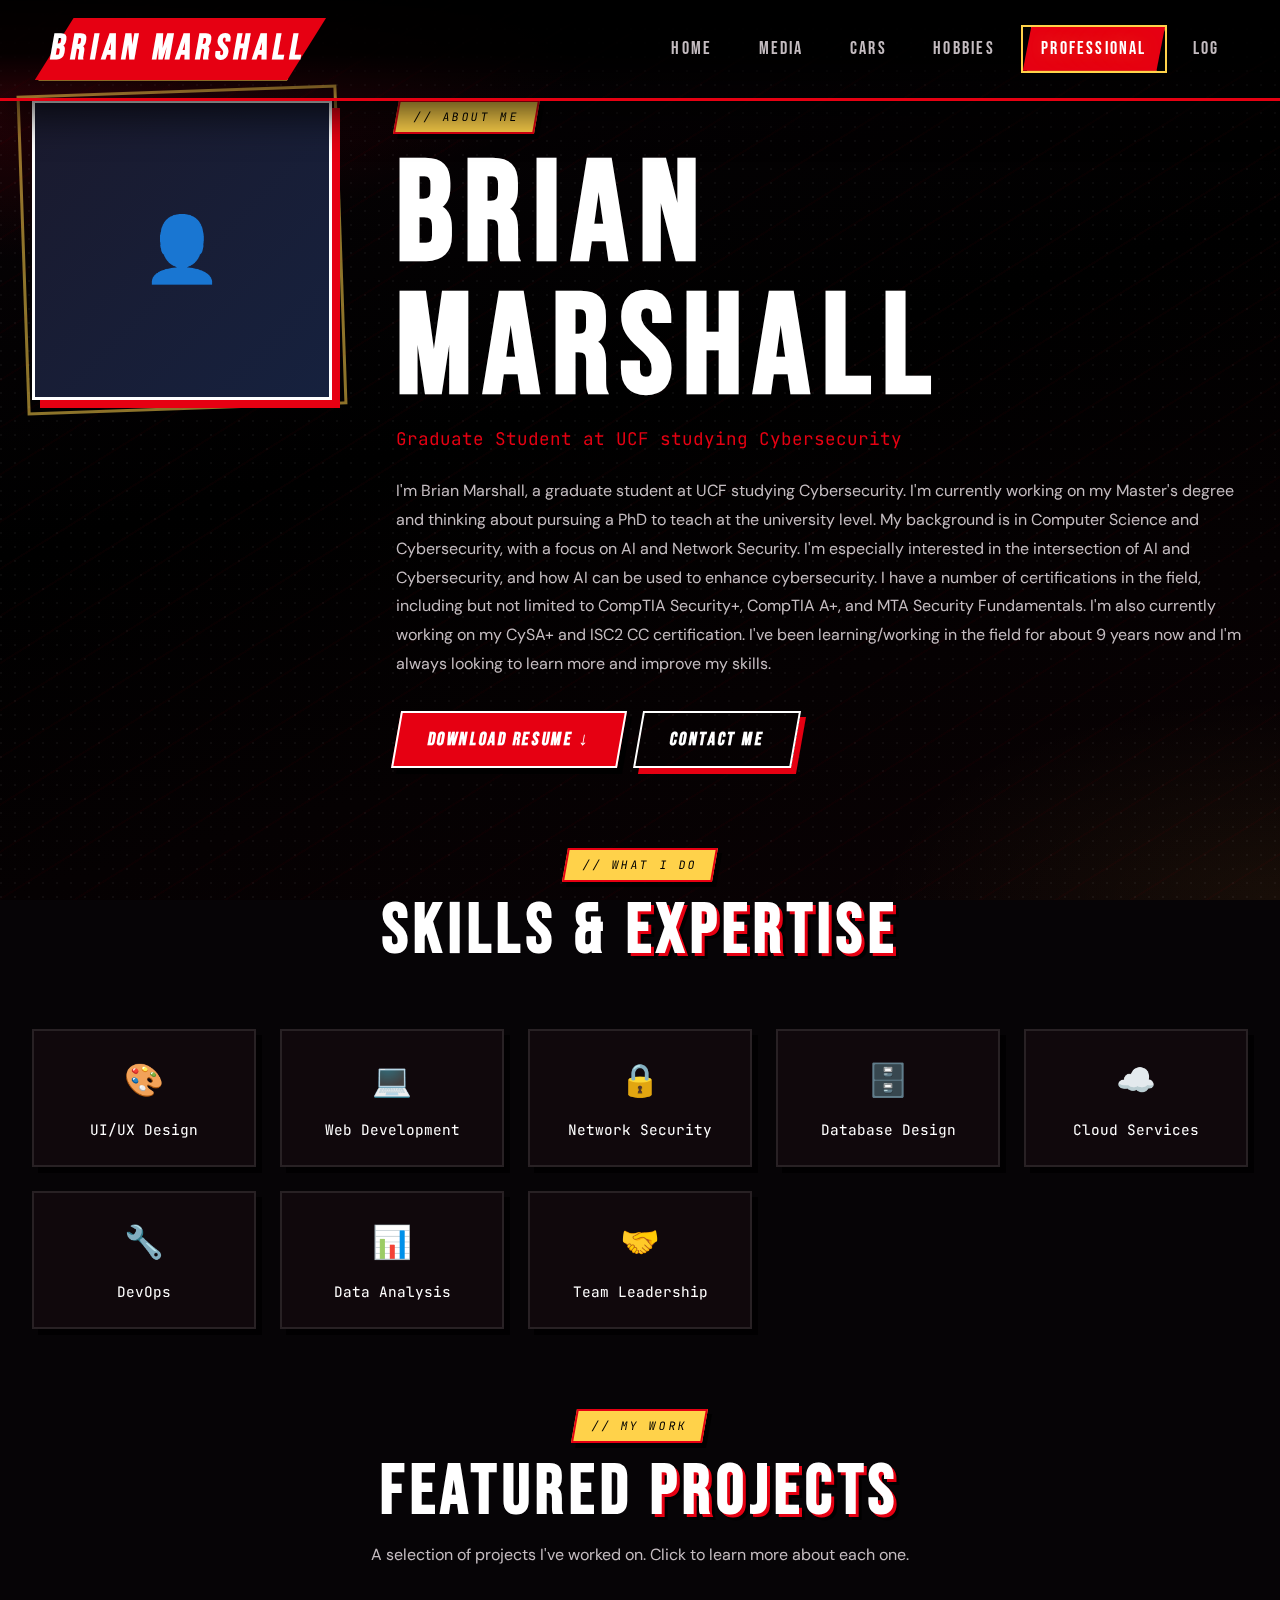
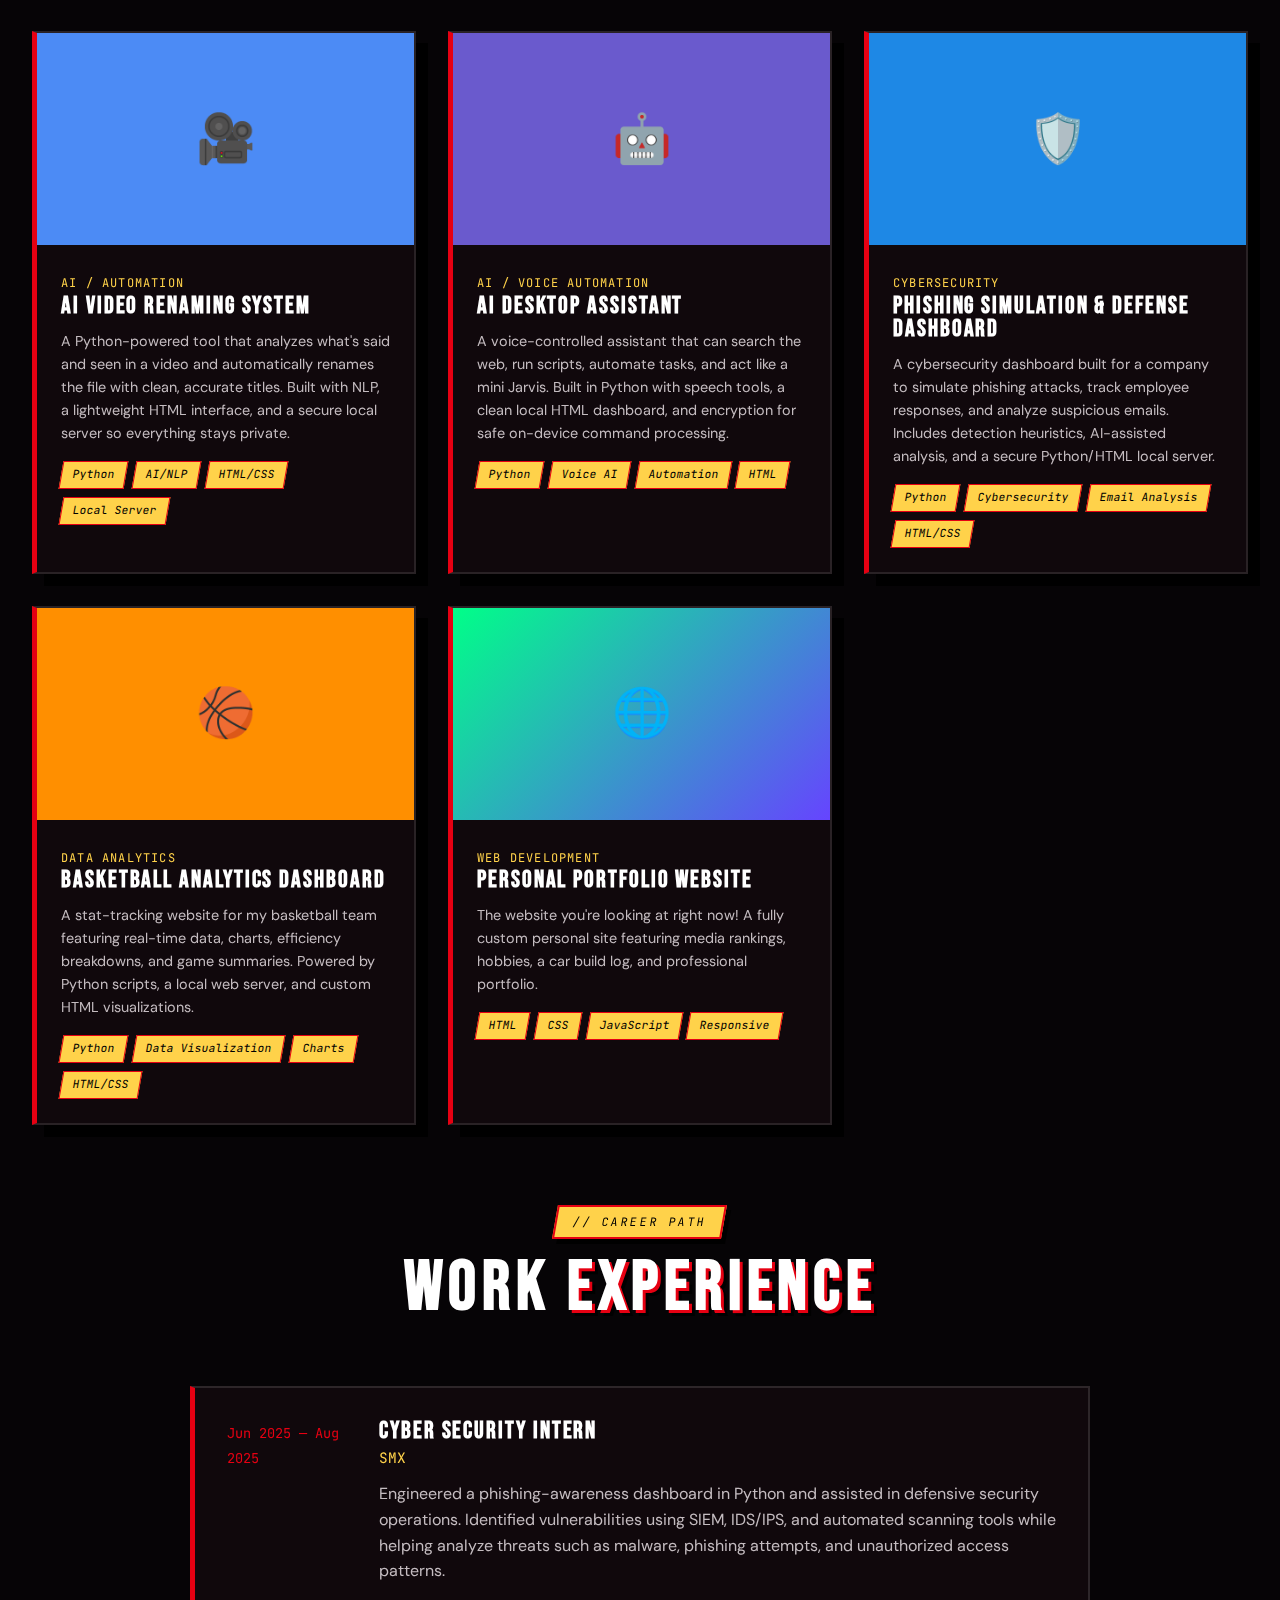
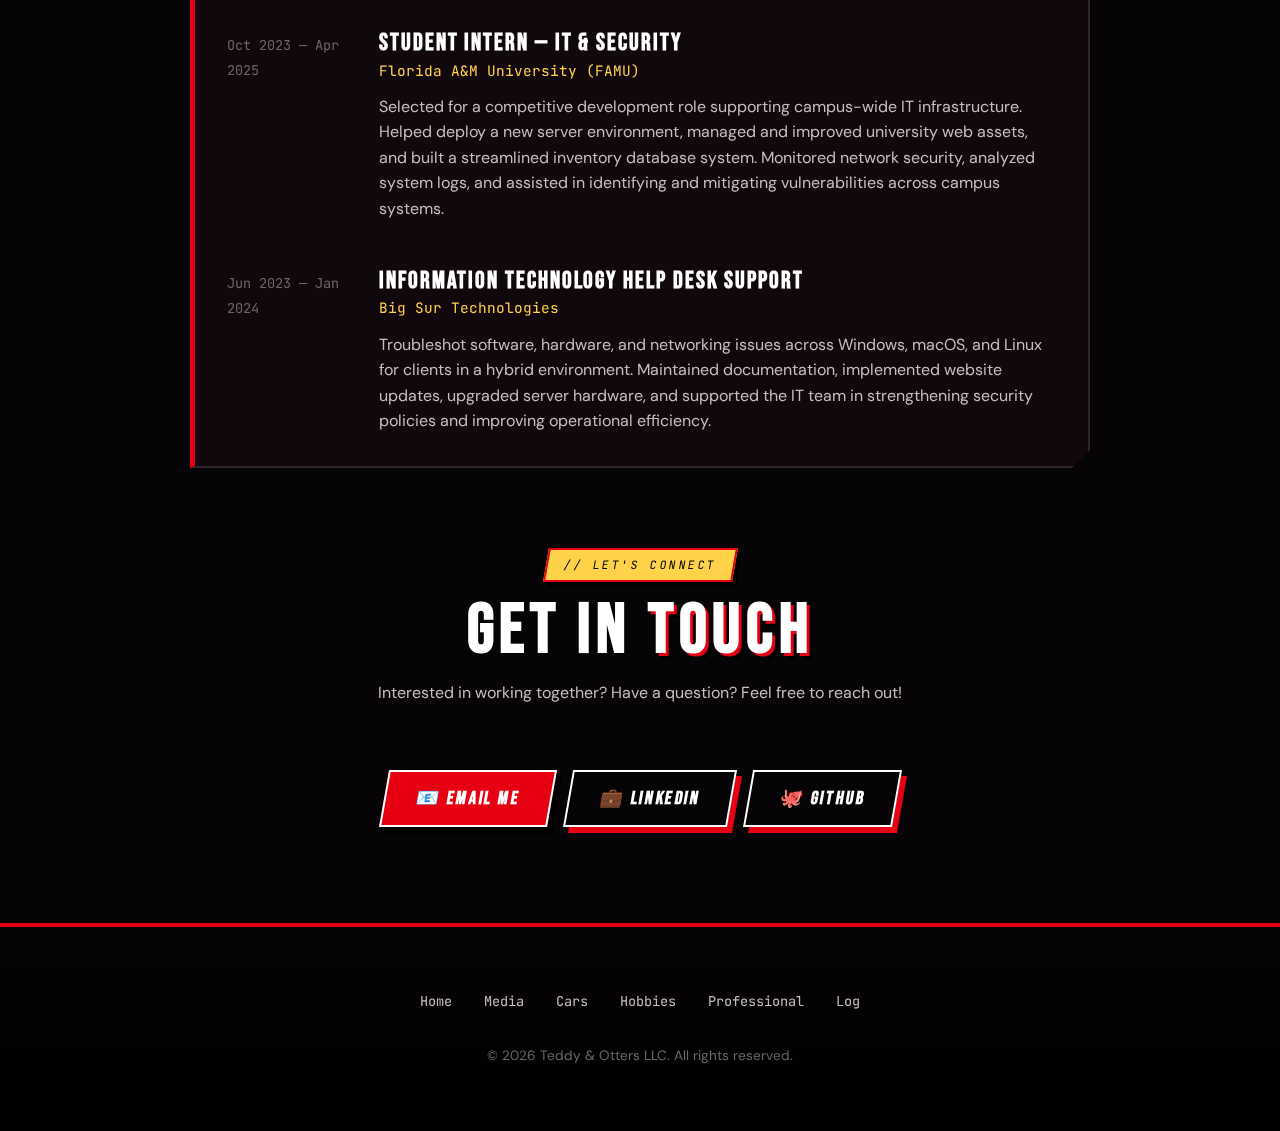
<file: professional.html>
<!DOCTYPE html>
<html lang="en">
<head>
  <meta charset="UTF-8">
  <meta name="viewport" content="width=device-width, initial-scale=1.0">
  <title>Professional | My Personal Space</title>
  
  <!-- Fonts -->
  <link rel="preconnect" href="https://fonts.googleapis.com">
  <link rel="preconnect" href="https://fonts.gstatic.com" crossorigin>
  <link href="https://fonts.googleapis.com/css2?family=Bebas+Neue&family=DM+Sans:wght@400;500;600&family=JetBrains+Mono:wght@400;500&display=swap" rel="stylesheet">
  
  <!-- Styles -->
  <link rel="stylesheet" href="styles.css">
</head>
<body>
  <!-- Navigation -->
  <nav class="nav">
    <a href="index.html" class="nav-logo">BRIAN MARSHALL</a>
    <button class="nav-toggle" aria-label="Toggle navigation">
      <span></span>
      <span></span>
      <span></span>
    </button>
    <ul class="nav-links">
      <li><a href="index.html" class="nav-link">Home</a></li>
      <li><a href="media.html" class="nav-link">Media</a></li>
      <li><a href="cars.html" class="nav-link">Cars</a></li>
      <li><a href="hobbies.html" class="nav-link">Hobbies</a></li>
      <li><a href="professional.html" class="nav-link active">Professional</a></li>
      <li><a href="log.html" class="nav-link">Log</a></li>
    </ul>
  </nav>

  <!-- Main Content -->
  <main class="page container">
    <!-- Profile Section -->
    <div class="profile-section">
      <div class="profile-image-container">
        <div class="profile-image" style="background: linear-gradient(135deg, #1a1a2e, #16213e); display: flex; align-items: center; justify-content: center;">
          <span style="font-size: 4rem;">👤</span>
        </div>
      </div>
      
      <div class="profile-info">
        <span class="section-tag">// About Me</span>
        <h1>BRIAN MARSHALL</h1>
        <p class="profile-title">Graduate Student at UCF studying Cybersecurity</p>
        <p class="profile-bio">
          I'm Brian Marshall, a graduate student at UCF studying Cybersecurity. I'm currently working on my Master's degree and thinking about pursuing a PhD to teach at the university level.
          My background is in Computer Science and Cybersecurity, with a focus on AI and Network Security. I'm especially interested in the intersection of AI and Cybersecurity, and how AI can be used to enhance cybersecurity.
          I have a number of certifications in the field, including but not limited to CompTIA Security+, CompTIA A+, and MTA Security Fundamentals. I'm also currently working on my CySA+ and ISC2 CC certification.
          I've been learning/working in the field for about 9 years now and I'm always looking to learn more and improve my skills.
        </p>
        <div class="profile-actions">
          <a href="assets/resume.pdf" download class="btn btn-primary">
            Download Resume ↓
          </a>
          <a href="mailto:bdmarshalljr2@gmail.com" class="btn btn-secondary">
            Contact Me
          </a>
        </div>
      </div>
    </div>

    <!-- Skills Section -->
    <div style="margin-bottom: 5rem;">
      <div class="section-header">
        <span class="section-tag">// What I Do</span>
        <h2 class="section-title">Skills & <span class="gradient-text">Expertise</span></h2>
      </div>
      
      <div class="skills-grid">
        <div class="skill-item">
          <div class="skill-icon">🎨</div>
          <div class="skill-name">UI/UX Design</div>
        </div>
        <div class="skill-item">
          <div class="skill-icon">💻</div>
          <div class="skill-name">Web Development</div>
        </div>
        <div class="skill-item">
          <div class="skill-icon">🔒</div>
          <div class="skill-name">Network Security</div>
        </div>
        <div class="skill-item">
          <div class="skill-icon">🗄️</div>
          <div class="skill-name">Database Design</div>
        </div>
        <div class="skill-item">
          <div class="skill-icon">☁️</div>
          <div class="skill-name">Cloud Services</div>
        </div>
        <div class="skill-item">
          <div class="skill-icon">🔧</div>
          <div class="skill-name">DevOps</div>
        </div>
        <div class="skill-item">
          <div class="skill-icon">📊</div>
          <div class="skill-name">Data Analysis</div>
        </div>
        <div class="skill-item">
          <div class="skill-icon">🤝</div>
          <div class="skill-name">Team Leadership</div>
        </div>
      </div>
    </div>

    <!<!-- Portfolio Section -->
    <div style="margin-bottom: 5rem;">
      <div class="section-header">
        <span class="section-tag">// My Work</span>
        <h2 class="section-title">Featured <span class="gradient-text">Projects</span></h2>
        <p class="section-description">
          A selection of projects I've worked on. Click to learn more about each one.
        </p>
      </div>
    
      <div class="portfolio-grid">
    
        <!-- AI Video Renaming System -->
        <a href="https://github.com/AfroTeddy12/Vidsense" target="_blank" class="portfolio-item">
          <div class="portfolio-image" style="background:#4C8BF5 ; display: flex; align-items: center; justify-content: center;">
            <span style="font-size: 3rem;">🎥</span>
          </div>
          <div class="portfolio-content">
            <span class="portfolio-category">AI / Automation</span>
            <h3 class="portfolio-title">AI Video Renaming System</h3>
            <p class="portfolio-description">
              A Python-powered tool that analyzes what's said and seen in a video and
              automatically renames the file with clean, accurate titles. Built with NLP,
              a lightweight HTML interface, and a secure local server so everything stays private.
            </p>
            <div class="portfolio-tags">
              <span class="portfolio-tag">Python</span>
              <span class="portfolio-tag">AI/NLP</span>
              <span class="portfolio-tag">HTML/CSS</span>
              <span class="portfolio-tag">Local Server</span>
            </div>
          </div>
        </a>
    
        <!-- AI Desktop Assistant -->
        <a href="https://github.com/AfroTeddy12/Liltrin" target="_blank" class="portfolio-item">
          <div class="portfolio-image" style="background:#6A5ACD; display: flex; align-items: center; justify-content: center;">
            <span style="font-size: 3rem;">🤖</span>
          </div>
          <div class="portfolio-content">
            <span class="portfolio-category">AI / Voice Automation</span>
            <h3 class="portfolio-title">AI Desktop Assistant</h3>
            <p class="portfolio-description">
              A voice-controlled assistant that can search the web, run scripts, automate tasks,
              and act like a mini Jarvis. Built in Python with speech tools,
              a clean local HTML dashboard, and encryption for safe on-device command processing.
            </p>
            <div class="portfolio-tags">
              <span class="portfolio-tag">Python</span>
              <span class="portfolio-tag">Voice AI</span>
              <span class="portfolio-tag">Automation</span>
              <span class="portfolio-tag">HTML</span>
            </div>
          </div>
        </a>
    
        <!-- Phishing Simulation Dashboard -->
        <a href="https://github.com/AfroTeddy12/Final-Project-Phising-detection" target="_blank" class="portfolio-item">
          <div class="portfolio-image" style="background:#1E88E5; display: flex; align-items: center; justify-content: center;">
            <span style="font-size: 3rem;">🛡️</span>
          </div>
          <div class="portfolio-content">
            <span class="portfolio-category">Cybersecurity</span>
            <h3 class="portfolio-title">Phishing Simulation & Defense Dashboard</h3>
            <p class="portfolio-description">
              A cybersecurity dashboard built for a company to simulate phishing attacks,
              track employee responses, and analyze suspicious emails. Includes detection
              heuristics, AI-assisted analysis, and a secure Python/HTML local server.
            </p>
            <div class="portfolio-tags">
              <span class="portfolio-tag">Python</span>
              <span class="portfolio-tag">Cybersecurity</span>
              <span class="portfolio-tag">Email Analysis</span>
              <span class="portfolio-tag">HTML/CSS</span>
            </div>
          </div>
        </a>
    
        <!-- Basketball Analytics Dashboard -->
        <a href="https://github.com/AfroTeddy12/Middleton-advanced-stats" target="_blank" class="portfolio-item">
          <div class="portfolio-image" style="background: #FF8F00; display: flex; align-items: center; justify-content: center;">
            <span style="font-size: 3rem;">🏀</span>
          </div>
          <div class="portfolio-content">
            <span class="portfolio-category">Data Analytics</span>
            <h3 class="portfolio-title">Basketball Analytics Dashboard</h3>
            <p class="portfolio-description">
              A stat-tracking website for my basketball team featuring real-time data,
              charts, efficiency breakdowns, and game summaries. Powered by Python scripts,
              a local web server, and custom HTML visualizations.
            </p>
            <div class="portfolio-tags">
              <span class="portfolio-tag">Python</span>
              <span class="portfolio-tag">Data Visualization</span>
              <span class="portfolio-tag">Charts</span>
              <span class="portfolio-tag">HTML/CSS</span>
            </div>
          </div>
        </a>

        <!-- This Website -->
        <a href="https://github.com/AfroTeddy12/Portfolio-Website.io" target="_blank" class="portfolio-item">
          <div class="portfolio-image" style="background: linear-gradient(135deg, #00ff88, #6644ff); display: flex; align-items: center; justify-content: center;">
            <span style="font-size: 3rem;">🌐</span>
          </div>
          <div class="portfolio-content">
            <span class="portfolio-category">Web Development</span>
            <h3 class="portfolio-title">Personal Portfolio Website</h3>
            <p class="portfolio-description">
              The website you're looking at right now! A fully custom personal site featuring
              media rankings, hobbies, a car build log, and professional portfolio.
            </p>
            <div class="portfolio-tags">
              <span class="portfolio-tag">HTML</span>
              <span class="portfolio-tag">CSS</span>
              <span class="portfolio-tag">JavaScript</span>
              <span class="portfolio-tag">Responsive</span>
            </div>
          </div>
        </a>
    
      </div>
    </div>

    <!-- Experience Timeline -->
<div style="margin-bottom: 5rem;">
  <div class="section-header animate-in stagger-1" style="opacity: 0;">
    <span class="section-tag">// Career Path</span>
    <h2 class="section-title">Work <span class="gradient-text">Experience</span></h2>
  </div>
  
  <div class="card" style="max-width: 900px; margin: 0 auto;">
    <div style="display: flex; flex-direction: column; gap: 3rem;">

      <!-- Cyber Security Intern -->
      <div class="animate-in stagger-2" style="display: flex; gap: 2rem; align-items: flex-start; opacity: 0;">
        <div style="min-width: 120px;">
          <span style="font-family: var(--font-mono); color: var(--accent-primary); font-size: 0.85rem;">
            Jun 2025 — Aug 2025
          </span>
        </div>
        <div>
          <h4 style="font-family: var(--font-display); font-size: 1.5rem; margin-bottom: 0.25rem;">
            Cyber Security Intern
          </h4>
          <p style="font-family: var(--font-mono); color: var(--accent-tertiary); font-size: 0.9rem; margin-bottom: 0.75rem;">
            SMX
          </p>
          <p style="color: var(--text-secondary);">
            Engineered a phishing-awareness dashboard in Python and assisted in defensive security operations. 
            Identified vulnerabilities using SIEM, IDS/IPS, and automated scanning tools while helping analyze 
            threats such as malware, phishing attempts, and unauthorized access patterns.
          </p>
        </div>
      </div>

      <!-- Student Intern - FAMU -->
      <div class="animate-in stagger-3" style="display: flex; gap: 2rem; align-items: flex-start; opacity: 0;">
        <div style="min-width: 120px;">
          <span style="font-family: var(--font-mono); color: var(--text-muted); font-size: 0.85rem;">
            Oct 2023 — Apr 2025
          </span>
        </div>
        <div>
          <h4 style="font-family: var(--font-display); font-size: 1.5rem; margin-bottom: 0.25rem;">
            Student Intern — IT & Security
          </h4>
          <p style="font-family: var(--font-mono); color: var(--accent-tertiary); font-size: 0.9rem; margin-bottom: 0.75rem;">
            Florida A&M University (FAMU)
          </p>
          <p style="color: var(--text-secondary);">
            Selected for a competitive development role supporting campus-wide IT infrastructure. 
            Helped deploy a new server environment, managed and improved university web assets, 
            and built a streamlined inventory database system. Monitored network security, analyzed system logs, 
            and assisted in identifying and mitigating vulnerabilities across campus systems.
          </p>
        </div>
      </div>

      <!-- Big Sur Technologies - Help Desk -->
      <div class="animate-in stagger-4" style="display: flex; gap: 2rem; align-items: flex-start; opacity: 0;">
        <div style="min-width: 120px;">
          <span style="font-family: var(--font-mono); color: var(--text-muted); font-size: 0.85rem;">
            Jun 2023 — Jan 2024
          </span>
        </div>
        <div>
          <h4 style="font-family: var(--font-display); font-size: 1.5rem; margin-bottom: 0.25rem;">
            Information Technology Help Desk Support
          </h4>
          <p style="font-family: var(--font-mono); color: var(--accent-tertiary); font-size: 0.9rem; margin-bottom: 0.75rem;">
            Big Sur Technologies
          </p>
          <p style="color: var(--text-secondary);">
            Troubleshot software, hardware, and networking issues across Windows, macOS, and Linux for clients 
            in a hybrid environment. Maintained documentation, implemented website updates, upgraded server hardware, 
            and supported the IT team in strengthening security policies and improving operational efficiency.
          </p>
        </div>
      </div>

    </div>
  </div>
</div>



    <!-- Contact Section -->
    <div>
      <div class="section-header">
        <span class="section-tag">// Let's Connect</span>
        <h2 class="section-title">Get In <span class="gradient-text">Touch</span></h2>
        <p class="section-description">
          Interested in working together? Have a question? Feel free to reach out!
        </p>
      </div>
      
      <div style="display: flex; gap: 1rem; justify-content: center; flex-wrap: wrap;">
        <a href="mailto:bdmarshalljr2@gmail.com" class="btn btn-primary">
          📧 Email Me
        </a>
        <a href="https://www.linkedin.com/in/brian-marshall-9ba7251b3/" target="_blank" class="btn btn-secondary">
          💼 LinkedIn
        </a>
        <a href="https://github.com/AfroTeddy12" target="_blank" class="btn btn-secondary">
          🐙 GitHub
        </a>
      </div>
    </div>
  </main>

  <!-- Footer -->
  <footer class="footer">
    <div class="footer-links">
      <a href="index.html" class="footer-link">Home</a>
      <a href="media.html" class="footer-link">Media</a>
      <a href="cars.html" class="footer-link">Cars</a>
      <a href="hobbies.html" class="footer-link">Hobbies</a>
      <a href="professional.html" class="footer-link">Professional</a>
      <a href="log.html" class="footer-link">Log</a>
    </div>
    <p class="footer-copyright">© 2026 Teddy & Otters LLC. All rights reserved.</p>
  </footer>

  <script src="script.js"></script>
</body>
</html>
</file>
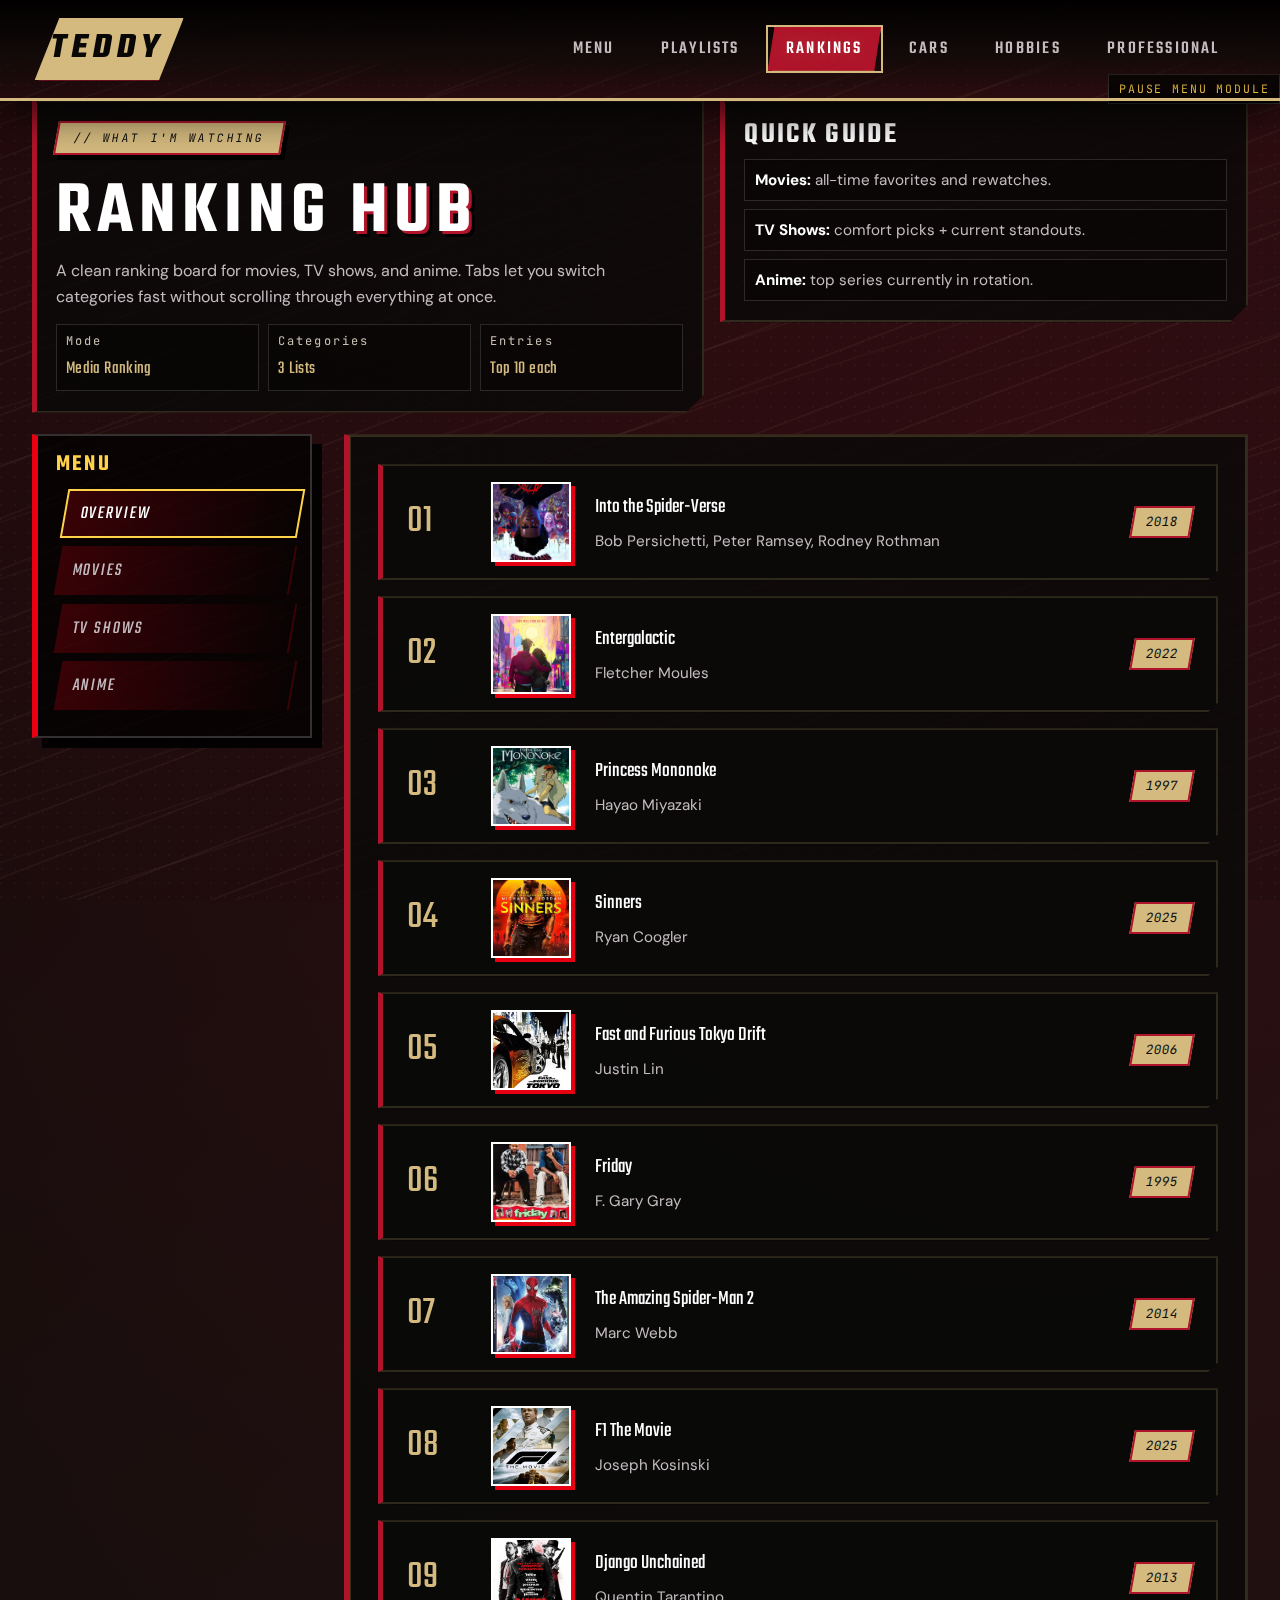
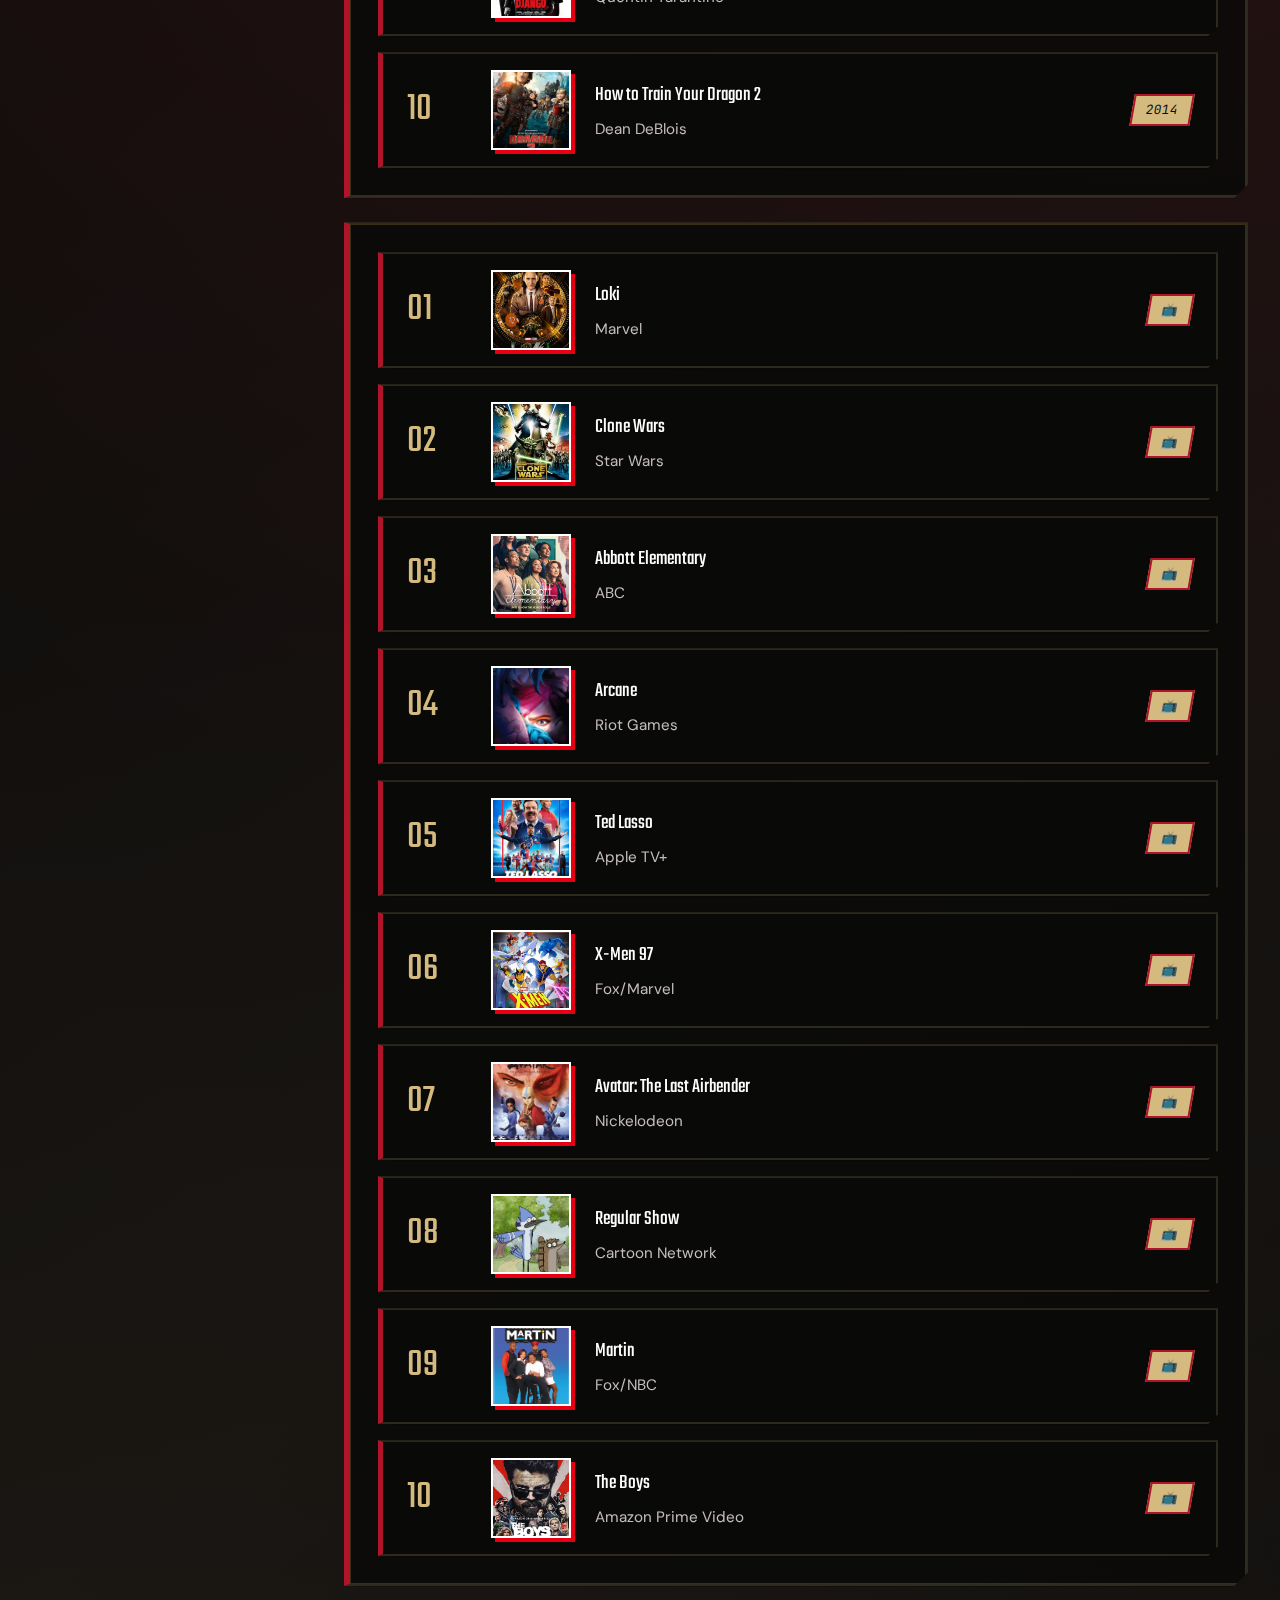
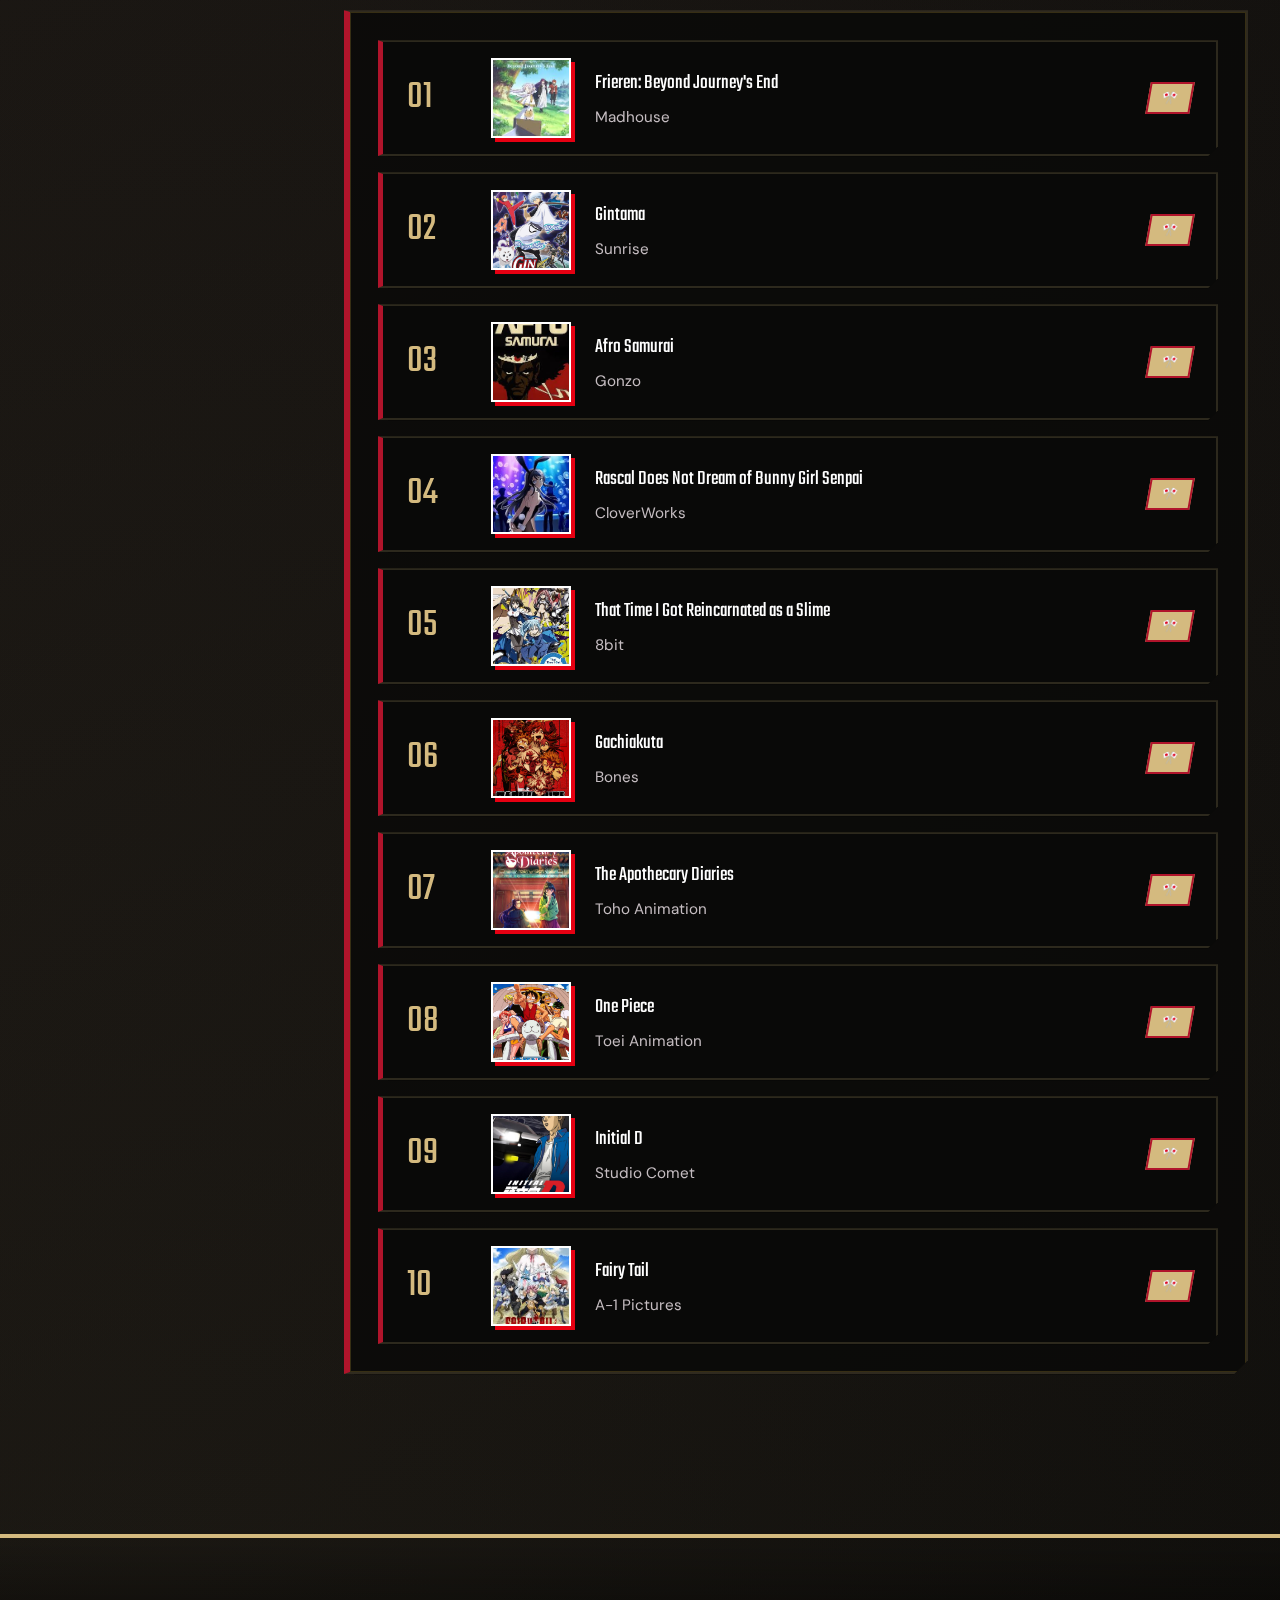
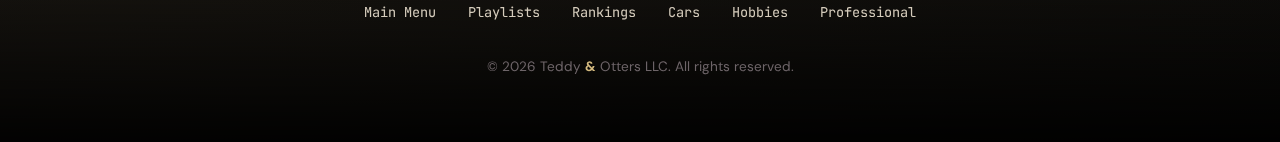
<file: rankings.html>
<!DOCTYPE html>
<html lang="en">
<head>
  <meta charset="UTF-8">
  <meta name="viewport" content="width=device-width, initial-scale=1.0">
  <title>Rankings | My Personal Space</title>
  
  <!-- Fonts -->
  <link rel="preconnect" href="https://fonts.googleapis.com">
  <link rel="preconnect" href="https://fonts.gstatic.com" crossorigin>
  <link href="https://fonts.googleapis.com/css2?family=Teko:wght@400;500;600;700&family=DM+Sans:wght@400;500;600&family=JetBrains+Mono:wght@400;500&display=swap" rel="stylesheet">
  
  <!-- Styles -->
  <link rel="stylesheet" href="styles.css">
</head>
<body class="module-page" data-loader-title="Rankings Module">
  <!-- Navigation -->
  <nav class="nav">
    <a href="index.html" class="nav-logo">TEDDY</a>
    <button class="nav-toggle" aria-label="Toggle navigation">
      <span></span>
      <span></span>
      <span></span>
    </button>
    <ul class="nav-links">
      <li><a href="index.html" class="nav-link">Menu</a></li>
      <li><a href="media.html" class="nav-link">Playlists</a></li>
      <li><a href="rankings.html" class="nav-link active">Rankings</a></li>
      <li><a href="cars.html" class="nav-link">Cars</a></li>
      <li><a href="hobbies.html" class="nav-link">Hobbies</a></li>
      <li><a href="professional.html" class="nav-link">Professional</a></li>
    </ul>
  </nav>

  <!-- Main Content -->
  <main class="page container module-dashboard-page">
    <section class="module-dashboard-top" id="overview">
      <article class="module-dashboard-intro card">
        <span class="section-tag">// What I'm Watching</span>
        <h1 class="module-dashboard-title">Ranking <span class="gradient-text">Hub</span></h1>
        <p class="module-dashboard-copy">
          A clean ranking board for movies, TV shows, and anime. Tabs let you switch
          categories fast without scrolling through everything at once.
        </p>
        <div class="module-dashboard-meta">
          <div class="module-meta-item">
            <span class="status-label">Mode</span>
            <span class="status-value">Media Ranking</span>
          </div>
          <div class="module-meta-item">
            <span class="status-label">Categories</span>
            <span class="status-value">3 Lists</span>
          </div>
          <div class="module-meta-item">
            <span class="status-label">Entries</span>
            <span class="status-value">Top 10 each</span>
          </div>
        </div>
      </article>
      <aside class="module-dashboard-aside card">
        <h2 class="module-dashboard-aside-title">Quick Guide</h2>
        <ul class="module-dashboard-list">
          <li><strong>Movies:</strong> all-time favorites and rewatches.</li>
          <li><strong>TV Shows:</strong> comfort picks + current standouts.</li>
          <li><strong>Anime:</strong> top series currently in rotation.</li>
        </ul>
      </aside>
    </section>

    <div class="cars-menu-shell">
      <aside class="pause-menu animate-in stagger-2">
        <h2 class="pause-menu-title">Menu</h2>
        <a class="menu-option active" href="#overview">Overview</a>
        <a class="menu-option" href="#movies">Movies</a>
        <a class="menu-option" href="#tv-shows">TV Shows</a>
        <a class="menu-option" href="#anime">Anime</a>
      </aside>

      <section class="menu-content">
        <!-- Favorite Movies -->
        <section class="menu-panel" id="movies">
      <div class="album-list">
        <div class="album-item">
          <span class="album-rank">01</span>
          <img class="album-cover" src="assets/Movies/across_the_spider-verse.jpg" alt="Into the Spider-Verse">
          <div class="album-info">
            <span class="album-title">Into the Spider-Verse</span>
            <span class="album-artist">Bob Persichetti, Peter Ramsey, Rodney Rothman</span>
          </div>
          <span class="album-year">2018</span>
        </div>

        <div class="album-item">
          <span class="album-rank">02</span>
          <img class="album-cover" src="assets/Movies/entergalatic.jpg" alt="Entergalactic">
          <div class="album-info">
            <span class="album-title">Entergalactic</span>
            <span class="album-artist">Fletcher Moules</span>
          </div>
          <span class="album-year">2022</span>
        </div>

        <div class="album-item">
          <span class="album-rank">03</span>
          <img class="album-cover" src="assets/Movies/Princess_Mononoke.webp" alt="Princess Mononoke">
          <div class="album-info">
            <span class="album-title">Princess Mononoke</span>
            <span class="album-artist">Hayao Miyazaki</span>
          </div>
          <span class="album-year">1997</span>
        </div>

        <div class="album-item">
          <span class="album-rank">04</span>
          <img class="album-cover" src="assets/Movies/sinners.jpg" alt="Sinners">
          <div class="album-info">
            <span class="album-title">Sinners</span>
            <span class="album-artist">Ryan Coogler</span>
          </div>
          <span class="album-year">2025</span>
        </div>

        <div class="album-item">
          <span class="album-rank">05</span>
          <img class="album-cover" src="assets/Movies/tokyo.jpg" alt="Fast and Furious Tokyo Drift">
          <div class="album-info">
            <span class="album-title">Fast and Furious Tokyo Drift</span>
            <span class="album-artist">Justin Lin</span>
          </div>
          <span class="album-year">2006</span>
        </div>

        <div class="album-item">
          <span class="album-rank">06</span>
          <img class="album-cover" src="assets/Movies/friday.jpg" alt="Friday">
          <div class="album-info">
            <span class="album-title">Friday</span>
            <span class="album-artist">F. Gary Gray</span>
          </div>
          <span class="album-year">1995</span>
        </div>

        <div class="album-item">
          <span class="album-rank">07</span>
          <img class="album-cover" src="assets/Movies/tasm.jpg" alt="The Amazing Spider-Man 2">
          <div class="album-info">
            <span class="album-title">The Amazing Spider-Man 2</span>
            <span class="album-artist">Marc Webb</span>
          </div>
          <span class="album-year">2014</span>
        </div>

        <div class="album-item">
          <span class="album-rank">08</span>
          <img class="album-cover" src="assets/Movies/F1_(2025_film).png" alt="F1 The Movie">
          <div class="album-info">
            <span class="album-title">F1 The Movie</span>
            <span class="album-artist">Joseph Kosinski</span>
          </div>
          <span class="album-year">2025</span>
        </div>

        <div class="album-item">
          <span class="album-rank">09</span>
          <img class="album-cover" src="assets/Movies/django.jpg" alt="Django Unchained">
          <div class="album-info">
            <span class="album-title">Django Unchained</span>
            <span class="album-artist">Quentin Tarantino</span>
          </div>
          <span class="album-year">2013</span>
        </div>

        <div class="album-item">
          <span class="album-rank">10</span>
          <img class="album-cover" src="assets/Movies/dragon 2.jpg" alt="How to Train Your Dragon 2">
          <div class="album-info">
            <span class="album-title">How to Train Your Dragon 2</span>
            <span class="album-artist">Dean DeBlois</span>
          </div>
          <span class="album-year">2014</span>
        </div>
      </div>
    </section>

        <!-- Favorite TV Shows -->
        <section class="menu-panel" id="tv-shows">
      <div class="album-list">
        <div class="album-item">
          <span class="album-rank">01</span>
          <img class="album-cover" src="assets/Tv Shows/Loki_season_1_poster.jpeg" alt="Loki">
          <div class="album-info">
            <span class="album-title">Loki</span>
            <span class="album-artist">Marvel</span>
          </div>
          <span class="album-year">📺</span>
        </div>

        <div class="album-item">
          <span class="album-rank">02</span>
          <img class="album-cover" src="assets/Tv Shows/Star_wars_the_clone_wars.jpg" alt="Clone Wars">
          <div class="album-info">
            <span class="album-title">Clone Wars</span>
            <span class="album-artist">Star Wars</span>
          </div>
          <span class="album-year">📺</span>
        </div>

        <div class="album-item">
          <span class="album-rank">03</span>
          <img class="album-cover" src="assets/Tv Shows/Season_4_Poster.webp" alt="Abbott Elementary">
          <div class="album-info">
            <span class="album-title">Abbott Elementary</span>
            <span class="album-artist">ABC</span>
          </div>
          <span class="album-year">📺</span>
        </div>

        <div class="album-item">
          <span class="album-rank">04</span>
          <img class="album-cover" src="assets/Tv Shows/arcane.jpg" alt="Arcane">
          <div class="album-info">
            <span class="album-title">Arcane</span>
            <span class="album-artist">Riot Games</span>
          </div>
          <span class="album-year">📺</span>
        </div>

        <div class="album-item">
          <span class="album-rank">05</span>
          <img class="album-cover" src="assets/Tv Shows/Tedlasso.jpg" alt="Ted Lasso">
          <div class="album-info">
            <span class="album-title">Ted Lasso</span>
            <span class="album-artist">Apple TV+</span>
          </div>
          <span class="album-year">📺</span>
        </div>

        <div class="album-item">
          <span class="album-rank">06</span>
          <img class="album-cover" src="assets/Tv Shows/X-Men_'97_season_1_poster.jpg" alt="X-Men 97">
          <div class="album-info">
            <span class="album-title">X-Men 97</span>
            <span class="album-artist">Fox/Marvel</span>
          </div>
          <span class="album-year">📺</span>
        </div>

        <div class="album-item">
          <span class="album-rank">07</span>
          <img class="album-cover" src="assets/Tv Shows/atla.jpg" alt="Avatar: The Last Airbender">
          <div class="album-info">
            <span class="album-title">Avatar: The Last Airbender</span>
            <span class="album-artist">Nickelodeon</span>
          </div>
          <span class="album-year">📺</span>
        </div>

        <div class="album-item">
          <span class="album-rank">08</span>
          <img class="album-cover" src="assets/Tv Shows/show.jpg" alt="Regular Show">
          <div class="album-info">
            <span class="album-title">Regular Show</span>
            <span class="album-artist">Cartoon Network</span>
          </div>
          <span class="album-year">📺</span>
        </div>

        <div class="album-item">
          <span class="album-rank">09</span>
          <img class="album-cover" src="assets/Tv Shows/martin.jpg" alt="Martin">
          <div class="album-info">
            <span class="album-title">Martin</span>
            <span class="album-artist">Fox/NBC</span>
          </div>
          <span class="album-year">📺</span>
        </div>

        <div class="album-item">
          <span class="album-rank">10</span>
          <img class="album-cover" src="assets/Tv Shows/The_Boys_Season_2.jpg" alt="The Boys">
          <div class="album-info">
            <span class="album-title">The Boys</span>
            <span class="album-artist">Amazon Prime Video</span>
          </div>
          <span class="album-year">📺</span>
        </div>
      </div>
    </section>

        <!-- Favorite Anime -->
        <section class="menu-panel" id="anime">
      <div class="album-list">
        <div class="album-item">
          <span class="album-rank">01</span>
          <img class="album-cover" src="assets/Anime/freiren.jpg" alt="Frieren: Beyond Journey's End">
          <div class="album-info">
            <span class="album-title">Frieren: Beyond Journey's End</span>
            <span class="album-artist">Madhouse</span>
          </div>
          <span class="album-year">🎌</span>
        </div>

        <div class="album-item">
          <span class="album-rank">02</span>
          <img class="album-cover" src="assets/Anime/gintama.jpg" alt="Gintama">
          <div class="album-info">
            <span class="album-title">Gintama</span>
            <span class="album-artist">Sunrise</span>
          </div>
          <span class="album-year">🎌</span>
        </div>

        <div class="album-item">
          <span class="album-rank">03</span>
          <img class="album-cover" src="assets/Anime/afro.jpg" alt="Afro Samurai">
          <div class="album-info">
            <span class="album-title">Afro Samurai</span>
            <span class="album-artist">Gonzo</span>
          </div>
          <span class="album-year">🎌</span>
        </div>

        <div class="album-item">
          <span class="album-rank">04</span>
          <img class="album-cover" src="assets/Anime/Bunny.jpg" alt="Rascal Does Not Dream of Bunny Girl Senpai">
          <div class="album-info">
            <span class="album-title">Rascal Does Not Dream of Bunny Girl Senpai</span>
            <span class="album-artist">CloverWorks</span>
          </div>
          <span class="album-year">🎌</span>
        </div>

        <div class="album-item">
          <span class="album-rank">05</span>
          <img class="album-cover" src="assets/Anime/slime.jpg" alt="That Time I Got Reincarnated as a Slime">
          <div class="album-info">
            <span class="album-title">That Time I Got Reincarnated as a Slime</span>
            <span class="album-artist">8bit</span>
          </div>
          <span class="album-year">🎌</span>
        </div>

        <div class="album-item">
          <span class="album-rank">06</span>
          <img class="album-cover" src="assets/Anime/Gachia.jpg" alt="Gachiakuta">
          <div class="album-info">
            <span class="album-title">Gachiakuta</span>
            <span class="album-artist">Bones</span>
          </div>
          <span class="album-year">🎌</span>
        </div>

        <div class="album-item">
          <span class="album-rank">07</span>
          <img class="album-cover" src="assets/Anime/maomao.webp" alt="The Apothecary Diaries">
          <div class="album-info">
            <span class="album-title">The Apothecary Diaries</span>
            <span class="album-artist">Toho Animation</span>
          </div>
          <span class="album-year">🎌</span>
        </div>

        <div class="album-item">
          <span class="album-rank">08</span>
          <img class="album-cover" src="assets/Anime/onepiece.jpg" alt="One Piece">
          <div class="album-info">
            <span class="album-title">One Piece</span>
            <span class="album-artist">Toei Animation</span>
          </div>
          <span class="album-year">🎌</span>
        </div>

        <div class="album-item">
          <span class="album-rank">09</span>
          <img class="album-cover" src="assets/Anime/ID.jpg" alt="Initial D">
          <div class="album-info">
            <span class="album-title">Initial D</span>
            <span class="album-artist">Studio Comet</span>
          </div>
          <span class="album-year">🎌</span>
        </div>

        <div class="album-item">
          <span class="album-rank">10</span>
          <img class="album-cover" src="assets/Anime/fairy tail.jpg" alt="Fairy Tail">
          <div class="album-info">
            <span class="album-title">Fairy Tail</span>
            <span class="album-artist">A-1 Pictures</span>
          </div>
          <span class="album-year">🎌</span>
        </div>
      </div>
    </section>
        </div>
      </section>
    </div>
  </main>

  <!-- Footer -->
  <footer class="footer">
    <div class="footer-links">
      <a href="index.html" class="footer-link">Main Menu</a>
      <a href="media.html" class="footer-link">Playlists</a>
      <a href="rankings.html" class="footer-link">Rankings</a>
      <a href="cars.html" class="footer-link">Cars</a>
      <a href="hobbies.html" class="footer-link">Hobbies</a>
      <a href="professional.html" class="footer-link">Professional</a>
    </div>
    <p class="footer-copyright">© 2026 Teddy <a href="deja.html" class="footer-ampersand">&</a> Otters LLC. All rights reserved.</p>
  </footer>

  <script src="script.js"></script>
</body>
</html>
</file>
<file: styles.css>
/* ===== CUSTOM PROPERTIES (Persona 5–inspired menu UI) ===== */
:root {
  --bg-primary: #060406;
  --bg-secondary: #0c0508;
  --bg-card: #10080c;
  --bg-card-hover: #180c12;

  --text-primary: #ffffff;
  --text-secondary: #c4bcc0;
  --text-muted: #6e6569;

  /* P5 signature reds + menu gold */
  --accent-primary: #e60012;
  --accent-secondary: #ff1a3a;
  --accent-tertiary: #ffd24a;
  --accent-warm: #ffd24a;

  --p5-ink: #000000;
  --p5-panel: rgba(230, 0, 18, 0.92);

  --gradient-hero: linear-gradient(
    105deg,
    #ffffff 0%,
    #ffd24a 35%,
    #e60012 70%,
    #8a0008 100%
  );

  --gradient-card: linear-gradient(
    125deg,
    rgba(230, 0, 18, 0.14) 0%,
    rgba(6, 4, 6, 0.96) 55%
  );

  --font-display: 'Teko', 'Bebas Neue', sans-serif;
  --font-body: 'DM Sans', sans-serif;
  --font-mono: 'JetBrains Mono', monospace;

  --radius-sm: 0;
  --radius-md: 0;
  --radius-lg: 0;
  --radius-xl: 0;

  --shadow-glow: 0 0 48px rgba(230, 0, 18, 0.35);
  --shadow-card: 12px 12px 0 rgba(0, 0, 0, 0.85);

  --skew-ui: -10deg;
  --skew-ui-reverse: 10deg;

  --transition-fast: 0.18s cubic-bezier(0.4, 0, 0.2, 1);
  --transition-smooth: 0.32s cubic-bezier(0.22, 1, 0.36, 1);
  --transition-bounce: 0.45s cubic-bezier(0.34, 1.56, 0.64, 1);
}


/* ===== RESET & BASE ===== */
*, *::before, *::after {
  margin: 0;
  padding: 0;
  box-sizing: border-box;
}

html {
  scroll-behavior: smooth;
  font-size: 16px;
}

body {
  font-family: var(--font-body);
  background-color: var(--bg-primary);
  color: var(--text-primary);
  line-height: 1.6;
  overflow-x: hidden;
  min-height: 100vh;
}

/* Halftone + harsh menu lighting */
body::before {
  content: '';
  position: fixed;
  top: 0;
  left: 0;
  width: 100%;
  height: 100%;
  background:
    radial-gradient(circle at 1px 1px, rgba(255, 255, 255, 0.045) 1px, transparent 0),
    radial-gradient(ellipse 90% 55% at 0% 0%, rgba(230, 0, 18, 0.22) 0%, transparent 52%),
    radial-gradient(ellipse 70% 50% at 100% 100%, rgba(255, 210, 74, 0.06) 0%, transparent 45%),
    linear-gradient(165deg, #080306 0%, #000000 45%, #0a0204 100%);
  background-size: 14px 14px, auto, auto, auto;
  pointer-events: none;
  z-index: -1;
}

/* Diagonal speed lines (subtle) */
body::after {
  content: '';
  position: fixed;
  top: 0;
  left: 0;
  width: 100%;
  height: 100%;
  background-image: repeating-linear-gradient(
    -32deg,
    transparent,
    transparent 38px,
    rgba(230, 0, 18, 0.03) 38px,
    rgba(230, 0, 18, 0.03) 40px
  );
  pointer-events: none;
  z-index: -1;
}

a {
  color: inherit;
  text-decoration: none;
}

img {
  max-width: 100%;
  height: auto;
  display: block;
}

button {
  font-family: inherit;
  cursor: pointer;
  border: none;
  background: none;
}

/* ===== TYPOGRAPHY ===== */
h1, h2, h3, h4 {
  font-family: var(--font-display);
  font-weight: 600;
  letter-spacing: 0.08em;
  line-height: 0.95;
  text-transform: uppercase;
}

h1 {
  font-size: clamp(3.5rem, 11vw, 9rem);
}

h2 {
  font-size: clamp(2.25rem, 5.5vw, 4.5rem);
}

h3 {
  font-size: clamp(1.6rem, 3.2vw, 2.75rem);
}

.gradient-text {
  color: var(--text-primary);
  background: none;
  -webkit-text-fill-color: var(--text-primary);
  text-shadow:
    3px 3px 0 var(--accent-primary),
    6px 6px 0 rgba(0, 0, 0, 0.85);
}

/* ===== NAVIGATION (P5-style menu strip) ===== */
.nav {
  position: fixed;
  top: 0;
  left: 0;
  width: 100%;
  padding: 1.1rem 2.5rem;
  display: flex;
  justify-content: space-between;
  align-items: center;
  z-index: 1000;
  background: linear-gradient(
    to bottom,
    rgba(0, 0, 0, 0.97) 0%,
    rgba(0, 0, 0, 0.88) 55%,
    transparent 100%
  );
  border-bottom: 3px solid var(--accent-primary);
  box-shadow: 0 12px 40px rgba(0, 0, 0, 0.75);
}

.nav-logo {
  font-family: var(--font-display);
  font-size: 2.25rem;
  font-weight: 700;
  letter-spacing: 0.14em;
  color: var(--text-primary);
  text-transform: uppercase;
  position: relative;
  padding: 0.15rem 0.85rem 0.15rem 0.65rem;
  transform: skewX(var(--skew-ui));
  transition: var(--transition-fast);
}

.nav-logo::before {
  content: '';
  position: absolute;
  inset: 0;
  background: var(--accent-primary);
  clip-path: polygon(10% 0, 100% 0, 90% 100%, 0 100%);
  z-index: -1;
  box-shadow: 4px 4px 0 var(--accent-tertiary);
}

.nav-logo:hover {
  color: var(--accent-tertiary);
  filter: drop-shadow(0 0 12px rgba(255, 210, 74, 0.45));
}

.nav-links {
  display: flex;
  gap: 0.35rem;
  list-style: none;
  align-items: stretch;
}

.nav-link {
  font-family: var(--font-display);
  font-size: 1.15rem;
  font-weight: 500;
  color: var(--text-secondary);
  text-transform: uppercase;
  letter-spacing: 0.12em;
  position: relative;
  padding: 0.45rem 1.15rem;
  display: block;
  border: 2px solid transparent;
  transition: color var(--transition-fast), transform var(--transition-fast);
}

.nav-link::before {
  content: '';
  position: absolute;
  inset: 0;
  background: var(--accent-primary);
  clip-path: polygon(6% 0, 100% 0, 94% 100%, 0 100%);
  transform: scaleX(0);
  transform-origin: left center;
  transition: transform var(--transition-smooth);
  z-index: -1;
}

.nav-link:hover {
  color: var(--text-primary);
}

.nav-link:hover::before {
  transform: scaleX(1);
}

.nav-link.active {
  color: var(--text-primary);
  border-color: var(--accent-tertiary);
  text-shadow: 0 0 20px rgba(255, 210, 74, 0.35);
}

.nav-link.active::before {
  transform: scaleX(1);
  box-shadow: 4px 0 0 var(--accent-tertiary);
}

/* Mobile menu */
.nav-toggle {
  display: none;
  flex-direction: column;
  gap: 6px;
  padding: 10px;
  z-index: 1001;
  transform: skewX(var(--skew-ui));
}

.nav-toggle span {
  width: 28px;
  height: 3px;
  background: var(--text-primary);
  box-shadow: 2px 2px 0 var(--accent-primary);
  transition: var(--transition-fast);
}

.nav-toggle.active span:nth-child(1) {
  transform: translateY(9px) rotate(45deg);
}

.nav-toggle.active span:nth-child(2) {
  opacity: 0;
}

.nav-toggle.active span:nth-child(3) {
  transform: translateY(-9px) rotate(-45deg);
}

@media (max-width: 768px) {
  .nav {
    padding: 0.85rem 1.25rem;
  }

  .nav-toggle {
    display: flex;
  }

  .nav-links {
    position: fixed;
    top: 0;
    right: -100%;
    width: min(88vw, 320px);
    height: 100vh;
    flex-direction: column;
    justify-content: center;
    align-items: stretch;
    gap: 0.5rem;
    padding: 5rem 1.5rem 2rem;
    background: linear-gradient(
      165deg,
      rgba(0, 0, 0, 0.98) 0%,
      rgba(40, 0, 8, 0.97) 100%
    );
    border-left: 5px solid var(--accent-primary);
    box-shadow: -16px 0 48px rgba(0, 0, 0, 0.9);
    transition: right var(--transition-smooth);
  }

  .nav-links li {
    width: 100%;
  }

  .nav-link {
    text-align: left;
    padding: 0.65rem 1rem;
  }

  .nav-links.active {
    right: 0;
  }
}

/* ===== MAIN CONTAINER ===== */
.container {
  max-width: 1400px;
  margin: 0 auto;
  padding: 0 2rem;
}

.page {
  min-height: 100vh;
  padding-top: 100px;
}

/* ===== HERO SECTION ===== */
.hero {
  min-height: 100vh;
  display: flex;
  align-items: center;
  justify-content: center;
  text-align: center;
  position: relative;
}

.hero-content {
  max-width: 900px;
  animation: fadeInUp 1s ease-out;
}

.hero-badge {
  display: inline-flex;
  align-items: center;
  gap: 0.5rem;
  font-family: var(--font-mono);
  font-size: 0.72rem;
  color: var(--p5-ink);
  background: var(--accent-tertiary);
  border: 2px solid var(--text-primary);
  padding: 0.45rem 1.25rem 0.45rem 1rem;
  margin-bottom: 2rem;
  text-transform: uppercase;
  letter-spacing: 0.2em;
  transform: skewX(var(--skew-ui));
  box-shadow: 6px 6px 0 var(--accent-primary);
  animation: p5BadgeIn 0.65s cubic-bezier(0.22, 1, 0.36, 1) 0.2s backwards;
}

@keyframes p5BadgeIn {
  from {
    opacity: 0;
    transform: skewX(var(--skew-ui)) translateX(-40px);
  }
  to {
    opacity: 1;
    transform: skewX(var(--skew-ui)) translateX(0);
  }
}


.hero-title {
  margin-bottom: 1.5rem;
  animation: fadeIn 1s ease-out 0.5s backwards;
}

.hero-subtitle {
  font-size: 1.25rem;
  color: var(--text-secondary);
  margin-bottom: 3rem;
  max-width: 600px;
  margin-left: auto;
  margin-right: auto;
  animation: fadeIn 1s ease-out 0.7s backwards;
}

/* ===== CARDS & GRID ===== */
.cards-grid {
  display: grid;
  grid-template-columns: repeat(auto-fit, minmax(300px, 1fr));
  gap: 2rem;
  margin-top: 3rem;
}

.card {
  background: var(--bg-card);
  border: 2px solid rgba(255, 255, 255, 0.12);
  border-left: 5px solid var(--accent-primary);
  padding: 2rem;
  transition: var(--transition-smooth);
  position: relative;
  overflow: hidden;
  clip-path: polygon(0 0, 100% 0, 100% calc(100% - 18px), calc(100% - 18px) 100%, 0 100%);
  box-shadow: var(--shadow-card);
}

.card::before {
  content: '';
  position: absolute;
  inset: 0;
  background: var(--gradient-card);
  opacity: 0;
  transition: var(--transition-smooth);
}

.card:hover {
  transform: translate(-4px, -4px);
  box-shadow: var(--shadow-glow), 16px 16px 0 rgba(0, 0, 0, 0.9);
  border-color: rgba(255, 210, 74, 0.65);
  border-left-color: var(--accent-tertiary);
}

.card:hover::before {
  opacity: 1;
}

.card-icon {
  width: 56px;
  height: 56px;
  display: flex;
  align-items: center;
  justify-content: center;
  font-size: 1.6rem;
  background: var(--p5-ink);
  border: 2px solid var(--accent-primary);
  margin-bottom: 1.5rem;
  position: relative;
  z-index: 1;
  transform: skewX(var(--skew-ui));
  box-shadow: 4px 4px 0 var(--accent-tertiary);
}


.card-title {
  font-family: var(--font-display);
  font-size: 1.8rem;
  margin-bottom: 0.75rem;
  position: relative;
  z-index: 1;
}

.card-description {
  color: var(--text-secondary);
  font-size: 0.95rem;
  position: relative;
  z-index: 1;
}

.card-link {
  display: inline-flex;
  align-items: center;
  gap: 0.5rem;
  margin-top: 1.5rem;
  font-family: var(--font-display);
  font-size: 1.1rem;
  font-weight: 500;
  letter-spacing: 0.1em;
  text-transform: uppercase;
  color: var(--accent-tertiary);
  position: relative;
  z-index: 1;
  transition: var(--transition-fast);
}

.card-link:hover {
  gap: 1rem;
  color: var(--text-primary);
  text-shadow: 0 0 16px rgba(255, 210, 74, 0.5);
}

/* ===== BUTTONS ===== */
.btn {
  display: inline-flex;
  align-items: center;
  gap: 0.75rem;
  font-family: var(--font-display);
  font-size: 1.15rem;
  font-weight: 600;
  text-transform: uppercase;
  letter-spacing: 0.14em;
  padding: 0.75rem 1.85rem;
  transition: var(--transition-bounce);
  transform: skewX(var(--skew-ui));
}

.btn-primary {
  background: var(--accent-primary);
  color: var(--text-primary);
  border: 2px solid var(--text-primary);
  box-shadow: 6px 6px 0 var(--p5-ink);
}

.btn-primary:hover {
  transform: skewX(var(--skew-ui)) translate(-3px, -3px);
  box-shadow: 10px 10px 0 var(--p5-ink), 0 0 36px rgba(230, 0, 18, 0.55);
}

.btn-secondary {
  background: transparent;
  border: 2px solid var(--text-primary);
  color: var(--text-primary);
  box-shadow: 6px 6px 0 var(--accent-primary);
}

.btn-secondary:hover {
  background: rgba(255, 210, 74, 0.12);
  transform: skewX(var(--skew-ui)) translate(-3px, -3px);
  color: var(--accent-tertiary);
}

.btn-icon {
  background: var(--p5-ink);
  border: 2px solid var(--text-primary);
  width: 50px;
  height: 50px;
  display: flex;
  align-items: center;
  justify-content: center;
  font-size: 1.2rem;
  transition: var(--transition-fast);
  transform: skewX(var(--skew-ui));
  box-shadow: 4px 4px 0 var(--accent-primary);
}

.btn-icon:hover {
  border-color: var(--accent-tertiary);
  color: var(--accent-tertiary);
}

/* ===== SECTION HEADERS ===== */
.section-header {
  text-align: center;
  margin-bottom: 4rem;
}

.section-tag {
  font-family: var(--font-mono);
  font-size: 0.72rem;
  color: var(--p5-ink);
  text-transform: uppercase;
  letter-spacing: 0.22em;
  margin-bottom: 1rem;
  padding: 0.35rem 1rem;
  border: 2px solid var(--accent-primary);
  display: inline-flex;
  align-items: center;
  gap: 0.4rem;
  background: var(--accent-tertiary);
  transform: skewX(var(--skew-ui));
  box-shadow: 5px 5px 0 rgba(0, 0, 0, 0.85);
}


.section-title {
  margin-bottom: 1rem;
}

.section-description {
  color: var(--text-secondary);
  max-width: 600px;
  margin: 0 auto;
}

/* ===== TABS ===== */
.tabs {
  display: flex;
  flex-wrap: wrap;
  gap: 0.35rem;
  background: var(--p5-ink);
  padding: 0.45rem;
  width: fit-content;
  max-width: 100%;
  margin: 0 auto 3rem;
  justify-content: center;
  border: 2px solid rgba(255, 255, 255, 0.2);
  box-shadow: 8px 8px 0 var(--accent-primary);
}

.tab {
  font-family: var(--font-display);
  font-size: 1.05rem;
  font-weight: 500;
  letter-spacing: 0.1em;
  text-transform: uppercase;
  padding: 0.45rem 1.25rem;
  color: var(--text-secondary);
  transition: var(--transition-fast);
}

.tab:hover {
  color: var(--text-primary);
}

.tab.active {
  background: var(--accent-primary);
  color: var(--text-primary);
  box-shadow: inset 0 -3px 0 var(--accent-tertiary);
}

/* ===== ALBUM RANKING ===== */
.album-list {
  display: flex;
  flex-direction: column;
  gap: 1rem;
  max-width: 900px;
  margin: 0 auto;
}

.album-item {
  display: grid;
  grid-template-columns: 60px 80px 1fr auto;
  gap: 1.5rem;
  align-items: center;
  background: var(--bg-card);
  border: 2px solid rgba(255, 255, 255, 0.08);
  border-left: 5px solid var(--accent-primary);
  padding: 1rem 1.5rem;
  transition: var(--transition-smooth);
  clip-path: polygon(0 0, 100% 0, 100% calc(100% - 10px), calc(100% - 10px) 100%, 0 100%);
}

.album-item:hover {
  background: var(--bg-card-hover);
  border-color: rgba(255, 210, 74, 0.45);
  border-left-color: var(--accent-tertiary);
  transform: translateX(10px);
  box-shadow: var(--shadow-glow);
}

.album-rank {
  font-family: var(--font-display);
  font-size: 2.5rem;
  color: var(--accent-primary);
}

.album-cover {
  width: 80px;
  height: 80px;
  object-fit: cover;
  background: var(--bg-secondary);
  border: 2px solid var(--text-primary);
  box-shadow: 4px 4px 0 var(--accent-primary);
}

.album-info {
  display: flex;
  flex-direction: column;
  gap: 0.25rem;
}

.album-title {
  font-family: var(--font-display);
  font-size: 1.3rem;
}

.album-artist {
  color: var(--text-secondary);
  font-size: 0.95rem;
}

.album-year {
  font-family: var(--font-mono);
  font-size: 0.8rem;
  color: var(--p5-ink);
  background: var(--accent-tertiary);
  padding: 0.25rem 0.75rem;
  border: 2px solid var(--accent-primary);
  transform: skewX(var(--skew-ui));
}

/* ===== CAR GALLERY ===== */
.gallery-grid {
  display: grid;
  grid-template-columns: repeat(auto-fill, minmax(350px, 1fr));
  gap: 1.5rem;
}

.gallery-item {
  position: relative;
  aspect-ratio: 16/10;
  overflow: hidden;
  cursor: pointer;
  border: 2px solid rgba(255, 255, 255, 0.15);
  box-shadow: 8px 8px 0 rgba(0, 0, 0, 0.85);
}

.gallery-item img {
  width: 100%;
  height: 100%;
  object-fit: cover;
  transition: var(--transition-smooth);
}

.gallery-item:hover img {
  transform: scale(1.1);
}

.gallery-overlay {
  position: absolute;
  inset: 0;
  background: linear-gradient(to top, rgba(10, 10, 15, 0.9), transparent 60%);
  display: flex;
  align-items: flex-end;
  padding: 1.5rem;
  opacity: 0;
  transition: var(--transition-smooth);
}

.gallery-item:hover .gallery-overlay {
  opacity: 1;
}

.gallery-caption {
  font-family: var(--font-display);
  font-size: 1.3rem;
}

/* Mods section */
.mods-container {
  display: grid;
  grid-template-columns: repeat(auto-fit, minmax(380px, 1fr));
  gap: 2rem;
  margin-top: 3rem;
}

.mods-section {
  background: var(--bg-card);
  border: 2px solid rgba(255, 255, 255, 0.12);
  border-left: 5px solid var(--accent-primary);
  padding: 1.75rem 1.75rem 1.5rem;
  box-shadow: var(--shadow-card);
}

.mods-section h3 {
  margin-bottom: 1.25rem;
  display: flex;
  align-items: center;
  gap: 0.75rem;
  font-size: 1rem;
  letter-spacing: 0.18em;
  font-family: var(--font-mono);
}

.mods-section h3::before {
  content: '';
  width: 3px;
  height: 22px;
  border-radius: 999px;
}

.mods-current h3::before {
  background: var(--accent-primary);
}

.mods-planned h3::before {
  background: var(--accent-secondary);
}

.mod-list {
  list-style: none;
  display: flex;
  flex-direction: column;
  gap: 0.6rem;
}

.mod-item {
  display: flex;
  align-items: center;
  gap: 0.75rem;
  padding: 0.6rem 0.85rem;
  background: rgba(0, 0, 0, 0.55);
  font-size: 0.9rem;
  transition: var(--transition-fast);
  border: 1px solid rgba(255, 255, 255, 0.1);
}

.mod-item:hover {
  border-color: rgba(255, 210, 74, 0.5);
}

.mod-item::before {
  content: '●';
  font-size: 0.65rem;
  color: var(--accent-primary);
}

.mods-planned .mod-item::before {
  color: var(--accent-secondary);
}

/* ===== CARS MENU PAGE ===== */
.cars-menu-page {
  overflow-x: hidden;
}

.cars-main {
  padding-bottom: 2rem;
}

.cars-menu-shell {
  display: grid;
  grid-template-columns: minmax(220px, 280px) minmax(0, 1fr);
  gap: 2rem;
  align-items: start;
}

.pause-menu {
  position: sticky;
  top: 115px;
  background: rgba(0, 0, 0, 0.74);
  border: 2px solid rgba(255, 255, 255, 0.18);
  border-left: 6px solid var(--accent-primary);
  padding: 1.1rem;
  box-shadow: 10px 10px 0 rgba(0, 0, 0, 0.9);
}

.pause-menu-title {
  font-size: 1.45rem;
  margin-bottom: 0.8rem;
  color: var(--accent-tertiary);
  letter-spacing: 0.12em;
}

.menu-option {
  display: block;
  font-family: var(--font-display);
  font-size: 1.15rem;
  letter-spacing: 0.1em;
  text-transform: uppercase;
  color: var(--text-secondary);
  margin-bottom: 0.5rem;
  padding: 0.5rem 0.9rem;
  border: 2px solid transparent;
  background: linear-gradient(90deg, rgba(230, 0, 18, 0.22), transparent);
  transform: skewX(var(--skew-ui));
  transition: transform var(--transition-fast), border-color var(--transition-fast), color var(--transition-fast);
}

.menu-option:hover,
.menu-option.active {
  color: var(--text-primary);
  border-color: var(--accent-tertiary);
  transform: skewX(var(--skew-ui)) translateX(8px);
}

.menu-content {
  display: flex;
  flex-direction: column;
  gap: 1.5rem;
}

.menu-panel {
  background: rgba(0, 0, 0, 0.7);
  border: 2px solid rgba(255, 255, 255, 0.14);
  border-left: 6px solid var(--accent-primary);
  padding: 1.75rem;
  box-shadow: 12px 12px 0 rgba(0, 0, 0, 0.85);
  clip-path: polygon(0 0, 100% 0, 100% calc(100% - 14px), calc(100% - 14px) 100%, 0 100%);
  position: relative;
}

.menu-panel::after {
  content: '';
  position: absolute;
  inset: 0;
  border: 1px solid rgba(255, 210, 74, 0.18);
  pointer-events: none;
}

.panel-heading-wrap {
  display: flex;
  align-items: baseline;
  gap: 0.75rem;
  margin-bottom: 0.7rem;
}

.panel-index {
  font-family: var(--font-mono);
  font-size: 0.8rem;
  color: var(--p5-ink);
  background: var(--accent-tertiary);
  border: 1px solid var(--accent-primary);
  padding: 0.15rem 0.45rem;
}

.panel-heading {
  font-size: clamp(2rem, 4.5vw, 3rem);
  letter-spacing: 0.1em;
}

.panel-kicker {
  font-family: var(--font-mono);
  color: var(--accent-primary);
  text-transform: uppercase;
  letter-spacing: 0.12em;
  margin-bottom: 0.8rem;
}

.panel-copy {
  color: var(--text-secondary);
  max-width: 760px;
}

.timeline-log {
  display: flex;
  flex-direction: column;
  gap: 1rem;
}

.timeline-entry {
  display: grid;
  grid-template-columns: 90px 1fr;
  gap: 1rem;
  align-items: start;
  border: 1px solid rgba(255, 255, 255, 0.12);
  background: rgba(10, 8, 10, 0.88);
  padding: 0.95rem 1rem;
}

.timeline-year {
  font-family: var(--font-mono);
  color: var(--accent-tertiary);
}

.timeline-entry h4 {
  font-size: 1.2rem;
  margin-bottom: 0.25rem;
}

.timeline-entry p {
  color: var(--text-secondary);
}

/* Shared module frame */
.module-page .page.container {
  position: relative;
}

.module-page .page.container::before {
  content: 'PAUSE MENU MODULE';
  position: absolute;
  top: 74px;
  right: 0;
  font-family: var(--font-mono);
  font-size: 0.72rem;
  letter-spacing: 0.16em;
  color: var(--accent-tertiary);
  background: rgba(0, 0, 0, 0.82);
  border: 1px solid rgba(255, 255, 255, 0.2);
  padding: 0.3rem 0.6rem;
  z-index: 2;
}

/* ===== AFRO SAMURAI THEME FOR ALL MODULES ===== */
.module-page {
  --afro-ink: #090807;
  --afro-ink-soft: #171311;
  --afro-paper: #d4ba7f;
  --afro-paper-soft: #bfa16a;
  --afro-crimson: #b0142b;
  --afro-crimson-deep: #790e1f;
  --afro-smoke: #ece5d6;
  --afro-muted: #b7ae9e;

  background:
    radial-gradient(circle at 84% 10%, rgba(176, 20, 43, 0.2), transparent 45%),
    radial-gradient(circle at 10% 100%, rgba(212, 186, 127, 0.08), transparent 55%),
    linear-gradient(145deg, #0a0908 0%, #151210 55%, #070707 100%);
}

.module-page::before {
  background:
    radial-gradient(circle at 1px 1px, rgba(255, 255, 255, 0.03) 1px, transparent 0),
    repeating-linear-gradient(
      -21deg,
      transparent,
      transparent 46px,
      rgba(212, 186, 127, 0.05) 46px,
      rgba(212, 186, 127, 0.05) 48px
    ),
    linear-gradient(165deg, rgba(176, 20, 43, 0.07), rgba(0, 0, 0, 0.08));
  background-size: 14px 14px, auto, auto;
}

.module-page::after {
  background-image: repeating-linear-gradient(
    -18deg,
    transparent,
    transparent 52px,
    rgba(212, 186, 127, 0.04) 52px,
    rgba(212, 186, 127, 0.04) 54px
  );
}

.module-page .nav {
  border-bottom-color: var(--afro-paper);
  background: linear-gradient(
    to bottom,
    rgba(0, 0, 0, 0.96) 0%,
    rgba(15, 10, 8, 0.9) 55%,
    transparent 100%
  );
}

.module-page .nav-logo::before {
  background: var(--afro-paper);
  box-shadow: 4px 4px 0 var(--afro-crimson);
}

.module-page .nav-logo {
  color: #090807;
}

.module-page .nav-logo:hover {
  color: var(--afro-crimson);
}

.module-page .nav-link::before {
  background: var(--afro-crimson);
}

.module-page .nav-link.active {
  border-color: var(--afro-paper);
  text-shadow: 0 0 20px rgba(212, 186, 127, 0.35);
}

.module-page .nav-link.active::before {
  box-shadow: 4px 0 0 var(--afro-paper);
}

.module-page .section-tag {
  background: var(--afro-paper);
  color: #0f0d0b;
  border-color: var(--afro-crimson);
}

.module-page .gradient-text {
  text-shadow:
    3px 3px 0 var(--afro-crimson),
    6px 6px 0 rgba(0, 0, 0, 0.8);
}

.module-page .section-description,
.module-page .card-description,
.module-page .thought-text,
.module-page .panel-copy,
.module-page .hobby-description,
.module-page .profile-bio,
.module-page .portfolio-description {
  color: var(--afro-muted);
}

.module-page .card,
.module-page .mods-section,
.module-page .album-item,
.module-page .thought-card,
.module-page .portfolio-item,
.module-page .skill-item,
.module-page .spotify-section,
.module-page .menu-panel {
  background: rgba(10, 9, 8, 0.84);
  border-color: rgba(212, 186, 127, 0.18);
  border-left-color: var(--afro-crimson);
  box-shadow: 10px 10px 0 rgba(0, 0, 0, 0.88);
}

.module-page .card:hover,
.module-page .album-item:hover,
.module-page .thought-card:hover,
.module-page .portfolio-item:hover,
.module-page .skill-item:hover,
.module-page .spotify-section:hover {
  border-color: rgba(212, 186, 127, 0.42);
  border-left-color: var(--afro-paper);
  box-shadow: 0 0 32px rgba(176, 20, 43, 0.25), 12px 12px 0 rgba(0, 0, 0, 0.9);
}

.module-page .album-rank,
.module-page .panel-kicker,
.module-page .status-value,
.module-page .thought-tag,
.module-page .portfolio-category {
  color: var(--afro-paper);
}

.module-page .album-year,
.module-page .portfolio-tag,
.module-page .panel-index {
  background: var(--afro-paper);
  color: #0f0d0b;
  border-color: var(--afro-crimson);
}

.module-page .status-label,
.module-page .thought-date,
.module-page .profile-title,
.module-page .skill-name,
.module-page .footer-link {
  color: #d5ccbc;
}

.module-page .btn-primary {
  background: var(--afro-crimson);
  box-shadow: 6px 6px 0 #0c0b0a;
}

.module-page .btn-primary:hover {
  box-shadow: 10px 10px 0 #0c0b0a, 0 0 26px rgba(176, 20, 43, 0.45);
}

.module-page .btn-secondary {
  border-color: var(--afro-paper);
  box-shadow: 6px 6px 0 var(--afro-crimson);
}

.module-page .btn-secondary:hover {
  background: rgba(212, 186, 127, 0.12);
  color: var(--afro-paper);
}

.module-page .footer {
  border-top-color: var(--afro-paper);
}

.module-page .footer-link:hover,
.module-page .footer-ampersand {
  color: var(--afro-paper);
}

/* ===== HOME HUB LAYOUT ===== */
.home-hub-page {
  display: flex;
  flex-direction: column;
  gap: 1.5rem;
  padding-bottom: 4rem;
}

.home-hub-top {
  display: grid;
  grid-template-columns: minmax(0, 1.15fr) minmax(0, 1fr);
  gap: 1.2rem;
  align-items: start;
}

.home-hub-intro,
.home-hub-live {
  padding: 1.35rem;
}

.home-hub-title {
  font-size: clamp(2.8rem, 7vw, 5.7rem);
  line-height: 0.88;
  margin: 0.65rem 0 0.8rem;
}

.home-hub-copy {
  color: var(--text-secondary);
  max-width: 54ch;
}

.home-hub-actions {
  display: flex;
  gap: 0.9rem;
  flex-wrap: wrap;
  margin-top: 1.05rem;
}

.home-hub-panel-title {
  font-size: 2rem;
  margin-bottom: 0.7rem;
}

.home-hub-status-grid {
  display: grid;
  gap: 0.55rem;
}

.home-hub-status {
  border: 1px solid rgba(255, 255, 255, 0.14);
  background: rgba(0, 0, 0, 0.36);
  padding: 0.55rem 0.65rem;
  display: flex;
  flex-direction: column;
  gap: 0.2rem;
}

.home-hub-focus {
  display: grid;
  grid-template-columns: repeat(3, minmax(0, 1fr));
  gap: 1rem;
}

.home-hub-focus-item {
  padding: 1.05rem;
}

.home-hub-focus-label {
  font-family: var(--font-mono);
  font-size: 0.72rem;
  letter-spacing: 0.12em;
  text-transform: uppercase;
  color: var(--accent-tertiary);
  margin-bottom: 0.35rem;
}

.home-hub-focus-title {
  font-size: 1.95rem;
  margin-bottom: 0.45rem;
}

.home-hub-explore {
  margin-top: 0.25rem;
}

/* ===== SHARED MODULE DASHBOARD LAYOUT ===== */
.module-dashboard-page {
  display: flex;
  flex-direction: column;
  gap: 1.35rem;
  padding-bottom: 4rem;
}

.module-dashboard-top {
  display: grid;
  grid-template-columns: minmax(0, 1.12fr) minmax(0, 0.88fr);
  gap: 1rem;
  align-items: start;
}

.module-dashboard-intro,
.module-dashboard-aside {
  padding: 1.2rem;
}

.module-dashboard-title {
  font-size: clamp(2.4rem, 6vw, 4.7rem);
  margin: 0.6rem 0 0.65rem;
  line-height: 0.9;
}

.module-dashboard-copy {
  color: var(--text-secondary);
  max-width: 60ch;
}

.module-dashboard-meta {
  margin-top: 0.9rem;
  display: grid;
  grid-template-columns: repeat(auto-fit, minmax(170px, 1fr));
  gap: 0.55rem;
}

.module-meta-item {
  border: 1px solid rgba(255, 255, 255, 0.14);
  background: rgba(0, 0, 0, 0.36);
  padding: 0.45rem 0.55rem;
  display: flex;
  flex-direction: column;
  gap: 0.15rem;
}

.module-dashboard-aside-title {
  font-size: 1.85rem;
  margin-bottom: 0.6rem;
}

.module-dashboard-list {
  list-style: none;
  display: grid;
  gap: 0.48rem;
}

.module-dashboard-list li {
  border: 1px solid rgba(255, 255, 255, 0.14);
  background: rgba(0, 0, 0, 0.36);
  padding: 0.5rem 0.6rem;
  font-size: 0.95rem;
  color: var(--text-secondary);
}

.module-dashboard-list strong {
  color: var(--text-primary);
}

/* Opening loader */
.page-loader,
.game-loader {
  position: fixed;
  inset: 0;
  z-index: 3000;
  display: grid;
  place-items: center;
  background:
    radial-gradient(circle at 16% 20%, rgba(230, 0, 18, 0.5), transparent 45%),
    linear-gradient(155deg, #040204 0%, #000000 55%, #1a0004 100%);
  transition: opacity 0.5s ease, visibility 0.5s ease;
}

.page-loader.hidden,
.game-loader.hidden {
  opacity: 0;
  visibility: hidden;
  pointer-events: none;
}

.loader-panel {
  width: min(92vw, 560px);
  border: 2px solid rgba(255, 255, 255, 0.2);
  border-left: 6px solid var(--accent-primary);
  background: rgba(0, 0, 0, 0.85);
  padding: 1.5rem;
  box-shadow: 0 0 42px rgba(230, 0, 18, 0.28), 14px 14px 0 rgba(0, 0, 0, 0.85);
  animation: loaderPanelIn 0.6s cubic-bezier(0.22, 1, 0.36, 1);
}

.loader-tag {
  font-family: var(--font-mono);
  text-transform: uppercase;
  color: var(--accent-tertiary);
  font-size: 0.76rem;
  letter-spacing: 0.18em;
}

.loader-title {
  margin: 0.25rem 0 0.9rem;
  font-size: clamp(1.9rem, 7vw, 3rem);
}

.loader-status {
  color: var(--text-secondary);
  margin-bottom: 0.8rem;
}

.loader-track {
  width: 100%;
  height: 12px;
  border: 1px solid rgba(255, 255, 255, 0.25);
  background: rgba(0, 0, 0, 0.8);
}

.loader-progress {
  width: 0;
  height: 100%;
  background: linear-gradient(90deg, var(--accent-primary), var(--accent-tertiary));
  transition: width 0.22s ease;
}

.loader-hint {
  margin-top: 0.7rem;
  font-family: var(--font-mono);
  color: var(--text-muted);
  font-size: 0.8rem;
}

@keyframes loaderPanelIn {
  from {
    opacity: 0;
    transform: translateY(20px) scale(0.98);
  }
  to {
    opacity: 1;
    transform: translateY(0) scale(1);
  }
}

/* ===== INTRO MAIN MENU PAGE ===== */
.main-menu-page {
  background:
    radial-gradient(circle at 78% 28%, rgba(176, 20, 43, 0.28), transparent 40%),
    radial-gradient(circle at 15% 90%, rgba(212, 186, 127, 0.1), transparent 45%),
    linear-gradient(130deg, #0b0b0b 0%, #171310 52%, #070707 100%);
}

.main-menu-page::after {
  background-image: repeating-linear-gradient(
    -18deg,
    transparent,
    transparent 52px,
    rgba(212, 186, 127, 0.04) 52px,
    rgba(212, 186, 127, 0.04) 54px
  );
}

.main-menu-page .footer {
  margin-top: 2rem;
}

.afro-main-menu {
  display: flex;
  align-items: center;
}

.afro-command-shell {
  width: 100%;
  min-height: calc(100vh - 180px);
  display: grid;
  grid-template-columns: minmax(310px, 470px) minmax(0, 1fr);
  border: 2px solid rgba(212, 186, 127, 0.2);
  box-shadow: 14px 14px 0 rgba(0, 0, 0, 0.85);
  overflow: hidden;
}

.afro-command-left {
  background: linear-gradient(180deg, #d4ba7f 0%, #c3a66d 100%);
  color: #0d0b08;
  padding: 1.1rem 1.2rem 1.3rem;
  display: flex;
  flex-direction: column;
}

.afro-command-tag {
  font-family: var(--font-mono);
  font-size: 0.78rem;
  text-transform: uppercase;
  letter-spacing: 0.12em;
  margin-bottom: 0.3rem;
}

.afro-command-title {
  font-size: clamp(3rem, 7.8vw, 5.4rem);
  letter-spacing: 0.08em;
  margin-bottom: 0.55rem;
  line-height: 0.9;
}

.afro-command-intro {
  font-family: var(--font-mono);
  font-size: 0.76rem;
  letter-spacing: 0.08em;
  margin-bottom: 0.7rem;
  color: rgba(20, 16, 10, 0.85);
}

.afro-command-group {
  margin-bottom: 0.6rem;
}

.afro-command-group-title {
  font-family: var(--font-mono);
  font-size: 0.78rem;
  letter-spacing: 0.14em;
  text-transform: uppercase;
  opacity: 0.9;
  margin-bottom: 0.32rem;
}

.afro-command-list {
  display: flex;
  flex-direction: column;
  gap: 0.34rem;
}

.afro-command-item {
  display: grid;
  grid-template-columns: 20px 1fr auto;
  align-items: center;
  gap: 0.6rem;
  padding: 0.42rem 0.6rem;
  border: 2px solid transparent;
  background: rgba(0, 0, 0, 0.08);
  color: #0c0b0a;
  transition: transform var(--transition-fast), background var(--transition-fast), border-color var(--transition-fast);
  animation: commandSlideIn 0.35s ease backwards;
  animation-delay: calc(var(--menu-order, 1) * 0.04s);
}

.afro-command-bullet {
  width: 12px;
  height: 12px;
  border: 2px solid #151310;
  background: rgba(0, 0, 0, 0.08);
}

.afro-command-text {
  font-family: var(--font-display);
  font-size: 2.45rem;
  line-height: 0.75;
  letter-spacing: 0.05em;
}

.afro-command-sub {
  font-family: var(--font-mono);
  font-size: 0.72rem;
  letter-spacing: 0.08em;
  opacity: 0;
  transform: translateX(-6px);
  transition: opacity var(--transition-fast), transform var(--transition-fast);
}

.afro-command-item:hover,
.afro-command-item.active {
  background: #181512;
  color: #f6f0e2;
  transform: translateX(6px);
  border-color: rgba(212, 186, 127, 0.4);
}

.afro-command-item:hover .afro-command-sub,
.afro-command-item.active .afro-command-sub {
  opacity: 1;
  transform: translateX(0);
}

.afro-command-item:hover .afro-command-bullet,
.afro-command-item.active .afro-command-bullet {
  border-color: #d4ba7f;
  background: #b0142b;
}

.afro-wallet {
  margin-top: auto;
  font-family: var(--font-display);
  font-size: 2.2rem;
  line-height: 0.9;
  background: rgba(12, 11, 10, 0.9);
  color: #d4ba7f;
  border: 2px solid rgba(212, 186, 127, 0.36);
  padding: 0.55rem 0.75rem 0.45rem;
}

.afro-wallet strong {
  color: #ffffff;
  margin-left: 0.35rem;
}

.afro-command-right {
  position: relative;
  background:
    radial-gradient(circle at 80% 36%, rgba(176, 20, 43, 0.3), transparent 44%),
    linear-gradient(130deg, #050505 0%, #171312 45%, #0f0d0b 100%);
  overflow: hidden;
}

.afro-preview-panel {
  position: relative;
  z-index: 2;
  width: min(94%, 470px);
  margin: 1rem;
  margin-left: auto;
  background: rgba(8, 7, 6, 0.75);
  border: 2px solid rgba(212, 186, 127, 0.3);
  border-left: 6px solid #b0142b;
  padding: 1rem 1rem 0.9rem;
  box-shadow: 10px 10px 0 rgba(0, 0, 0, 0.86);
}

.afro-preview-label {
  font-family: var(--font-mono);
  font-size: 0.72rem;
  letter-spacing: 0.16em;
  text-transform: uppercase;
  color: #d4ba7f;
}

.afro-preview-title {
  font-size: clamp(2.2rem, 5vw, 3.3rem);
  margin: 0.2rem 0 0.25rem;
}

.afro-preview-desc {
  color: #d7ccbc;
  max-width: 40ch;
}

.afro-preview-meta-wrap {
  margin-top: 0.8rem;
  display: flex;
  align-items: center;
  justify-content: space-between;
  gap: 0.7rem;
}

.afro-preview-meta,
.afro-preview-code {
  font-family: var(--font-mono);
  font-size: 0.75rem;
  letter-spacing: 0.08em;
  text-transform: uppercase;
}

.afro-preview-meta {
  color: #d4ba7f;
}

.afro-preview-code {
  color: #0f0d0b;
  background: #d4ba7f;
  border: 1px solid #b0142b;
  padding: 0.18rem 0.35rem;
}

.afro-preview-help {
  margin-top: 0.55rem;
  font-family: var(--font-mono);
  color: #a79f93;
  font-size: 0.72rem;
}

.afro-samurai-frame {
  position: absolute;
  inset: 0;
  opacity: 0.86;
}

.afro-samurai-glow {
  position: absolute;
  right: 12%;
  top: 16%;
  width: 320px;
  height: 320px;
  border-radius: 50%;
  background: radial-gradient(circle, rgba(176, 20, 43, 0.42), rgba(176, 20, 43, 0));
  filter: blur(4px);
}

.afro-samurai-head {
  position: absolute;
  right: 9%;
  bottom: 0;
  width: min(44vw, 530px);
  aspect-ratio: 4 / 5;
  background:
    radial-gradient(circle at 40% 18%, #1c1918 0%, #0a0908 46%),
    linear-gradient(175deg, #2a2522 0%, #0a0908 100%);
  clip-path: polygon(20% 8%, 82% 0%, 94% 25%, 84% 100%, 30% 100%, 0 64%, 8% 32%);
  box-shadow: -16px 0 0 rgba(176, 20, 43, 0.6);
}

.afro-samurai-band {
  position: absolute;
  right: 20%;
  top: 25%;
  width: min(22vw, 280px);
  height: 28px;
  background: linear-gradient(90deg, #b0142b, #6f0a19);
  transform: rotate(-17deg);
  box-shadow: 0 0 24px rgba(176, 20, 43, 0.48);
}

.afro-samurai-blade {
  position: absolute;
  left: 6%;
  top: 16%;
  width: 58%;
  height: 8px;
  background: linear-gradient(90deg, rgba(255, 255, 255, 0), #f3efe8, rgba(255, 255, 255, 0));
  transform: rotate(-12deg);
  box-shadow: 0 0 18px rgba(255, 255, 255, 0.35);
}

.afro-samurai-frame::before,
.afro-samurai-frame::after {
  content: '';
  position: absolute;
  background: rgba(212, 186, 127, 0.09);
}

.afro-samurai-frame::before {
  width: 200px;
  height: 200px;
  left: -30px;
  bottom: -40px;
  transform: rotate(24deg);
}

.afro-samurai-frame::after {
  width: 320px;
  height: 1px;
  right: 10%;
  top: 18%;
  box-shadow: 0 18px 0 rgba(212, 186, 127, 0.16), 0 36px 0 rgba(212, 186, 127, 0.13);
}

@keyframes commandSlideIn {
  from {
    opacity: 0;
    transform: translateX(-10px);
  }
  to {
    opacity: 1;
    transform: translateX(0);
  }
}

@media (max-width: 1024px) {
  .cars-menu-shell {
    grid-template-columns: 1fr;
  }

  .pause-menu {
    position: static;
  }

  .home-hub-top {
    grid-template-columns: 1fr;
  }

  .module-dashboard-top {
    grid-template-columns: 1fr;
  }
}

@media (max-width: 768px) {
  .menu-panel {
    padding: 1.2rem;
  }

  .timeline-entry {
    grid-template-columns: 1fr;
    gap: 0.5rem;
  }

  .cars-menu-page .gallery-grid {
    grid-template-columns: 1fr;
  }

  .afro-command-shell {
    grid-template-columns: 1fr;
  }

  .afro-command-right {
    min-height: 300px;
  }

  .afro-command-text {
    font-size: 2rem;
  }

  .afro-preview-panel {
    margin: 0.8rem;
  }

  .home-hub-focus {
    grid-template-columns: 1fr;
  }

  .module-dashboard-meta {
    grid-template-columns: 1fr;
  }
}

/* ===== HOBBIES GRID ===== */
.hobbies-grid {
  display: grid;
  grid-template-columns: repeat(auto-fit, minmax(280px, 1fr));
  gap: 1.5rem;
}

.hobby-card {
  background: var(--bg-card);
  border: 2px solid rgba(255, 255, 255, 0.1);
  border-top: 4px solid var(--accent-primary);
  padding: 2rem;
  text-align: center;
  transition: var(--transition-smooth);
  position: relative;
  overflow: hidden;
  box-shadow: var(--shadow-card);
}

.hobby-card::before {
  content: '';
  position: absolute;
  top: 0;
  left: 50%;
  transform: translateX(-50%);
  width: 60%;
  height: 4px;
  background: var(--accent-tertiary);
  opacity: 0;
  transition: var(--transition-smooth);
}

.hobby-card:hover {
  transform: translateY(-5px);
  border-color: rgba(255, 210, 74, 0.45);
}

.hobby-card:hover::before {
  opacity: 1;
  width: 100%;
}

.hobby-icon {
  font-size: 3rem;
  margin-bottom: 1rem;
}

.hobby-title {
  font-family: var(--font-display);
  font-size: 1.5rem;
  margin-bottom: 0.5rem;
}

.hobby-description {
  color: var(--text-secondary);
  font-size: 0.9rem;
}

/* ===== PROFESSIONAL PAGE ===== */
.profile-section {
  display: grid;
  grid-template-columns: 300px 1fr;
  gap: 4rem;
  align-items: start;
  margin-bottom: 5rem;
}

.profile-image-container {
  position: relative;
}

.profile-image {
  width: 100%;
  aspect-ratio: 1;
  object-fit: cover;
  background: var(--bg-card);
  border: 3px solid var(--text-primary);
  box-shadow: 8px 8px 0 var(--accent-primary);
}

.profile-image-container::after {
  content: '';
  position: absolute;
  inset: -10px;
  border: 3px solid var(--accent-tertiary);
  z-index: -1;
  opacity: 0.55;
  transform: rotate(-2deg);
}

.profile-info h1 {
  margin-bottom: 0.5rem;
}

.profile-title {
  font-family: var(--font-mono);
  font-size: 1.1rem;
  color: var(--accent-primary);
  margin-bottom: 1.5rem;
}

.profile-bio {
  color: var(--text-secondary);
  margin-bottom: 2rem;
  line-height: 1.8;
}

.profile-actions {
  display: flex;
  gap: 1rem;
  flex-wrap: wrap;
}

@media (max-width: 768px) {
  .profile-section {
    grid-template-columns: 1fr;
    text-align: center;
  }
  
  .profile-image-container {
    max-width: 250px;
    margin: 0 auto;
  }
  
  .profile-actions {
    justify-content: center;
  }
}

/* Portfolio grid */
.portfolio-grid {
  display: grid;
  grid-template-columns: repeat(auto-fit, minmax(350px, 1fr));
  gap: 2rem;
}

.portfolio-item {
  background: var(--bg-card);
  border: 2px solid rgba(255, 255, 255, 0.1);
  border-left: 5px solid var(--accent-primary);
  overflow: hidden;
  transition: var(--transition-smooth);
  box-shadow: var(--shadow-card);
}

.portfolio-item:hover {
  transform: translate(-4px, -6px);
  border-color: rgba(255, 210, 74, 0.5);
  box-shadow: var(--shadow-glow), 14px 14px 0 rgba(0, 0, 0, 0.85);
}

.portfolio-image {
  width: 100%;
  aspect-ratio: 16/9;
  object-fit: cover;
  background: var(--bg-secondary);
}

.portfolio-content {
  padding: 1.5rem;
}

.portfolio-category {
  font-family: var(--font-mono);
  font-size: 0.75rem;
  color: var(--accent-tertiary);
  text-transform: uppercase;
  letter-spacing: 0.1em;
  margin-bottom: 0.5rem;
}

.portfolio-title {
  font-family: var(--font-display);
  font-size: 1.5rem;
  margin-bottom: 0.75rem;
}

.portfolio-description {
  color: var(--text-secondary);
  font-size: 0.9rem;
  margin-bottom: 1rem;
}

.portfolio-tags {
  display: flex;
  gap: 0.5rem;
  flex-wrap: wrap;
}

.portfolio-tag {
  font-family: var(--font-mono);
  font-size: 0.7rem;
  color: var(--p5-ink);
  background: var(--accent-tertiary);
  padding: 0.25rem 0.65rem;
  border: 1px solid var(--accent-primary);
  transform: skewX(var(--skew-ui));
}

/* Skills section */
.skills-grid {
  display: grid;
  grid-template-columns: repeat(auto-fit, minmax(200px, 1fr));
  gap: 1.5rem;
  margin-top: 2rem;
}

.skill-item {
  background: var(--bg-card);
  border: 2px solid rgba(255, 255, 255, 0.1);
  padding: 1.5rem;
  text-align: center;
  transition: var(--transition-fast);
  box-shadow: 6px 6px 0 rgba(0, 0, 0, 0.8);
}

.skill-item:hover {
  border-color: rgba(230, 0, 18, 0.65);
  box-shadow: 6px 6px 0 var(--accent-primary);
}

.skill-icon {
  font-size: 2rem;
  margin-bottom: 0.75rem;
}

.skill-name {
  font-family: var(--font-mono);
  font-size: 0.9rem;
}

/* ===== FOOTER ===== */
.footer {
  padding: 4rem 2rem;
  text-align: center;
  border-top: 4px solid var(--accent-primary);
  margin-top: 6rem;
  background: linear-gradient(to top, rgba(0, 0, 0, 0.9), transparent);
}

.footer-links {
  display: flex;
  justify-content: center;
  gap: 2rem;
  margin-bottom: 2rem;
}

.footer-link {
  font-family: var(--font-mono);
  font-size: 0.85rem;
  color: var(--text-secondary);
  transition: var(--transition-fast);
}

.footer-link:hover {
  color: var(--accent-tertiary);
  text-shadow: 0 0 12px rgba(255, 210, 74, 0.45);
}

.footer-copyright {
  color: var(--text-muted);
  font-size: 0.85rem;
}

.footer-ampersand {
  color: var(--accent-tertiary);
  text-decoration: none;
  font-weight: 700;
  transition: var(--transition-fast);
}

.footer-ampersand:hover {
  color: var(--text-primary);
  text-shadow: 0 0 14px rgba(255, 210, 74, 0.65);
}

/* ===== ANIMATIONS ===== */
@keyframes fadeIn {
  from {
    opacity: 0;
  }
  to {
    opacity: 1;
  }
}

@keyframes fadeInUp {
  from {
    opacity: 0;
    transform: translateY(30px);
  }
  to {
    opacity: 1;
    transform: translateY(0);
  }
}

@keyframes slideIn {
  from {
    opacity: 0;
    transform: translateX(-20px);
  }
  to {
    opacity: 1;
    transform: translateX(0);
  }
}

.animate-in {
  animation: fadeInUp 0.6s ease-out forwards;
}

.stagger-1 { animation-delay: 0.1s; }
.stagger-2 { animation-delay: 0.2s; }
.stagger-3 { animation-delay: 0.3s; }
.stagger-4 { animation-delay: 0.4s; }
.stagger-5 { animation-delay: 0.5s; }
.stagger-6 { animation-delay: 0.6s; }

/* ===== UTILITY CLASSES ===== */
.text-center { text-align: center; }
.mt-1 { margin-top: 0.5rem; }
.mt-2 { margin-top: 1rem; }
.mt-3 { margin-top: 1.5rem; }
.mt-4 { margin-top: 2rem; }
.mb-1 { margin-bottom: 0.5rem; }
.mb-2 { margin-bottom: 1rem; }
.mb-3 { margin-bottom: 1.5rem; }
.mb-4 { margin-bottom: 2rem; }

/* ===== SCROLLBAR ===== */
::-webkit-scrollbar {
  width: 10px;
}

::-webkit-scrollbar-track {
  background: var(--bg-primary);
}

::-webkit-scrollbar-thumb {
  background: linear-gradient(180deg, var(--accent-primary), #5c0008);
  border: 1px solid rgba(255, 255, 255, 0.25);
}

::-webkit-scrollbar-thumb:hover {
  background: var(--accent-secondary);
}

/* Year filter dropdown */
.year-filter {
  display: flex;
  align-items: center;
  justify-content: center;
  gap: 1rem;
  margin-bottom: 2rem;
}

.year-filter label {
  font-family: var(--font-mono);
  font-size: 0.9rem;
  color: var(--text-secondary);
}

.year-select {
  font-family: var(--font-mono);
  font-size: 0.9rem;
  padding: 0.75rem 1.5rem;
  background: var(--bg-card);
  border: 1px solid rgba(255, 255, 255, 0.1);
  border-radius: var(--radius-sm);
  color: var(--text-primary);
  cursor: pointer;
  transition: var(--transition-fast);
}

.year-select:hover,
.year-select:focus {
  border-color: var(--accent-primary);
  outline: none;
}

.year-select option {
  background: var(--bg-secondary);
}

/* Tab panels */
.tab-panel {
  display: none;
}

.tab-panel.active {
  display: block;
  animation: fadeIn 0.4s ease-out;
}

/* ===== SYSTEM STATUS BAR ===== */
.system-status {
  margin-top: 2.5rem;
  padding: 1.6rem 2rem;
  background: rgba(0, 0, 0, 0.72);
  border: 2px solid rgba(255, 255, 255, 0.14);
  border-left: 6px solid var(--accent-primary);
  display: grid;
  grid-template-columns: repeat(auto-fit, minmax(220px, 1fr));
  gap: 1.5rem;
  backdrop-filter: blur(12px);
  box-shadow: 10px 10px 0 rgba(0, 0, 0, 0.85), 0 0 40px rgba(230, 0, 18, 0.12);
  animation: fadeInUp 0.8s ease-out;
}

.status-item {
  display: flex;
  flex-direction: column;
  gap: 0.35rem;
}

.status-label {
  font-family: var(--font-mono);
  font-size: 0.75rem;
  letter-spacing: 0.18em;
  color: var(--accent-tertiary);
  opacity: 0.95;
}

.status-value {
  font-family: var(--font-display);
  font-size: 1.15rem;
  color: var(--text-primary);
  letter-spacing: 0.02em;
}

/* ===== THOUGHTS / LOG PAGE ===== */
.thoughts-grid {
  display: grid;
  grid-template-columns: minmax(0, 1fr);
  gap: 1.5rem;
  margin-bottom: 4rem;
}

.thought-card {
  background: var(--bg-card);
  border: 2px solid rgba(255, 255, 255, 0.1);
  border-left: 5px solid var(--accent-primary);
  padding: 1.25rem 1.5rem;
  position: relative;
  overflow: hidden;
  transition: var(--transition-smooth);
  box-shadow: 6px 6px 0 rgba(0, 0, 0, 0.85);
}

.thought-card::before {
  content: '';
  position: absolute;
  inset: 0;
  background: radial-gradient(circle at top right, rgba(230, 0, 18, 0.15), transparent 55%);
  opacity: 0;
  transition: var(--transition-smooth);
}

.thought-card:hover {
  transform: translateY(-4px);
  box-shadow: var(--shadow-glow), 10px 10px 0 rgba(0, 0, 0, 0.85);
  border-color: rgba(255, 210, 74, 0.45);
}

.thought-card:hover::before {
  opacity: 1;
}

.thought-meta {
  display: flex;
  flex-wrap: wrap;
  align-items: center;
  gap: 0.75rem;
  margin-bottom: 0.6rem;
}

.thought-date {
  font-family: var(--font-mono);
  font-size: 0.8rem;
  color: var(--text-muted);
}

.thought-tag {
  font-family: var(--font-mono);
  font-size: 0.75rem;
  text-transform: uppercase;
  letter-spacing: 0.16em;
  padding: 0.15rem 0.7rem;
  border: 2px solid var(--accent-primary);
  color: var(--p5-ink);
  background: var(--accent-tertiary);
  transform: skewX(var(--skew-ui));
}

.thought-text {
  color: var(--text-secondary);
  font-size: 0.95rem;
  line-height: 1.6;
}

/* ===== SPOTIFY EMBEDS ===== */
.spotify-section {
  background: rgba(0, 0, 0, 0.55);
  backdrop-filter: blur(16px);
  -webkit-backdrop-filter: blur(16px);
  border: 2px solid rgba(255, 255, 255, 0.12);
  border-left: 5px solid #1ed760;
  padding: 1.75rem;
  transition: var(--transition-smooth);
  box-shadow: 8px 8px 0 rgba(0, 0, 0, 0.85);
}

.spotify-section:hover {
  background: rgba(0, 0, 0, 0.65);
  border-color: rgba(30, 215, 96, 0.55);
  box-shadow: 8px 8px 0 rgba(0, 0, 0, 0.85), 0 0 32px rgba(30, 215, 96, 0.2);
}

.spotify-heading {
  font-family: var(--font-display);
  font-size: 1.6rem;
  color: var(--text-primary);
  margin-bottom: 0.5rem;
  display: flex;
  align-items: center;
  gap: 0.75rem;
}

.spotify-heading::before {
  content: '';
  width: 5px;
  height: 28px;
  background: #1ed760;
  transform: skewY(-12deg);
}

.spotify-description {
  color: var(--text-secondary);
  font-size: 0.9rem;
  margin-bottom: 1.25rem;
}

.spotify-section iframe {
  width: 100%;
  border: 2px solid rgba(255, 255, 255, 0.08);
}

/* Spotify Grid for yearly playlists */
.spotify-grid {
  display: grid;
  grid-template-columns: repeat(auto-fit, minmax(350px, 1fr));
  gap: 1.5rem;
}

@media (max-width: 768px) {
  .spotify-grid {
    grid-template-columns: 1fr;
  }
  
  .spotify-section {
    padding: 1.25rem;
  }
  
  .spotify-heading {
    font-size: 1.3rem;
  }
}
</file>
